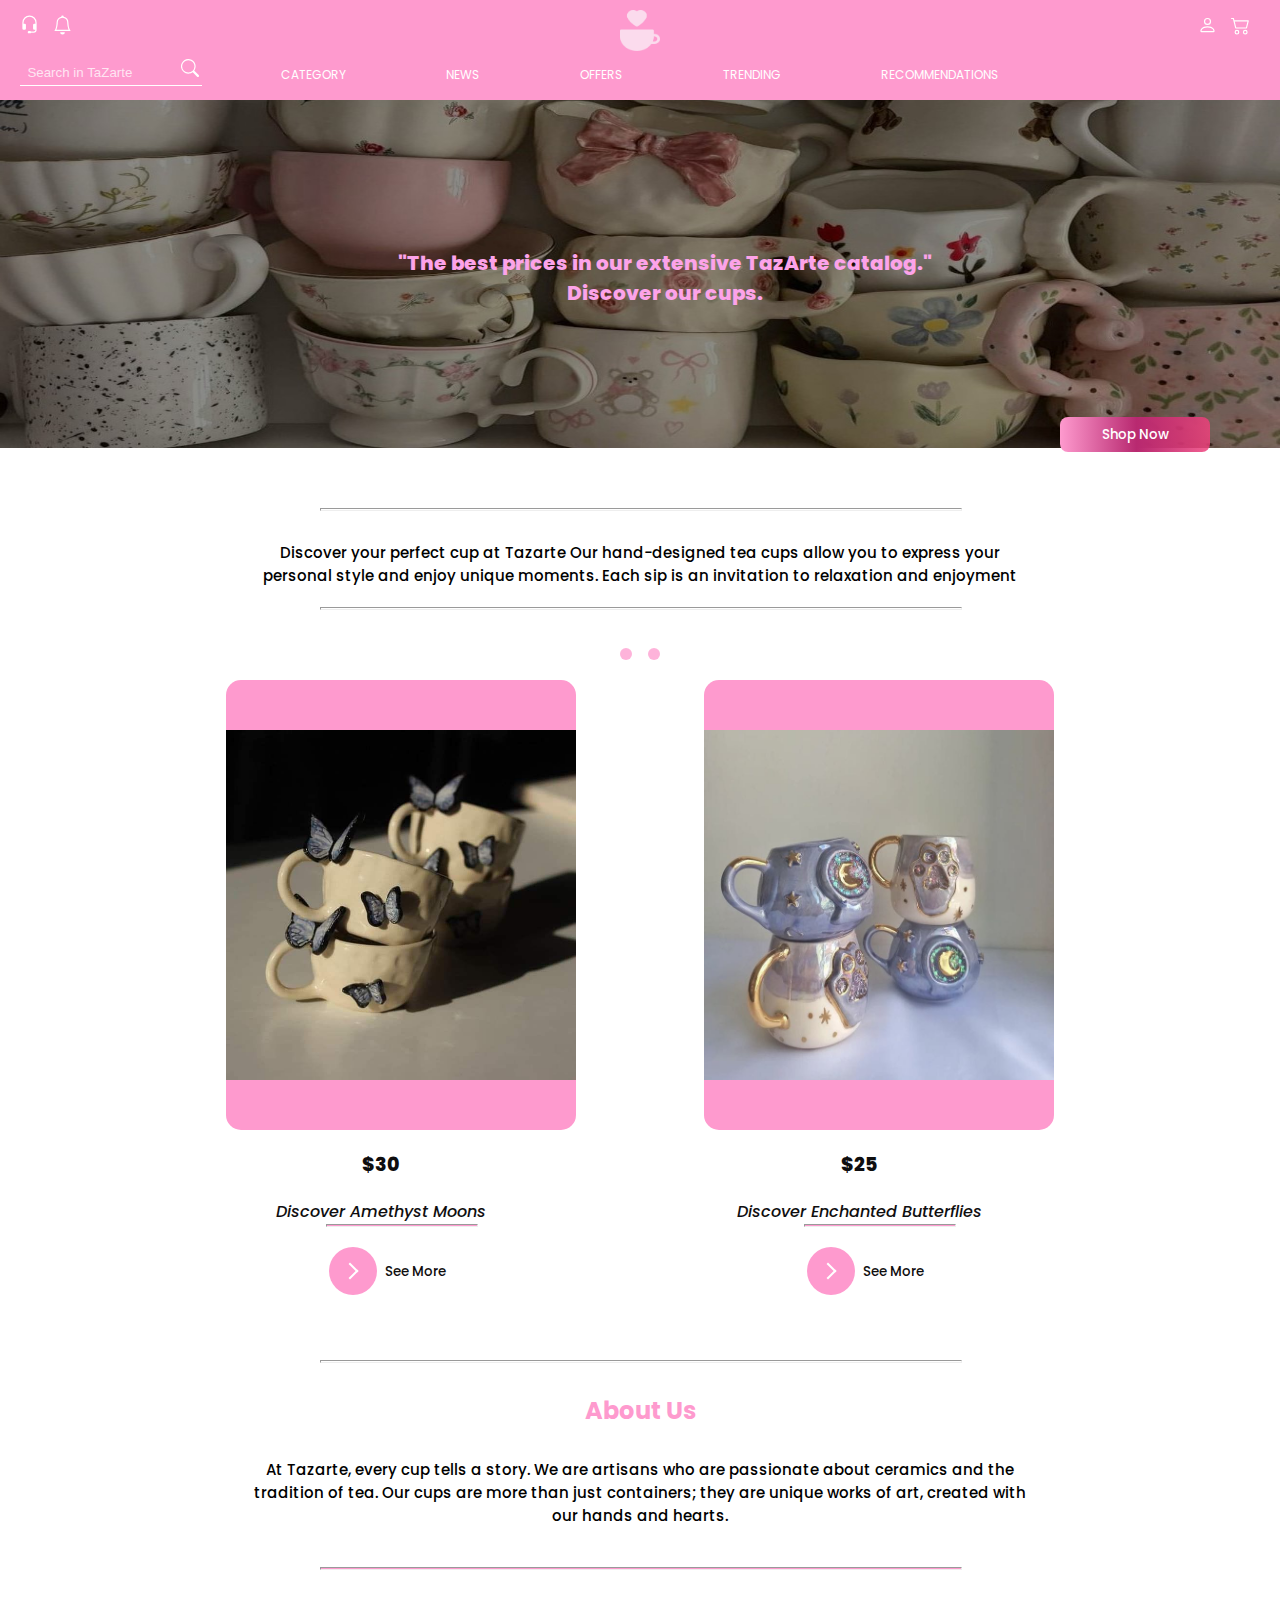
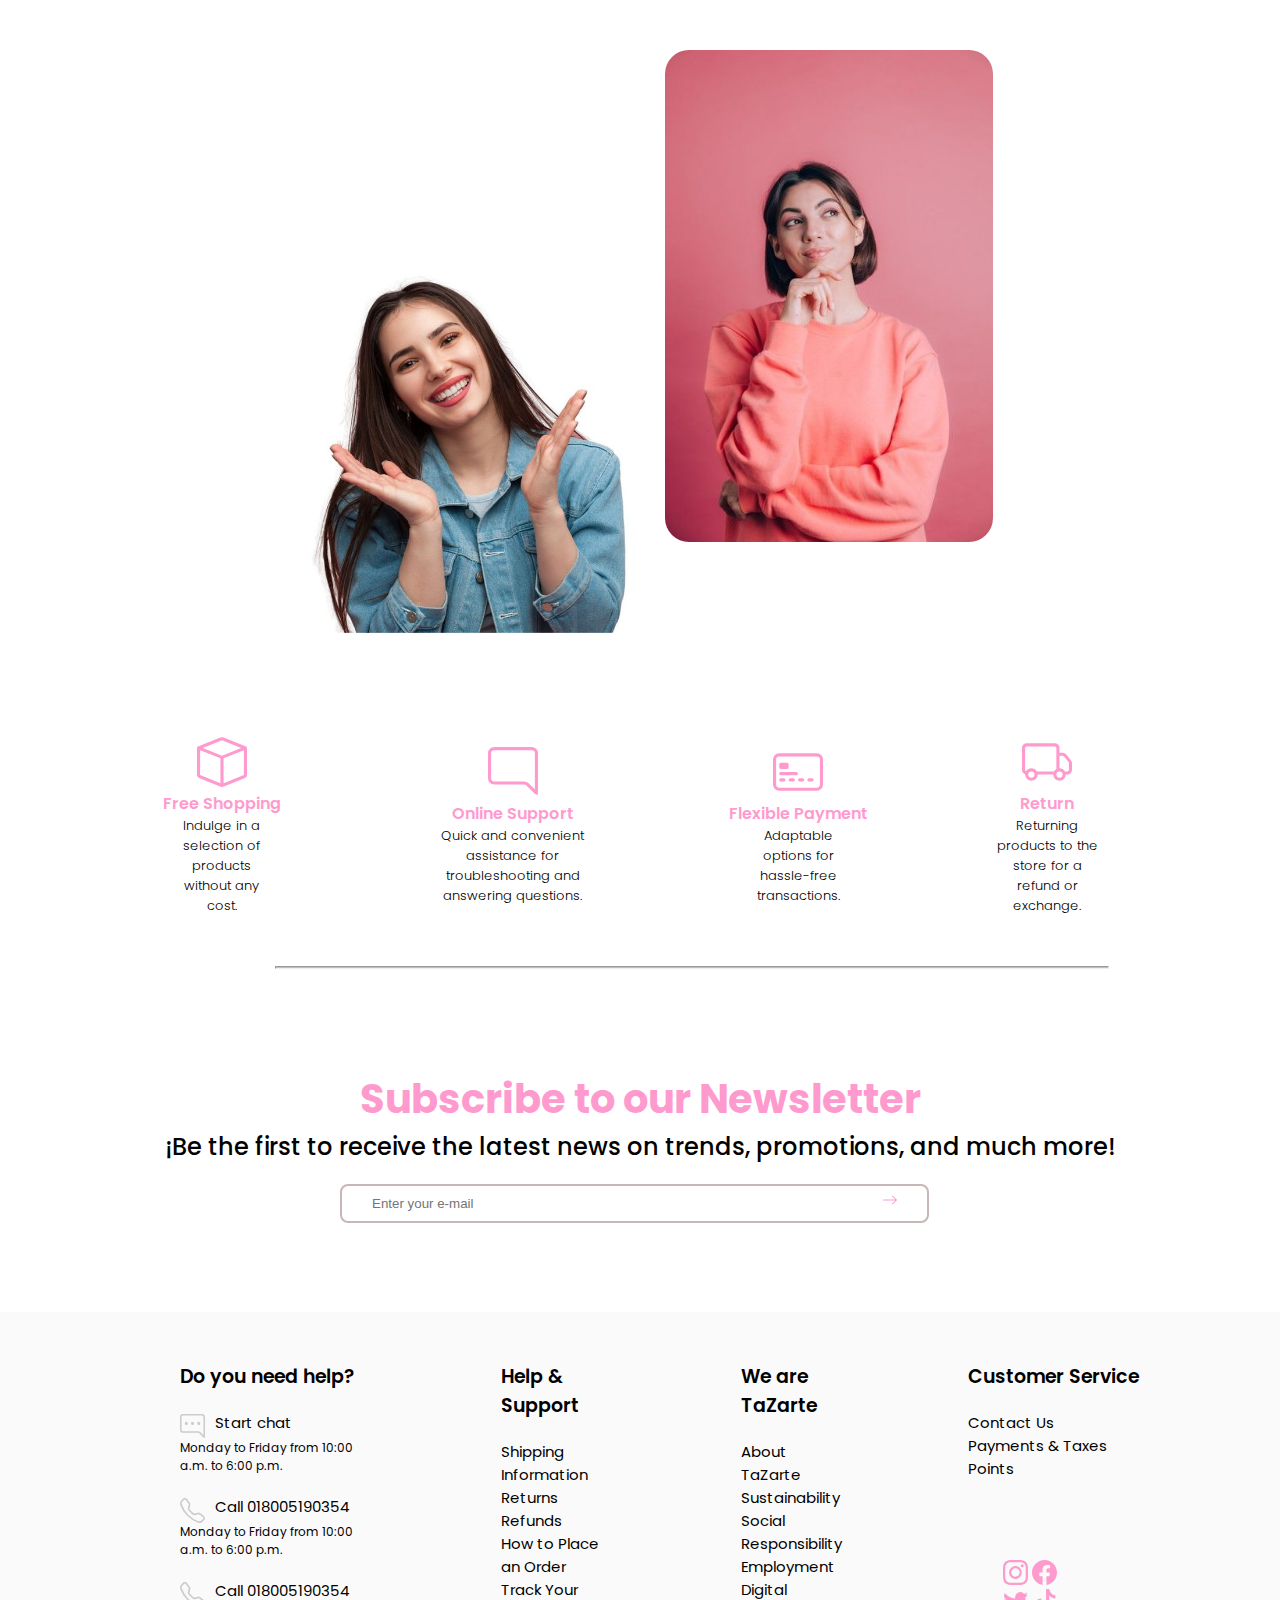
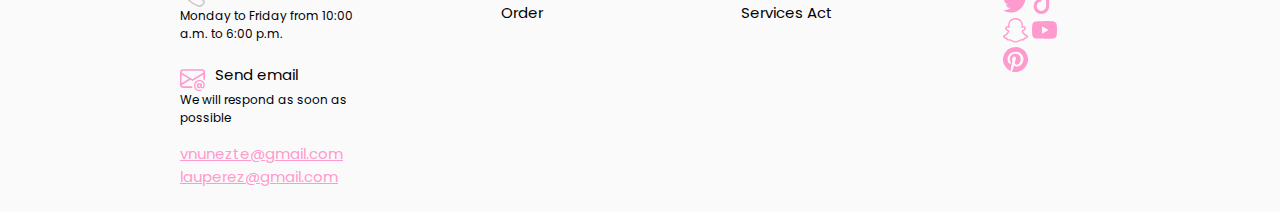
<file: E.FINAL/index.html>
<!DOCTYPE html>
<html lang="en">
<head>
    <meta charset="UTF-8">
    <meta name="viewport" content="width=device-width, initial-scale=1.0">
    <title>TazArte</title>
    <link rel="preconnect" href="https://fonts.googleapis.com">
    <link rel="preconnect" href="https://fonts.gstatic.com" crossorigin>
    <link href="https://fonts.googleapis.com/css2?family=Poppins:ital,wght@0,100;0,200;0,300;0,400;0,500;0,600;0,700;0,800;0,900;1,100;1,200;1,300;1,400;1,500;1,600;1,700;1,800;1,900&display=swap" rel="stylesheet">
    <link rel="stylesheet" href="Landingpage/index.css">
</head>
<body>
    <div class="informacion">
        <header> 
            <nav class="navigation"> 
                <div class="icons">
                    <div class="icon-service">
                        <svg xmlns="http://www.w3.org/2000/svg" width="16" height="16" fill="currentColor" class="bi bi-headset" viewBox="0 0 16 16">
                            <path d="M8 1a5 5 0 0 0-5 5v1h1a1 1 0 0 1 1 1v3a1 1 0 0 1-1 1H3a1 1 0 0 1-1-1V6a6 6 0 1 1 12 0v6a2.5 2.5 0 0 1-2.5 2.5H9.366a1 1 0 0 1-.866.5h-1a1 1 0 1 1 0-2h1a1 1 0 0 1 .866.5H11.5A1.5 1.5 0 0 0 13 12h-1a1 1 0 0 1-1-1V8a1 1 0 0 1 1-1h1V6a5 5 0 0 0-5-5"/>
                        </svg>
                        <svg xmlns="http://www.w3.org/2000/svg" width="16" height="16" fill="currentColor" class="bi bi-bell" viewBox="0 0 16 16">
                            <path d="M8 16a2 2 0 0 0 2-2H6a2 2 0 0 0 2 2M8 1.918l-.797.161A4 4 0 0 0 4 6c0 .628-.134 2.197-.459 3.742-.16.767-.376 1.566-.663 2.258h10.244c-.287-.692-.502-1.49-.663-2.258C12.134 8.197 12 6.628 12 6a4 4 0 0 0-3.203-3.92zM14.22 12c.223.447.481.801.78 1H1c.299-.199.557-.553.78-1C2.68 10.2 3 6.88 3 6c0-2.42 1.72-4.44 4.005-4.901a1 1 0 1 1 1.99 0A5 5 0 0 1 13 6c0 .88.32 4.2 1.22 6"/>
                        </svg>
                    </div>
                    <div class="logo">
                        <img onclick="redirectToIndex()" src="./Landingpage/CUSTOM-Group_1_.png"alt="logo">
                    </div> 
                    <div class="icon-user">
                        <svg onclick="redirectToLogin()" xmlns="http://www.w3.org/2000/svg" width="16" height="16" fill="currentColor" class="bi bi-person" viewBox="0 0 16 16">
                            <path d="M8 8a3 3 0 1 0 0-6 3 3 0 0 0 0 6m2-3a2 2 0 1 1-4 0 2 2 0 0 1 4 0m4 8c0 1-1 1-1 1H3s-1 0-1-1 1-4 6-4 6 3 6 4m-1-.004c-.001-.246-.154-.986-.832-1.664C11.516 10.68 10.289 10 8 10s-3.516.68-4.168 1.332c-.678.678-.83 1.418-.832 1.664z"/>
                        </svg>
                        <svg onclick="redirectToFavorite()" id="icono-carro" xmlns="http://www.w3.org/2000/svg" width="16" height="16" fill="currentColor" class="bi bi-cart2" viewBox="0 0 16 16">
                            <path d="M0 2.5A.5.5 0 0 1 .5 2H2a.5.5 0 0 1 .485.379L2.89 4H14.5a.5.5 0 0 1 .485.621l-1.5 6A.5.5 0 0 1 13 11H4a.5.5 0 0 1-.485-.379L1.61 3H.5a.5.5 0 0 1-.5-.5M3.14 5l1.25 5h8.22l1.25-5zM5 13a1 1 0 1 0 0 2 1 1 0 0 0 0-2m-2 1a2 2 0 1 1 4 0 2 2 0 0 1-4 0m9-1a1 1 0 1 0 0 2 1 1 0 0 0 0-2m-2 1a2 2 0 1 1 4 0 2 2 0 0 1-4 0"/>
                        </svg>
                    </div>   
                </div> 
                <div class="busqueda">  
                    <div class="menu">
                        <ul>
                            <li class="category"><a>Category</a>
                                <ul class="submenu"> 
                                    <li><a onclick="redirectToModerns()">Moderns</a></li>
                                    <li id="Taza"><a onclick="redirectToFantasy()">Fantasy</a></li>
                                </ul>
                            </li>
                            <li><a onclick="redirectToNews()" href="#">News</a></li>
                            <li><a onclick="redirectToOffers()" href="#">Offers</a></li>
                            <li><a onclick="redirectToTrendings()" href="#">Trending</a></li>
                            <li><a onclick="redirectToRecommendatios()" href="#">Recommendations</a></li>
                        </ul>
                    </div> 
                    <div class="barra_busqueda">
                        <input type="text" placeholder="  Search in TaZarte">
                        <svg id="search" xmlns="http://www.w3.org/2000/svg" width="16" height="16" fill="currentColor" class="bi bi-search" viewBox="0 0 16 16">
                            <path d="M11.742 10.344a6.5 6.5 0 1 0-1.397 1.398h-.001q.044.06.098.115l3.85 3.85a1 1 0 0 0 1.415-1.414l-3.85-3.85a1 1 0 0 0-.115-.1zM12 6.5a5.5 5.5 0 1 1-11 0 5.5 5.5 0 0 1 11 0"/>
                        </svg>
                    </div>
                </div>  
            </nav>
        </header>
        <section class="container">
            <div class="slider-wrapperr">
                <div class="slider">
                    <img id="slide-1" src="./Landingpage/imagen1.1.jpeg" alt="">
                    <img id="slide-2" src="./Landingpage/imagen2.2.jpeg" alt="">
                    
                </div>
                <div class="button1">
                    <button onclick="redirectToMain()"><span></span>Shop Now</button>
                </div>
                <div class="slider-nav">
                    <a href="#slide-1"></a>
                    <a href="#slide-2"></a>
            
                </div>
            </div>  
            <p class="puclicity">"The best prices in our extensive TazArte catalog." <br>Discover our cups.</p>         
        </section>
        <div>
            <hr class="lineahorizontal">
            <p id="parrafo1">Discover your perfect cup at Tazarte Our hand-designed tea cups allow you to express your personal style and enjoy unique moments. Each sip is an invitation to relaxation and enjoyment </p>
            <hr id="linea">
        </div>
        <section class="Productos"  id="seccion-productos">
           
        </section> 
       
        <div class="about-us">
            <hr class="lineahorizontal" id="line2">
            <p id="title-us">About Us</p>
            <p id="parrafo2">At Tazarte, every cup tells a story. We are artisans who are passionate about ceramics and the tradition of tea. Our cups are more than just containers; they are unique works of art, created with our hands and hearts. </p>
            <hr id="linea2">
        </div>
        <section class="container2">
            <div class="card_container ">
                <article id="people-1" class="card_article">
                    <img class="card_ft" src="./Landingpage/persona.png" alt="">
                    <div class="card_data">
                        <span class="card_description">A passionate and knowledgeable tea specialist dedicated to providing an exceptional online experience for tea enthusiasts.</span>
                        <h2 class="card_title">Vanessa Nuñez</h2></h2>
                        <a href="#" class="card_button">Read More</a>
                    </div>
                </article>
                <article id="people-2" class="card_article">
                    <img class="card_ft" src="./Landingpage/persona2.png" alt="">
                    <div class="card_data">
                        <span class="card_description">A passionate customer experience specialist with a background in tea varieties and customer relations, committed to delivering an exceptional experience for our customers.</span>
                        <h2 class="card_title">Laura Perez</h2></h2>
                        <a href="#" class="card_button">Read More</a>
                    </div>
                </article>
                
            </div>

        </section>
        <section class="support">
            <div class="shopping">
                <svg xmlns="http://www.w3.org/2000/svg" width="16" height="16" fill="currentColor" class="bi bi-box" viewBox="0 0 16 16">
                    <path d="M8.186 1.113a.5.5 0 0 0-.372 0L1.846 3.5 8 5.961 14.154 3.5zM15 4.239l-6.5 2.6v7.922l6.5-2.6V4.24zM7.5 14.762V6.838L1 4.239v7.923zM7.443.184a1.5 1.5 0 0 1 1.114 0l7.129 2.852A.5.5 0 0 1 16 3.5v8.662a1 1 0 0 1-.629.928l-7.185 2.874a.5.5 0 0 1-.372 0L.63 13.09a1 1 0 0 1-.63-.928V3.5a.5.5 0 0 1 .314-.464z"/>
                </svg>
                <p class="titleshop">Free Shopping</p>
                <p class="description_shop">Indulge in a selection of products without any cost.</p>
            </div>
            <div class="target">
                <svg xmlns="http://www.w3.org/2000/svg" width="16" height="16" fill="currentColor" class="bi bi-chat-right" viewBox="0 0 16 16">
                    <path d="M2 1a1 1 0 0 0-1 1v8a1 1 0 0 0 1 1h9.586a2 2 0 0 1 1.414.586l2 2V2a1 1 0 0 0-1-1zm12-1a2 2 0 0 1 2 2v12.793a.5.5 0 0 1-.854.353l-2.853-2.853a1 1 0 0 0-.707-.293H2a2 2 0 0 1-2-2V2a2 2 0 0 1 2-2z"/>
                </svg>
                <p class="titleshop">Online Support</p>
                <p class="description_shop">Quick and convenient assistance for troubleshooting and answering questions.</p>
            </div>
            <div class="card">
                <svg xmlns="http://www.w3.org/2000/svg" width="16" height="16" fill="currentColor" class="bi bi-credit-card-2-front" viewBox="0 0 16 16">
                    <path d="M14 3a1 1 0 0 1 1 1v8a1 1 0 0 1-1 1H2a1 1 0 0 1-1-1V4a1 1 0 0 1 1-1zM2 2a2 2 0 0 0-2 2v8a2 2 0 0 0 2 2h12a2 2 0 0 0 2-2V4a2 2 0 0 0-2-2z"/>
                    <path d="M2 5.5a.5.5 0 0 1 .5-.5h2a.5.5 0 0 1 .5.5v1a.5.5 0 0 1-.5.5h-2a.5.5 0 0 1-.5-.5zm0 3a.5.5 0 0 1 .5-.5h5a.5.5 0 0 1 0 1h-5a.5.5 0 0 1-.5-.5m0 2a.5.5 0 0 1 .5-.5h1a.5.5 0 0 1 0 1h-1a.5.5 0 0 1-.5-.5m3 0a.5.5 0 0 1 .5-.5h1a.5.5 0 0 1 0 1h-1a.5.5 0 0 1-.5-.5m3 0a.5.5 0 0 1 .5-.5h1a.5.5 0 0 1 0 1h-1a.5.5 0 0 1-.5-.5m3 0a.5.5 0 0 1 .5-.5h1a.5.5 0 0 1 0 1h-1a.5.5 0 0 1-.5-.5"/>
                </svg>
                <p class="titleshop">Flexible Payment</p>
                <p class="description_shop">Adaptable options for hassle-free transactions.</p>
            </div>
            <div class="car">
                <svg xmlns="http://www.w3.org/2000/svg" width="16" height="16" fill="currentColor" class="bi bi-truck" viewBox="0 0 16 16">
                    <path d="M0 3.5A1.5 1.5 0 0 1 1.5 2h9A1.5 1.5 0 0 1 12 3.5V5h1.02a1.5 1.5 0 0 1 1.17.563l1.481 1.85a1.5 1.5 0 0 1 .329.938V10.5a1.5 1.5 0 0 1-1.5 1.5H14a2 2 0 1 1-4 0H5a2 2 0 1 1-3.998-.085A1.5 1.5 0 0 1 0 10.5zm1.294 7.456A2 2 0 0 1 4.732 11h5.536a2 2 0 0 1 .732-.732V3.5a.5.5 0 0 0-.5-.5h-9a.5.5 0 0 0-.5.5v7a.5.5 0 0 0 .294.456M12 10a2 2 0 0 1 1.732 1h.768a.5.5 0 0 0 .5-.5V8.35a.5.5 0 0 0-.11-.312l-1.48-1.85A.5.5 0 0 0 13.02 6H12zm-9 1a1 1 0 1 0 0 2 1 1 0 0 0 0-2m9 0a1 1 0 1 0 0 2 1 1 0 0 0 0-2"/>
                </svg>
                <p class="titleshop">Return</p>
                <p class="description_shop">Returning products to the store for a refund or exchange.</p>
            </div>
        </section>
        <hr id="linea3">
        <section class="events">
            <p id="newsletter">Subscribe to our Newsletter</p>
            <p id="trends-news">¡Be the first to receive the latest news on trends, promotions, and much more!</p>
            <form id="newsletterForm">
                <input id="forminpt" type="email" placeholder="Enter your e-mail">
            </form>
            
                <div class="icono-boton" id="submitBtn">
                    <svg xmlns="http://www.w3.org/2000/svg" width="16" height="16" fill="currentColor" class="bi bi-arrow-right" viewBox="0 0 16 16">
                        <path fill-rule="evenodd" d="M1 8a.5.5 0 0 1 .5-.5h11.793l-3.147-3.146a.5.5 0 0 1 .708-.708l4 4a.5.5 0 0 1 0 .708l-4 4a.5.5 0 0 1-.708-.708L13.293 8.5H1.5A.5.5 0 0 1 1 8"/>
                    </svg>
                </div>
            <p id="successMessage" style="display: none; color: #e69ec5;">Form submitted successfully!</p>
        </section>
        <footer>
            <div class="contact-1">
                <div>
                    <p class="title-contact">Do you need help?</p>
                    <div class="sub-contact">
                        <svg xmlns="http://www.w3.org/2000/svg" width="16" height="16" fill="currentColor" class="bi bi-chat-right-dots" viewBox="0 0 16 16">
                            <path d="M2 1a1 1 0 0 0-1 1v8a1 1 0 0 0 1 1h9.586a2 2 0 0 1 1.414.586l2 2V2a1 1 0 0 0-1-1zm12-1a2 2 0 0 1 2 2v12.793a.5.5 0 0 1-.854.353l-2.853-2.853a1 1 0 0 0-.707-.293H2a2 2 0 0 1-2-2V2a2 2 0 0 1 2-2z"/>
                            <path d="M5 6a1 1 0 1 1-2 0 1 1 0 0 1 2 0m4 0a1 1 0 1 1-2 0 1 1 0 0 1 2 0m4 0a1 1 0 1 1-2 0 1 1 0 0 1 2 0"/>
                        </svg>
                        <p class="subtitle">Start chat</p>
                    </div>
                    <p class="info">Monday to Friday from 10:00 a.m. to 6:00 p.m.</p>
                </div>
                <div class="sub-contact">
                    <svg xmlns="http://www.w3.org/2000/svg" width="16" height="16" fill="currentColor" class="bi bi-telephone" viewBox="0 0 16 16">
                        <path d="M3.654 1.328a.678.678 0 0 0-1.015-.063L1.605 2.3c-.483.484-.661 1.169-.45 1.77a17.6 17.6 0 0 0 4.168 6.608 17.6 17.6 0 0 0 6.608 4.168c.601.211 1.286.033 1.77-.45l1.034-1.034a.678.678 0 0 0-.063-1.015l-2.307-1.794a.68.68 0 0 0-.58-.122l-2.19.547a1.75 1.75 0 0 1-1.657-.459L5.482 8.062a1.75 1.75 0 0 1-.46-1.657l.548-2.19a.68.68 0 0 0-.122-.58zM1.884.511a1.745 1.745 0 0 1 2.612.163L6.29 2.98c.329.423.445.974.315 1.494l-.547 2.19a.68.68 0 0 0 .178.643l2.457 2.457a.68.68 0 0 0 .644.178l2.189-.547a1.75 1.75 0 0 1 1.494.315l2.306 1.794c.829.645.905 1.87.163 2.611l-1.034 1.034c-.74.74-1.846 1.065-2.877.702a18.6 18.6 0 0 1-7.01-4.42 18.6 18.6 0 0 1-4.42-7.009c-.362-1.03-.037-2.137.703-2.877z"/>
                    </svg>
                    <p class="subtitle">Call 018005190354</p>
                </div>
                <p class="info">Monday to Friday from 10:00 a.m. to 6:00 p.m.</p>
                <div class="sub-contact">
                    <svg xmlns="http://www.w3.org/2000/svg" width="16" height="16" fill="currentColor" class="bi bi-telephone" viewBox="0 0 16 16">
                        <path d="M3.654 1.328a.678.678 0 0 0-1.015-.063L1.605 2.3c-.483.484-.661 1.169-.45 1.77a17.6 17.6 0 0 0 4.168 6.608 17.6 17.6 0 0 0 6.608 4.168c.601.211 1.286.033 1.77-.45l1.034-1.034a.678.678 0 0 0-.063-1.015l-2.307-1.794a.68.68 0 0 0-.58-.122l-2.19.547a1.75 1.75 0 0 1-1.657-.459L5.482 8.062a1.75 1.75 0 0 1-.46-1.657l.548-2.19a.68.68 0 0 0-.122-.58zM1.884.511a1.745 1.745 0 0 1 2.612.163L6.29 2.98c.329.423.445.974.315 1.494l-.547 2.19a.68.68 0 0 0 .178.643l2.457 2.457a.68.68 0 0 0 .644.178l2.189-.547a1.75 1.75 0 0 1 1.494.315l2.306 1.794c.829.645.905 1.87.163 2.611l-1.034 1.034c-.74.74-1.846 1.065-2.877.702a18.6 18.6 0 0 1-7.01-4.42 18.6 18.6 0 0 1-4.42-7.009c-.362-1.03-.037-2.137.703-2.877z"/>
                    </svg>
                    <p class="subtitle">Call 018005190354</p>
                </div>
                <p class="info">Monday to Friday from 10:00 a.m. to 6:00 p.m.</p>
                <div class="sub-contact email">
                    <svg xmlns="http://www.w3.org/2000/svg" width="16" height="16" fill="currentColor" class="bi bi-envelope-at" viewBox="0 0 16 16">
                        <path d="M2 2a2 2 0 0 0-2 2v8.01A2 2 0 0 0 2 14h5.5a.5.5 0 0 0 0-1H2a1 1 0 0 1-.966-.741l5.64-3.471L8 9.583l7-4.2V8.5a.5.5 0 0 0 1 0V4a2 2 0 0 0-2-2zm3.708 6.208L1 11.105V5.383zM1 4.217V4a1 1 0 0 1 1-1h12a1 1 0 0 1 1 1v.217l-7 4.2z"/>
                        <path d="M14.247 14.269c1.01 0 1.587-.857 1.587-2.025v-.21C15.834 10.43 14.64 9 12.52 9h-.035C10.42 9 9 10.36 9 12.432v.214C9 14.82 10.438 16 12.358 16h.044c.594 0 1.018-.074 1.237-.175v-.73c-.245.11-.673.18-1.18.18h-.044c-1.334 0-2.571-.788-2.571-2.655v-.157c0-1.657 1.058-2.724 2.64-2.724h.04c1.535 0 2.484 1.05 2.484 2.326v.118c0 .975-.324 1.39-.639 1.39-.232 0-.41-.148-.41-.42v-2.19h-.906v.569h-.03c-.084-.298-.368-.63-.954-.63-.778 0-1.259.555-1.259 1.4v.528c0 .892.49 1.434 1.26 1.434.471 0 .896-.227 1.014-.643h.043c.118.42.617.648 1.12.648m-2.453-1.588v-.227c0-.546.227-.791.573-.791.297 0 .572.192.572.708v.367c0 .573-.253.744-.564.744-.354 0-.581-.215-.581-.8Z"/>
                    </svg>
                    <p class="subtitle">Send email</p>
                </div>
                <p class="info">We will respond as soon as possible</p>
                <a class="emails" href="#">vnunezte@gmail.com</a><br>
                <a class="emails" href="#">lauperez@gmail.com</a>
             </div>
             
             <div class="contact-2">
                <p class="title-contact">Help & Support</p>
                <div class="parraf">
                    <p>Shipping Information</p>
                    <p>Returns</p>
                    <p>Refunds</p>
                    <p>How to Place an Order</p>
                    <p>Track Your Order</p>
            </div>
             </div>
             <div class="contact-3">
                <p class="title-contact">We are TaZarte</p>
                <div class="parraf">
                    <p>About TaZarte</p>
                    <p>Sustainability</p>
                    <p>Social Responsibility</p>
                    <p>Employment</p>
                    <p>Digital Services Act</p>
            </div>
             </div>
             <div class="contact-4">
                <p class="title-contact">Customer Service</p>
                <div class="parraf">
                    <p>Contact Us</p>
                    <p>Payments & Taxes</p>
                    <p>Points</p>
                </div>
                <div class="icon-redsocial">
                    <svg xmlns="http://www.w3.org/2000/svg" width="16" height="16" fill="currentColor" class="bi bi-instagram" viewBox="0 0 16 16">
                        <path d="M8 0C5.829 0 5.556.01 4.703.048 3.85.088 3.269.222 2.76.42a3.9 3.9 0 0 0-1.417.923A3.9 3.9 0 0 0 .42 2.76C.222 3.268.087 3.85.048 4.7.01 5.555 0 5.827 0 8.001c0 2.172.01 2.444.048 3.297.04.852.174 1.433.372 1.942.205.526.478.972.923 1.417.444.445.89.719 1.416.923.51.198 1.09.333 1.942.372C5.555 15.99 5.827 16 8 16s2.444-.01 3.298-.048c.851-.04 1.434-.174 1.943-.372a3.9 3.9 0 0 0 1.416-.923c.445-.445.718-.891.923-1.417.197-.509.332-1.09.372-1.942C15.99 10.445 16 10.173 16 8s-.01-2.445-.048-3.299c-.04-.851-.175-1.433-.372-1.941a3.9 3.9 0 0 0-.923-1.417A3.9 3.9 0 0 0 13.24.42c-.51-.198-1.092-.333-1.943-.372C10.443.01 10.172 0 7.998 0zm-.717 1.442h.718c2.136 0 2.389.007 3.232.046.78.035 1.204.166 1.486.275.373.145.64.319.92.599s.453.546.598.92c.11.281.24.705.275 1.485.039.843.047 1.096.047 3.231s-.008 2.389-.047 3.232c-.035.78-.166 1.203-.275 1.485a2.5 2.5 0 0 1-.599.919c-.28.28-.546.453-.92.598-.28.11-.704.24-1.485.276-.843.038-1.096.047-3.232.047s-2.39-.009-3.233-.047c-.78-.036-1.203-.166-1.485-.276a2.5 2.5 0 0 1-.92-.598 2.5 2.5 0 0 1-.6-.92c-.109-.281-.24-.705-.275-1.485-.038-.843-.046-1.096-.046-3.233s.008-2.388.046-3.231c.036-.78.166-1.204.276-1.486.145-.373.319-.64.599-.92s.546-.453.92-.598c.282-.11.705-.24 1.485-.276.738-.034 1.024-.044 2.515-.045zm4.988 1.328a.96.96 0 1 0 0 1.92.96.96 0 0 0 0-1.92m-4.27 1.122a4.109 4.109 0 1 0 0 8.217 4.109 4.109 0 0 0 0-8.217m0 1.441a2.667 2.667 0 1 1 0 5.334 2.667 2.667 0 0 1 0-5.334"/>
                    </svg>
                    <svg xmlns="http://www.w3.org/2000/svg" width="16" height="16" fill="currentColor" class="bi bi-facebook" viewBox="0 0 16 16">
                        <path d="M16 8.049c0-4.446-3.582-8.05-8-8.05C3.58 0-.002 3.603-.002 8.05c0 4.017 2.926 7.347 6.75 7.951v-5.625h-2.03V8.05H6.75V6.275c0-2.017 1.195-3.131 3.022-3.131.876 0 1.791.157 1.791.157v1.98h-1.009c-.993 0-1.303.621-1.303 1.258v1.51h2.218l-.354 2.326H9.25V16c3.824-.604 6.75-3.934 6.75-7.951"/>
                    </svg>
                    <svg xmlns="http://www.w3.org/2000/svg" width="16" height="16" fill="currentColor" class="bi bi-twitter" viewBox="0 0 16 16">
                        <path d="M5.026 15c6.038 0 9.341-5.003 9.341-9.334q.002-.211-.006-.422A6.7 6.7 0 0 0 16 3.542a6.7 6.7 0 0 1-1.889.518 3.3 3.3 0 0 0 1.447-1.817 6.5 6.5 0 0 1-2.087.793A3.286 3.286 0 0 0 7.875 6.03a9.32 9.32 0 0 1-6.767-3.429 3.29 3.29 0 0 0 1.018 4.382A3.3 3.3 0 0 1 .64 6.575v.045a3.29 3.29 0 0 0 2.632 3.218 3.2 3.2 0 0 1-.865.115 3 3 0 0 1-.614-.057 3.28 3.28 0 0 0 3.067 2.277A6.6 6.6 0 0 1 .78 13.58a6 6 0 0 1-.78-.045A9.34 9.34 0 0 0 5.026 15"/>
                    </svg>
                    <svg xmlns="http://www.w3.org/2000/svg" width="16" height="16" fill="currentColor" class="bi bi-tiktok" viewBox="0 0 16 16">
                        <path d="M9 0h1.98c.144.715.54 1.617 1.235 2.512C12.895 3.389 13.797 4 15 4v2c-1.753 0-3.07-.814-4-1.829V11a5 5 0 1 1-5-5v2a3 3 0 1 0 3 3z"/>
                    </svg>
                    <svg xmlns="http://www.w3.org/2000/svg" width="16" height="16" fill="currentColor" class="bi bi-snapchat" viewBox="0 0 16 16">
                        <path d="M15.943 11.526c-.111-.303-.323-.465-.564-.599a1 1 0 0 0-.123-.064l-.219-.111c-.752-.399-1.339-.902-1.746-1.498a3.4 3.4 0 0 1-.3-.531c-.034-.1-.032-.156-.008-.207a.3.3 0 0 1 .097-.1c.129-.086.262-.173.352-.231.162-.104.289-.187.371-.245.309-.216.525-.446.66-.702a1.4 1.4 0 0 0 .069-1.16c-.205-.538-.713-.872-1.329-.872a1.8 1.8 0 0 0-.487.065c.006-.368-.002-.757-.035-1.139-.116-1.344-.587-2.048-1.077-2.61a4.3 4.3 0 0 0-1.095-.881C9.764.216 8.92 0 7.999 0s-1.76.216-2.505.641c-.412.232-.782.53-1.097.883-.49.562-.96 1.267-1.077 2.61-.033.382-.04.772-.036 1.138a1.8 1.8 0 0 0-.487-.065c-.615 0-1.124.335-1.328.873a1.4 1.4 0 0 0 .067 1.161c.136.256.352.486.66.701.082.058.21.14.371.246l.339.221a.4.4 0 0 1 .109.11c.026.053.027.11-.012.217a3.4 3.4 0 0 1-.295.52c-.398.583-.968 1.077-1.696 1.472-.385.204-.786.34-.955.8-.128.348-.044.743.28 1.075q.18.189.409.31a4.4 4.4 0 0 0 1 .4.7.7 0 0 1 .202.09c.118.104.102.26.259.488q.12.178.296.3c.33.229.701.243 1.095.258.355.014.758.03 1.217.18.19.064.389.186.618.328.55.338 1.305.802 2.566.802 1.262 0 2.02-.466 2.576-.806.227-.14.424-.26.609-.321.46-.152.863-.168 1.218-.181.393-.015.764-.03 1.095-.258a1.14 1.14 0 0 0 .336-.368c.114-.192.11-.327.217-.42a.6.6 0 0 1 .19-.087 4.5 4.5 0 0 0 1.014-.404c.16-.087.306-.2.429-.336l.004-.005c.304-.325.38-.709.256-1.047m-1.121.602c-.684.378-1.139.337-1.493.565-.3.193-.122.61-.34.76-.269.186-1.061-.012-2.085.326-.845.279-1.384 1.082-2.903 1.082s-2.045-.801-2.904-1.084c-1.022-.338-1.816-.14-2.084-.325-.218-.15-.041-.568-.341-.761-.354-.228-.809-.187-1.492-.563-.436-.24-.189-.39-.044-.46 2.478-1.199 2.873-3.05 2.89-3.188.022-.166.045-.297-.138-.466-.177-.164-.962-.65-1.18-.802-.36-.252-.52-.503-.402-.812.082-.214.281-.295.49-.295a1 1 0 0 1 .197.022c.396.086.78.285 1.002.338q.04.01.082.011c.118 0 .16-.06.152-.195-.026-.433-.087-1.277-.019-2.066.094-1.084.444-1.622.859-2.097.2-.229 1.137-1.22 2.93-1.22 1.792 0 2.732.987 2.931 1.215.416.475.766 1.013.859 2.098.068.788.009 1.632-.019 2.065-.01.142.034.195.152.195a.4.4 0 0 0 .082-.01c.222-.054.607-.253 1.002-.338a1 1 0 0 1 .197-.023c.21 0 .409.082.49.295.117.309-.04.56-.401.812-.218.152-1.003.638-1.18.802-.184.169-.16.3-.139.466.018.14.413 1.991 2.89 3.189.147.073.394.222-.041.464"/>
                    </svg>
                    <svg xmlns="http://www.w3.org/2000/svg" width="16" height="16" fill="currentColor" class="bi bi-youtube" viewBox="0 0 16 16">
                        <path d="M8.051 1.999h.089c.822.003 4.987.033 6.11.335a2.01 2.01 0 0 1 1.415 1.42c.101.38.172.883.22 1.402l.01.104.022.26.008.104c.065.914.073 1.77.074 1.957v.075c-.001.194-.01 1.108-.082 2.06l-.008.105-.009.104c-.05.572-.124 1.14-.235 1.558a2.01 2.01 0 0 1-1.415 1.42c-1.16.312-5.569.334-6.18.335h-.142c-.309 0-1.587-.006-2.927-.052l-.17-.006-.087-.004-.171-.007-.171-.007c-1.11-.049-2.167-.128-2.654-.26a2.01 2.01 0 0 1-1.415-1.419c-.111-.417-.185-.986-.235-1.558L.09 9.82l-.008-.104A31 31 0 0 1 0 7.68v-.123c.002-.215.01-.958.064-1.778l.007-.103.003-.052.008-.104.022-.26.01-.104c.048-.519.119-1.023.22-1.402a2.01 2.01 0 0 1 1.415-1.42c.487-.13 1.544-.21 2.654-.26l.17-.007.172-.006.086-.003.171-.007A100 100 0 0 1 7.858 2zM6.4 5.209v4.818l4.157-2.408z"/>
                    </svg>
                    <svg xmlns="http://www.w3.org/2000/svg" width="16" height="16" fill="currentColor" class="bi bi-pinterest" viewBox="0 0 16 16">
                        <path d="M8 0a8 8 0 0 0-2.915 15.452c-.07-.633-.134-1.606.027-2.297.146-.625.938-3.977.938-3.977s-.239-.479-.239-1.187c0-1.113.645-1.943 1.448-1.943.682 0 1.012.512 1.012 1.127 0 .686-.437 1.712-.663 2.663-.188.796.4 1.446 1.185 1.446 1.422 0 2.515-1.5 2.515-3.664 0-1.915-1.377-3.254-3.342-3.254-2.276 0-3.612 1.707-3.612 3.471 0 .688.265 1.425.595 1.826a.24.24 0 0 1 .056.23c-.061.252-.196.796-.222.907-.035.146-.116.177-.268.107-1-.465-1.624-1.926-1.624-3.1 0-2.523 1.834-4.84 5.286-4.84 2.775 0 4.932 1.977 4.932 4.62 0 2.757-1.739 4.976-4.151 4.976-.811 0-1.573-.421-1.834-.919l-.498 1.902c-.181.695-.669 1.566-.995 2.097A8 8 0 1 0 8 0"/>
                    </svg>
                </div>
    
             </div>
        </footer>
    </div>  
    <script src="data.js"></script>
    <script src="./Landingpage/product.js"></script>
    <script src="./Landingpage/index.js"></script>
</body>
</html>
</file>
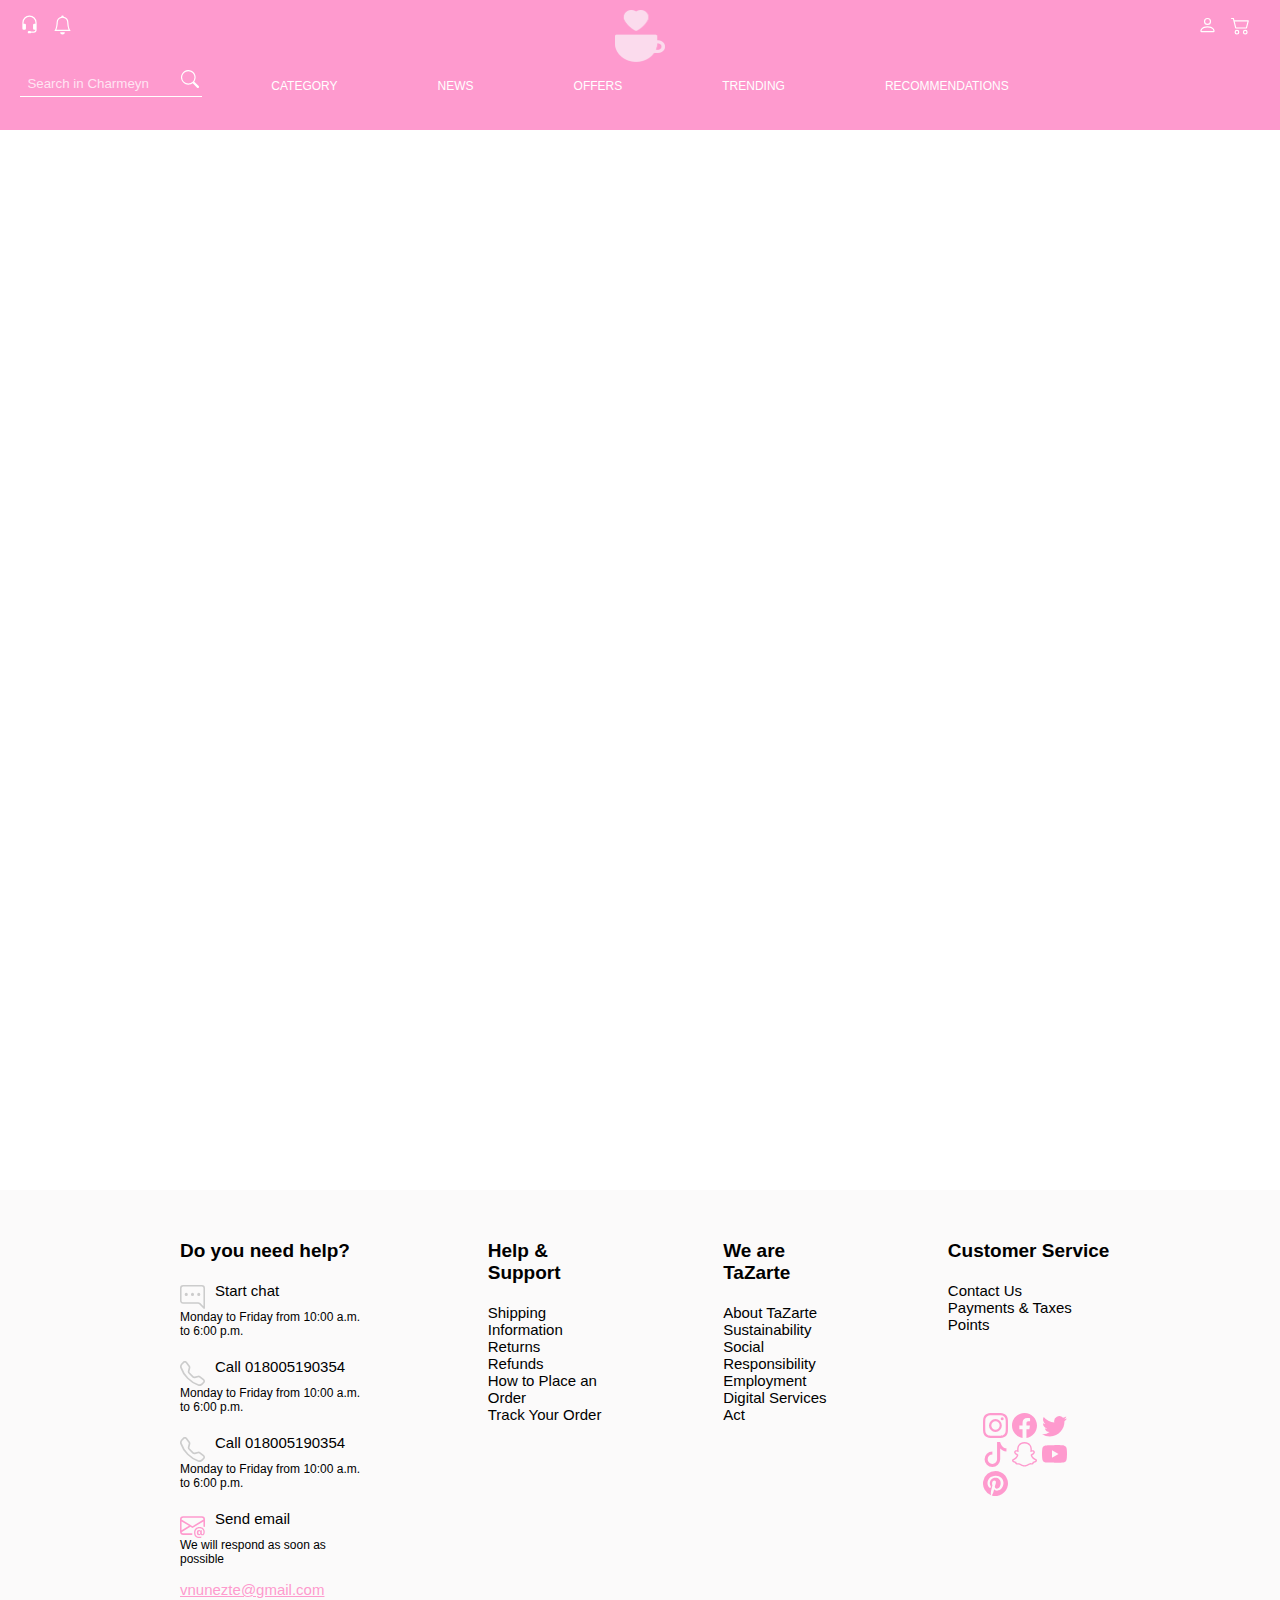
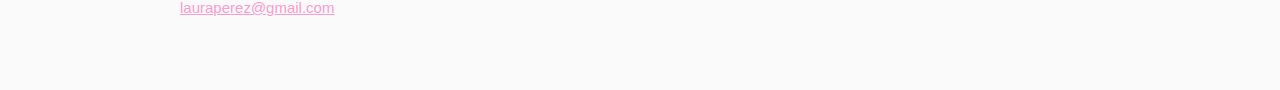
<file: E.FINAL/Detalle/detalle.html>
<!DOCTYPE html>
<html lang="en">
<head>
    <meta charset="UTF-8">
    <meta name="viewport" content="width=device-width, initial-scale=1.0">
    <title>TaZarte</title>
    <link rel="stylesheet" href="detalle.css">
</head>
<body>
    <header>
        <nav class="navigation"> 
            <div class="icons">
                <div class="icon-service">
                    <svg xmlns="http://www.w3.org/2000/svg" width="16" height="16" fill="currentColor" class="bi bi-headset" viewBox="0 0 16 16">
                        <path d="M8 1a5 5 0 0 0-5 5v1h1a1 1 0 0 1 1 1v3a1 1 0 0 1-1 1H3a1 1 0 0 1-1-1V6a6 6 0 1 1 12 0v6a2.5 2.5 0 0 1-2.5 2.5H9.366a1 1 0 0 1-.866.5h-1a1 1 0 1 1 0-2h1a1 1 0 0 1 .866.5H11.5A1.5 1.5 0 0 0 13 12h-1a1 1 0 0 1-1-1V8a1 1 0 0 1 1-1h1V6a5 5 0 0 0-5-5"/>
                    </svg>
                    <svg xmlns="http://www.w3.org/2000/svg" width="16" height="16" fill="currentColor" class="bi bi-bell" viewBox="0 0 16 16">
                        <path d="M8 16a2 2 0 0 0 2-2H6a2 2 0 0 0 2 2M8 1.918l-.797.161A4 4 0 0 0 4 6c0 .628-.134 2.197-.459 3.742-.16.767-.376 1.566-.663 2.258h10.244c-.287-.692-.502-1.49-.663-2.258C12.134 8.197 12 6.628 12 6a4 4 0 0 0-3.203-3.92zM14.22 12c.223.447.481.801.78 1H1c.299-.199.557-.553.78-1C2.68 10.2 3 6.88 3 6c0-2.42 1.72-4.44 4.005-4.901a1 1 0 1 1 1.99 0A5 5 0 0 1 13 6c0 .88.32 4.2 1.22 6"/>
                    </svg>
                </div>
                <div class="logo">
                    <img onclick="redirectToIndex()" src="../Landingpage/CUSTOM-Group_1_.png"alt="logo">
                </div> 
                <div class="icon-user">
                    <svg onclick="redirectToMyAccount()" xmlns="http://www.w3.org/2000/svg" width="16" height="16" fill="currentColor" class="bi bi-person" viewBox="0 0 16 16">
                        <path d="M8 8a3 3 0 1 0 0-6 3 3 0 0 0 0 6m2-3a2 2 0 1 1-4 0 2 2 0 0 1 4 0m4 8c0 1-1 1-1 1H3s-1 0-1-1 1-4 6-4 6 3 6 4m-1-.004c-.001-.246-.154-.986-.832-1.664C11.516 10.68 10.289 10 8 10s-3.516.68-4.168 1.332c-.678.678-.83 1.418-.832 1.664z"/>
                    </svg>
                    <svg onclick="redirectToFavorite()" id="icono-carro" xmlns="http://www.w3.org/2000/svg" width="16" height="16" fill="currentColor" class="bi bi-cart2" viewBox="0 0 16 16">
                        <path d="M0 2.5A.5.5 0 0 1 .5 2H2a.5.5 0 0 1 .485.379L2.89 4H14.5a.5.5 0 0 1 .485.621l-1.5 6A.5.5 0 0 1 13 11H4a.5.5 0 0 1-.485-.379L1.61 3H.5a.5.5 0 0 1-.5-.5M3.14 5l1.25 5h8.22l1.25-5zM5 13a1 1 0 1 0 0 2 1 1 0 0 0 0-2m-2 1a2 2 0 1 1 4 0 2 2 0 0 1-4 0m9-1a1 1 0 1 0 0 2 1 1 0 0 0 0-2m-2 1a2 2 0 1 1 4 0 2 2 0 0 1-4 0"/>
                    </svg> 
                </div>   
            </div> 
            <div class="busqueda">  
                <div class="menu">
                    <ul>
                        <li class="category"><a href="#">Category</a>
                            <ul class="submenu"> 
                                <li><a onclick="redirectToModerns()" href="#">Moderns</a></li>
                                <li id="rings"><a onclick="redirectFantasy()" href="#">Fantasy</a></li>
                            </ul>
                        </li>
                        <li><a onclick="redirectToNews()" href="#">News</a></li>
                        <li><a onclick="redirectToOffers()" href="#">Offers</a></li>
                        <li><a onclick="redirectToTrendings()" href="#">Trending</a></li>
                        <li><a onclick="redirectToRecommendatios()" href="#">Recommendations</a></li>
                    </ul>
                </div> 
                <div class="barra_busqueda">
                    <input type="text" placeholder="  Search in Charmeyn">
                    <svg id="search" xmlns="http://www.w3.org/2000/svg" width="16" height="16" fill="currentColor" class="bi bi-search" viewBox="0 0 16 16">
                        <path d="M11.742 10.344a6.5 6.5 0 1 0-1.397 1.398h-.001q.044.06.098.115l3.85 3.85a1 1 0 0 0 1.415-1.414l-3.85-3.85a1 1 0 0 0-.115-.1zM12 6.5a5.5 5.5 0 1 1-11 0 5.5 5.5 0 0 1 11 0"/>
                    </svg>
                </div>
            </div>  
        </nav>
    </header>
    <div id="contenedor-imagen-info" class="contenedor-imagen-info">
        
    </div>
    </div>
    <footer>
        <div class="contact-1">
            <div>
                <p class="title-contact">Do you need help?</p>
                <div class="sub-contact">
                    <svg xmlns="http://www.w3.org/2000/svg" width="16" height="16" fill="currentColor" class="bi bi-chat-right-dots" viewBox="0 0 16 16">
                        <path d="M2 1a1 1 0 0 0-1 1v8a1 1 0 0 0 1 1h9.586a2 2 0 0 1 1.414.586l2 2V2a1 1 0 0 0-1-1zm12-1a2 2 0 0 1 2 2v12.793a.5.5 0 0 1-.854.353l-2.853-2.853a1 1 0 0 0-.707-.293H2a2 2 0 0 1-2-2V2a2 2 0 0 1 2-2z"/>
                        <path d="M5 6a1 1 0 1 1-2 0 1 1 0 0 1 2 0m4 0a1 1 0 1 1-2 0 1 1 0 0 1 2 0m4 0a1 1 0 1 1-2 0 1 1 0 0 1 2 0"/>
                    </svg>
                    <p class="subtitle">Start chat</p>
                </div>
                <p class="info">Monday to Friday from 10:00 a.m. to 6:00 p.m.</p>
            </div>
            <div class="sub-contact">
                <svg xmlns="http://www.w3.org/2000/svg" width="16" height="16" fill="currentColor" class="bi bi-telephone" viewBox="0 0 16 16">
                    <path d="M3.654 1.328a.678.678 0 0 0-1.015-.063L1.605 2.3c-.483.484-.661 1.169-.45 1.77a17.6 17.6 0 0 0 4.168 6.608 17.6 17.6 0 0 0 6.608 4.168c.601.211 1.286.033 1.77-.45l1.034-1.034a.678.678 0 0 0-.063-1.015l-2.307-1.794a.68.68 0 0 0-.58-.122l-2.19.547a1.75 1.75 0 0 1-1.657-.459L5.482 8.062a1.75 1.75 0 0 1-.46-1.657l.548-2.19a.68.68 0 0 0-.122-.58zM1.884.511a1.745 1.745 0 0 1 2.612.163L6.29 2.98c.329.423.445.974.315 1.494l-.547 2.19a.68.68 0 0 0 .178.643l2.457 2.457a.68.68 0 0 0 .644.178l2.189-.547a1.75 1.75 0 0 1 1.494.315l2.306 1.794c.829.645.905 1.87.163 2.611l-1.034 1.034c-.74.74-1.846 1.065-2.877.702a18.6 18.6 0 0 1-7.01-4.42 18.6 18.6 0 0 1-4.42-7.009c-.362-1.03-.037-2.137.703-2.877z"/>
                </svg>
                <p class="subtitle">Call 018005190354</p>
            </div>
            <p class="info">Monday to Friday from 10:00 a.m. to 6:00 p.m.</p>
            <div class="sub-contact">
                <svg xmlns="http://www.w3.org/2000/svg" width="16" height="16" fill="currentColor" class="bi bi-telephone" viewBox="0 0 16 16">
                    <path d="M3.654 1.328a.678.678 0 0 0-1.015-.063L1.605 2.3c-.483.484-.661 1.169-.45 1.77a17.6 17.6 0 0 0 4.168 6.608 17.6 17.6 0 0 0 6.608 4.168c.601.211 1.286.033 1.77-.45l1.034-1.034a.678.678 0 0 0-.063-1.015l-2.307-1.794a.68.68 0 0 0-.58-.122l-2.19.547a1.75 1.75 0 0 1-1.657-.459L5.482 8.062a1.75 1.75 0 0 1-.46-1.657l.548-2.19a.68.68 0 0 0-.122-.58zM1.884.511a1.745 1.745 0 0 1 2.612.163L6.29 2.98c.329.423.445.974.315 1.494l-.547 2.19a.68.68 0 0 0 .178.643l2.457 2.457a.68.68 0 0 0 .644.178l2.189-.547a1.75 1.75 0 0 1 1.494.315l2.306 1.794c.829.645.905 1.87.163 2.611l-1.034 1.034c-.74.74-1.846 1.065-2.877.702a18.6 18.6 0 0 1-7.01-4.42 18.6 18.6 0 0 1-4.42-7.009c-.362-1.03-.037-2.137.703-2.877z"/>
                </svg>
                <p class="subtitle">Call 018005190354</p>
            </div>
            <p class="info">Monday to Friday from 10:00 a.m. to 6:00 p.m.</p>
            <div class="sub-contact email">
                <svg xmlns="http://www.w3.org/2000/svg" width="16" height="16" fill="currentColor" class="bi bi-envelope-at" viewBox="0 0 16 16">
                    <path d="M2 2a2 2 0 0 0-2 2v8.01A2 2 0 0 0 2 14h5.5a.5.5 0 0 0 0-1H2a1 1 0 0 1-.966-.741l5.64-3.471L8 9.583l7-4.2V8.5a.5.5 0 0 0 1 0V4a2 2 0 0 0-2-2zm3.708 6.208L1 11.105V5.383zM1 4.217V4a1 1 0 0 1 1-1h12a1 1 0 0 1 1 1v.217l-7 4.2z"/>
                    <path d="M14.247 14.269c1.01 0 1.587-.857 1.587-2.025v-.21C15.834 10.43 14.64 9 12.52 9h-.035C10.42 9 9 10.36 9 12.432v.214C9 14.82 10.438 16 12.358 16h.044c.594 0 1.018-.074 1.237-.175v-.73c-.245.11-.673.18-1.18.18h-.044c-1.334 0-2.571-.788-2.571-2.655v-.157c0-1.657 1.058-2.724 2.64-2.724h.04c1.535 0 2.484 1.05 2.484 2.326v.118c0 .975-.324 1.39-.639 1.39-.232 0-.41-.148-.41-.42v-2.19h-.906v.569h-.03c-.084-.298-.368-.63-.954-.63-.778 0-1.259.555-1.259 1.4v.528c0 .892.49 1.434 1.26 1.434.471 0 .896-.227 1.014-.643h.043c.118.42.617.648 1.12.648m-2.453-1.588v-.227c0-.546.227-.791.573-.791.297 0 .572.192.572.708v.367c0 .573-.253.744-.564.744-.354 0-.581-.215-.581-.8Z"/>
                </svg>
                <p class="subtitle">Send email</p>
            </div>
            <p class="info">We will respond as soon as possible</p>
            <a class="emails" href="#">vnunezte@gmail.com</a><br>
            <a class="emails" href="#">lauraperez@gmail.com</a>
         </div>
         
         <div class="contact-2">
            <p class="title-contact">Help & Support</p>
            <div class="parraf">
                <p>Shipping Information</p>
                <p>Returns</p>
                <p>Refunds</p>
                <p>How to Place an Order</p>
                <p>Track Your Order</p>
        </div>
         </div>
         <div class="contact-3">
            <p class="title-contact">We are TaZarte</p>
            <div class="parraf">
                <p>About TaZarte</p>
                <p>Sustainability</p>
                <p>Social Responsibility</p>
                <p>Employment</p>
                <p>Digital Services Act</p>
        </div>
         </div>
         <div class="contact-4">
            <p class="title-contact">Customer Service</p>
            <div class="parraf">
                <p>Contact Us</p>
                <p>Payments & Taxes</p>
                <p>Points</p>
            </div>
            <div class="icon-redsocial">
                <svg xmlns="http://www.w3.org/2000/svg" width="16" height="16" fill="currentColor" class="bi bi-instagram" viewBox="0 0 16 16">
                    <path d="M8 0C5.829 0 5.556.01 4.703.048 3.85.088 3.269.222 2.76.42a3.9 3.9 0 0 0-1.417.923A3.9 3.9 0 0 0 .42 2.76C.222 3.268.087 3.85.048 4.7.01 5.555 0 5.827 0 8.001c0 2.172.01 2.444.048 3.297.04.852.174 1.433.372 1.942.205.526.478.972.923 1.417.444.445.89.719 1.416.923.51.198 1.09.333 1.942.372C5.555 15.99 5.827 16 8 16s2.444-.01 3.298-.048c.851-.04 1.434-.174 1.943-.372a3.9 3.9 0 0 0 1.416-.923c.445-.445.718-.891.923-1.417.197-.509.332-1.09.372-1.942C15.99 10.445 16 10.173 16 8s-.01-2.445-.048-3.299c-.04-.851-.175-1.433-.372-1.941a3.9 3.9 0 0 0-.923-1.417A3.9 3.9 0 0 0 13.24.42c-.51-.198-1.092-.333-1.943-.372C10.443.01 10.172 0 7.998 0zm-.717 1.442h.718c2.136 0 2.389.007 3.232.046.78.035 1.204.166 1.486.275.373.145.64.319.92.599s.453.546.598.92c.11.281.24.705.275 1.485.039.843.047 1.096.047 3.231s-.008 2.389-.047 3.232c-.035.78-.166 1.203-.275 1.485a2.5 2.5 0 0 1-.599.919c-.28.28-.546.453-.92.598-.28.11-.704.24-1.485.276-.843.038-1.096.047-3.232.047s-2.39-.009-3.233-.047c-.78-.036-1.203-.166-1.485-.276a2.5 2.5 0 0 1-.92-.598 2.5 2.5 0 0 1-.6-.92c-.109-.281-.24-.705-.275-1.485-.038-.843-.046-1.096-.046-3.233s.008-2.388.046-3.231c.036-.78.166-1.204.276-1.486.145-.373.319-.64.599-.92s.546-.453.92-.598c.282-.11.705-.24 1.485-.276.738-.034 1.024-.044 2.515-.045zm4.988 1.328a.96.96 0 1 0 0 1.92.96.96 0 0 0 0-1.92m-4.27 1.122a4.109 4.109 0 1 0 0 8.217 4.109 4.109 0 0 0 0-8.217m0 1.441a2.667 2.667 0 1 1 0 5.334 2.667 2.667 0 0 1 0-5.334"/>
                </svg>
                <svg xmlns="http://www.w3.org/2000/svg" width="16" height="16" fill="currentColor" class="bi bi-facebook" viewBox="0 0 16 16">
                    <path d="M16 8.049c0-4.446-3.582-8.05-8-8.05C3.58 0-.002 3.603-.002 8.05c0 4.017 2.926 7.347 6.75 7.951v-5.625h-2.03V8.05H6.75V6.275c0-2.017 1.195-3.131 3.022-3.131.876 0 1.791.157 1.791.157v1.98h-1.009c-.993 0-1.303.621-1.303 1.258v1.51h2.218l-.354 2.326H9.25V16c3.824-.604 6.75-3.934 6.75-7.951"/>
                </svg>
                <svg xmlns="http://www.w3.org/2000/svg" width="16" height="16" fill="currentColor" class="bi bi-twitter" viewBox="0 0 16 16">
                    <path d="M5.026 15c6.038 0 9.341-5.003 9.341-9.334q.002-.211-.006-.422A6.7 6.7 0 0 0 16 3.542a6.7 6.7 0 0 1-1.889.518 3.3 3.3 0 0 0 1.447-1.817 6.5 6.5 0 0 1-2.087.793A3.286 3.286 0 0 0 7.875 6.03a9.32 9.32 0 0 1-6.767-3.429 3.29 3.29 0 0 0 1.018 4.382A3.3 3.3 0 0 1 .64 6.575v.045a3.29 3.29 0 0 0 2.632 3.218 3.2 3.2 0 0 1-.865.115 3 3 0 0 1-.614-.057 3.28 3.28 0 0 0 3.067 2.277A6.6 6.6 0 0 1 .78 13.58a6 6 0 0 1-.78-.045A9.34 9.34 0 0 0 5.026 15"/>
                </svg>
                <svg xmlns="http://www.w3.org/2000/svg" width="16" height="16" fill="currentColor" class="bi bi-tiktok" viewBox="0 0 16 16">
                    <path d="M9 0h1.98c.144.715.54 1.617 1.235 2.512C12.895 3.389 13.797 4 15 4v2c-1.753 0-3.07-.814-4-1.829V11a5 5 0 1 1-5-5v2a3 3 0 1 0 3 3z"/>
                </svg>
                <svg xmlns="http://www.w3.org/2000/svg" width="16" height="16" fill="currentColor" class="bi bi-snapchat" viewBox="0 0 16 16">
                    <path d="M15.943 11.526c-.111-.303-.323-.465-.564-.599a1 1 0 0 0-.123-.064l-.219-.111c-.752-.399-1.339-.902-1.746-1.498a3.4 3.4 0 0 1-.3-.531c-.034-.1-.032-.156-.008-.207a.3.3 0 0 1 .097-.1c.129-.086.262-.173.352-.231.162-.104.289-.187.371-.245.309-.216.525-.446.66-.702a1.4 1.4 0 0 0 .069-1.16c-.205-.538-.713-.872-1.329-.872a1.8 1.8 0 0 0-.487.065c.006-.368-.002-.757-.035-1.139-.116-1.344-.587-2.048-1.077-2.61a4.3 4.3 0 0 0-1.095-.881C9.764.216 8.92 0 7.999 0s-1.76.216-2.505.641c-.412.232-.782.53-1.097.883-.49.562-.96 1.267-1.077 2.61-.033.382-.04.772-.036 1.138a1.8 1.8 0 0 0-.487-.065c-.615 0-1.124.335-1.328.873a1.4 1.4 0 0 0 .067 1.161c.136.256.352.486.66.701.082.058.21.14.371.246l.339.221a.4.4 0 0 1 .109.11c.026.053.027.11-.012.217a3.4 3.4 0 0 1-.295.52c-.398.583-.968 1.077-1.696 1.472-.385.204-.786.34-.955.8-.128.348-.044.743.28 1.075q.18.189.409.31a4.4 4.4 0 0 0 1 .4.7.7 0 0 1 .202.09c.118.104.102.26.259.488q.12.178.296.3c.33.229.701.243 1.095.258.355.014.758.03 1.217.18.19.064.389.186.618.328.55.338 1.305.802 2.566.802 1.262 0 2.02-.466 2.576-.806.227-.14.424-.26.609-.321.46-.152.863-.168 1.218-.181.393-.015.764-.03 1.095-.258a1.14 1.14 0 0 0 .336-.368c.114-.192.11-.327.217-.42a.6.6 0 0 1 .19-.087 4.5 4.5 0 0 0 1.014-.404c.16-.087.306-.2.429-.336l.004-.005c.304-.325.38-.709.256-1.047m-1.121.602c-.684.378-1.139.337-1.493.565-.3.193-.122.61-.34.76-.269.186-1.061-.012-2.085.326-.845.279-1.384 1.082-2.903 1.082s-2.045-.801-2.904-1.084c-1.022-.338-1.816-.14-2.084-.325-.218-.15-.041-.568-.341-.761-.354-.228-.809-.187-1.492-.563-.436-.24-.189-.39-.044-.46 2.478-1.199 2.873-3.05 2.89-3.188.022-.166.045-.297-.138-.466-.177-.164-.962-.65-1.18-.802-.36-.252-.52-.503-.402-.812.082-.214.281-.295.49-.295a1 1 0 0 1 .197.022c.396.086.78.285 1.002.338q.04.01.082.011c.118 0 .16-.06.152-.195-.026-.433-.087-1.277-.019-2.066.094-1.084.444-1.622.859-2.097.2-.229 1.137-1.22 2.93-1.22 1.792 0 2.732.987 2.931 1.215.416.475.766 1.013.859 2.098.068.788.009 1.632-.019 2.065-.01.142.034.195.152.195a.4.4 0 0 0 .082-.01c.222-.054.607-.253 1.002-.338a1 1 0 0 1 .197-.023c.21 0 .409.082.49.295.117.309-.04.56-.401.812-.218.152-1.003.638-1.18.802-.184.169-.16.3-.139.466.018.14.413 1.991 2.89 3.189.147.073.394.222-.041.464"/>
                </svg>
                <svg xmlns="http://www.w3.org/2000/svg" width="16" height="16" fill="currentColor" class="bi bi-youtube" viewBox="0 0 16 16">
                    <path d="M8.051 1.999h.089c.822.003 4.987.033 6.11.335a2.01 2.01 0 0 1 1.415 1.42c.101.38.172.883.22 1.402l.01.104.022.26.008.104c.065.914.073 1.77.074 1.957v.075c-.001.194-.01 1.108-.082 2.06l-.008.105-.009.104c-.05.572-.124 1.14-.235 1.558a2.01 2.01 0 0 1-1.415 1.42c-1.16.312-5.569.334-6.18.335h-.142c-.309 0-1.587-.006-2.927-.052l-.17-.006-.087-.004-.171-.007-.171-.007c-1.11-.049-2.167-.128-2.654-.26a2.01 2.01 0 0 1-1.415-1.419c-.111-.417-.185-.986-.235-1.558L.09 9.82l-.008-.104A31 31 0 0 1 0 7.68v-.123c.002-.215.01-.958.064-1.778l.007-.103.003-.052.008-.104.022-.26.01-.104c.048-.519.119-1.023.22-1.402a2.01 2.01 0 0 1 1.415-1.42c.487-.13 1.544-.21 2.654-.26l.17-.007.172-.006.086-.003.171-.007A100 100 0 0 1 7.858 2zM6.4 5.209v4.818l4.157-2.408z"/>
                </svg>
                <svg xmlns="http://www.w3.org/2000/svg" width="16" height="16" fill="currentColor" class="bi bi-pinterest" viewBox="0 0 16 16">
                    <path d="M8 0a8 8 0 0 0-2.915 15.452c-.07-.633-.134-1.606.027-2.297.146-.625.938-3.977.938-3.977s-.239-.479-.239-1.187c0-1.113.645-1.943 1.448-1.943.682 0 1.012.512 1.012 1.127 0 .686-.437 1.712-.663 2.663-.188.796.4 1.446 1.185 1.446 1.422 0 2.515-1.5 2.515-3.664 0-1.915-1.377-3.254-3.342-3.254-2.276 0-3.612 1.707-3.612 3.471 0 .688.265 1.425.595 1.826a.24.24 0 0 1 .056.23c-.061.252-.196.796-.222.907-.035.146-.116.177-.268.107-1-.465-1.624-1.926-1.624-3.1 0-2.523 1.834-4.84 5.286-4.84 2.775 0 4.932 1.977 4.932 4.62 0 2.757-1.739 4.976-4.151 4.976-.811 0-1.573-.421-1.834-.919l-.498 1.902c-.181.695-.669 1.566-.995 2.097A8 8 0 1 0 8 0"/>
                </svg>
            </div>

         </div>
    </footer>
</div>
    <script src="../data.js"></script>
    <script src="product.js"></script>
    <script src="detalle.js"></script>
</body>
</html>
</file>
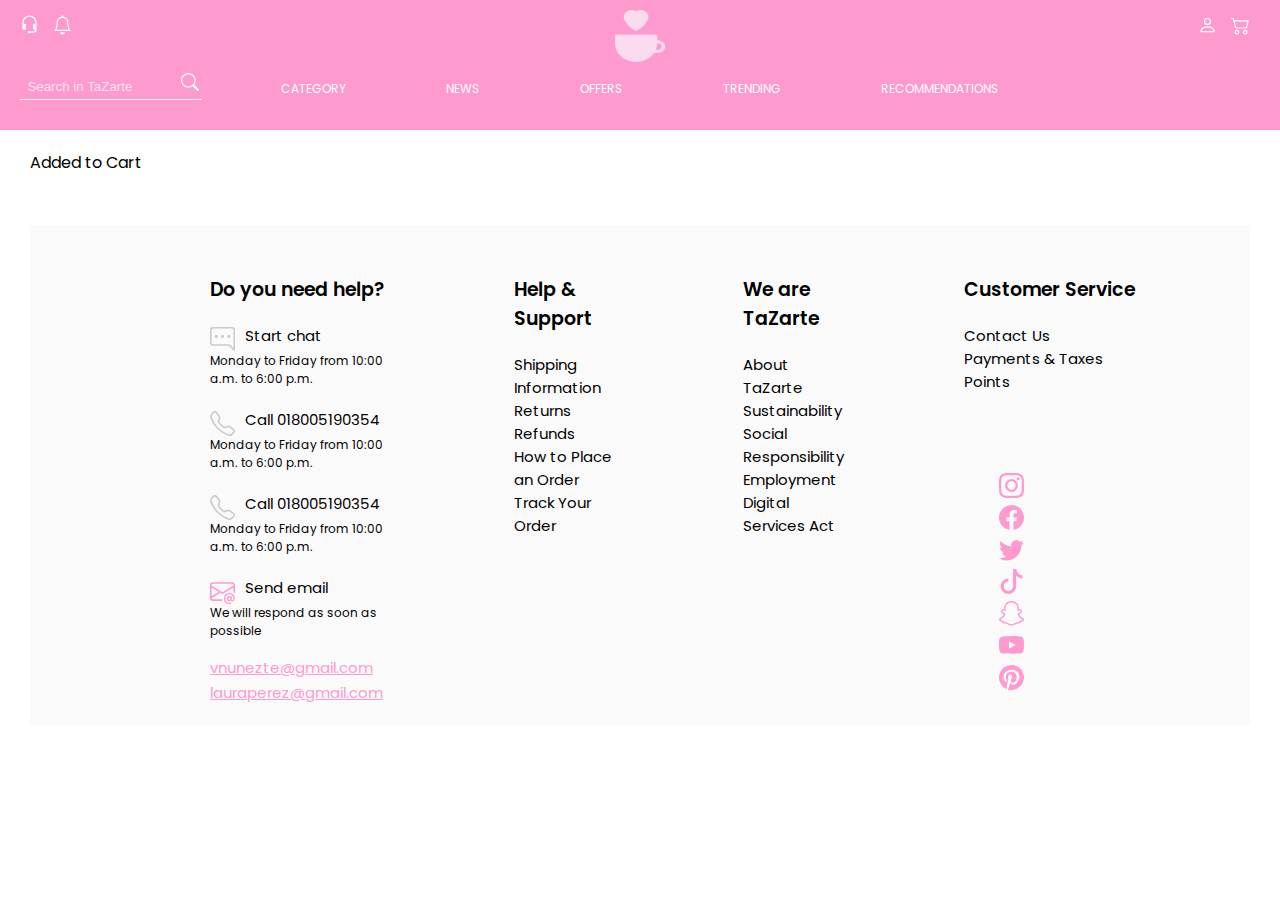
<file: E.FINAL/Favoritepage/favorite.html>
<!DOCTYPE html>
<html lang="en">
<head>
    <meta charset="UTF-8">
    <meta name="viewport" content="width=device-width, initial-scale=1.0">
    <title>TaZarte</title>
    <link rel="stylesheet" href="favorite.css">
    <link rel="preconnect" href="https://fonts.googleapis.com">
    <link rel="preconnect" href="https://fonts.gstatic.com" crossorigin>
    <link href="https://fonts.googleapis.com/css2?family=Poppins:ital,wght@0,100;0,200;0,300;0,400;0,500;0,600;0,700;0,800;0,900;1,100;1,200;1,300;1,400;1,500;1,600;1,700;1,800;1,900&display=swap" rel="stylesheet">
</head>
<body>
    <header>
        <nav class="navigation"> 
            <div class="icons">
                <div class="icon-service">
                    <svg xmlns="http://www.w3.org/2000/svg" width="16" height="16" fill="currentColor" class="bi bi-headset" viewBox="0 0 16 16">
                        <path d="M8 1a5 5 0 0 0-5 5v1h1a1 1 0 0 1 1 1v3a1 1 0 0 1-1 1H3a1 1 0 0 1-1-1V6a6 6 0 1 1 12 0v6a2.5 2.5 0 0 1-2.5 2.5H9.366a1 1 0 0 1-.866.5h-1a1 1 0 1 1 0-2h1a1 1 0 0 1 .866.5H11.5A1.5 1.5 0 0 0 13 12h-1a1 1 0 0 1-1-1V8a1 1 0 0 1 1-1h1V6a5 5 0 0 0-5-5"/>
                    </svg>
                    <svg xmlns="http://www.w3.org/2000/svg" width="16" height="16" fill="currentColor" class="bi bi-bell" viewBox="0 0 16 16">
                        <path d="M8 16a2 2 0 0 0 2-2H6a2 2 0 0 0 2 2M8 1.918l-.797.161A4 4 0 0 0 4 6c0 .628-.134 2.197-.459 3.742-.16.767-.376 1.566-.663 2.258h10.244c-.287-.692-.502-1.49-.663-2.258C12.134 8.197 12 6.628 12 6a4 4 0 0 0-3.203-3.92zM14.22 12c.223.447.481.801.78 1H1c.299-.199.557-.553.78-1C2.68 10.2 3 6.88 3 6c0-2.42 1.72-4.44 4.005-4.901a1 1 0 1 1 1.99 0A5 5 0 0 1 13 6c0 .88.32 4.2 1.22 6"/>
                    </svg>
                </div>
                <div class="logo">
                    <img onclick="redirectToIndex()" src="../Landingpage/CUSTOM-Group_1_.png"alt="logo">
                </div> 
                <div class="icon-user">
                    <svg onclick="redirectToLogin()" xmlns="http://www.w3.org/2000/svg" width="16" height="16" fill="currentColor" class="bi bi-person" viewBox="0 0 16 16">
                        <path d="M8 8a3 3 0 1 0 0-6 3 3 0 0 0 0 6m2-3a2 2 0 1 1-4 0 2 2 0 0 1 4 0m4 8c0 1-1 1-1 1H3s-1 0-1-1 1-4 6-4 6 3 6 4m-1-.004c-.001-.246-.154-.986-.832-1.664C11.516 10.68 10.289 10 8 10s-3.516.68-4.168 1.332c-.678.678-.83 1.418-.832 1.664z"/>
                    </svg>
                    <svg onclick="redirectToFavorite()" id="icono-carro" xmlns="http://www.w3.org/2000/svg" width="16" height="16" fill="currentColor" class="bi bi-cart2" viewBox="0 0 16 16">
                        <path d="M0 2.5A.5.5 0 0 1 .5 2H2a.5.5 0 0 1 .485.379L2.89 4H14.5a.5.5 0 0 1 .485.621l-1.5 6A.5.5 0 0 1 13 11H4a.5.5 0 0 1-.485-.379L1.61 3H.5a.5.5 0 0 1-.5-.5M3.14 5l1.25 5h8.22l1.25-5zM5 13a1 1 0 1 0 0 2 1 1 0 0 0 0-2m-2 1a2 2 0 1 1 4 0 2 2 0 0 1-4 0m9-1a1 1 0 1 0 0 2 1 1 0 0 0 0-2m-2 1a2 2 0 1 1 4 0 2 2 0 0 1-4 0"/>
                    </svg>
                </div>   
            </div> 
            <div class="busqueda">  
                <div class="menu">
                    <ul>
                        <li class="category"><a href="#">Category</a>
                            <ul class="submenu"> 
                                <li><a onclick="redirectToModerns()" href="#">Moderns</a></li>
                                <li id="rings"><a onclick="redirectToFanatasy()" href="#">Fantasy</a></li>
                            </ul>
                        </li>
                        <li><a onclick="redirectToNews()" href="#">News</a></li>
                            <li><a onclick="redirectToOffers()" href="#">Offers</a></li>
                            <li><a onclick="redirectToTrendings()" href="#">Trending</a></li>
                            <li><a onclick="redirectToRecommendatios()" href="#">Recommendations</a></li>
                        
                    </ul>
                </div> 
                <div class="barra_busqueda">
                    <input type="text" placeholder="  Search in TaZarte">
                    <svg id="search" xmlns="http://www.w3.org/2000/svg" width="16" height="16" fill="currentColor" class="bi bi-search" viewBox="0 0 16 16">
                        <path d="M11.742 10.344a6.5 6.5 0 1 0-1.397 1.398h-.001q.044.06.098.115l3.85 3.85a1 1 0 0 0 1.415-1.414l-3.85-3.85a1 1 0 0 0-.115-.1zM12 6.5a5.5 5.5 0 1 1-11 0 5.5 5.5 0 0 1 11 0"/>
                    </svg>
                </div>
            </div>  
        </nav>
    </header>
    <div class="information-products">
        <p id="Title1" >Added to Cart</p>
        <section class="productos"  id="seccion-productos">
       
         </section>
            <footer>
                <div class="contact-1">
                    <div>
                        <p class="title-contact">Do you need help?</p>
                        <div class="sub-contact">
                            <svg xmlns="http://www.w3.org/2000/svg" width="16" height="16" fill="currentColor" class="bi bi-chat-right-dots" viewBox="0 0 16 16">
                                <path d="M2 1a1 1 0 0 0-1 1v8a1 1 0 0 0 1 1h9.586a2 2 0 0 1 1.414.586l2 2V2a1 1 0 0 0-1-1zm12-1a2 2 0 0 1 2 2v12.793a.5.5 0 0 1-.854.353l-2.853-2.853a1 1 0 0 0-.707-.293H2a2 2 0 0 1-2-2V2a2 2 0 0 1 2-2z"/>
                                <path d="M5 6a1 1 0 1 1-2 0 1 1 0 0 1 2 0m4 0a1 1 0 1 1-2 0 1 1 0 0 1 2 0m4 0a1 1 0 1 1-2 0 1 1 0 0 1 2 0"/>
                            </svg>
                            <p class="subtitle">Start chat</p>
                        </div>
                        <p class="info">Monday to Friday from 10:00 a.m. to 6:00 p.m.</p>
                    </div>
                    <div class="sub-contact">
                        <svg xmlns="http://www.w3.org/2000/svg" width="16" height="16" fill="currentColor" class="bi bi-telephone" viewBox="0 0 16 16">
                            <path d="M3.654 1.328a.678.678 0 0 0-1.015-.063L1.605 2.3c-.483.484-.661 1.169-.45 1.77a17.6 17.6 0 0 0 4.168 6.608 17.6 17.6 0 0 0 6.608 4.168c.601.211 1.286.033 1.77-.45l1.034-1.034a.678.678 0 0 0-.063-1.015l-2.307-1.794a.68.68 0 0 0-.58-.122l-2.19.547a1.75 1.75 0 0 1-1.657-.459L5.482 8.062a1.75 1.75 0 0 1-.46-1.657l.548-2.19a.68.68 0 0 0-.122-.58zM1.884.511a1.745 1.745 0 0 1 2.612.163L6.29 2.98c.329.423.445.974.315 1.494l-.547 2.19a.68.68 0 0 0 .178.643l2.457 2.457a.68.68 0 0 0 .644.178l2.189-.547a1.75 1.75 0 0 1 1.494.315l2.306 1.794c.829.645.905 1.87.163 2.611l-1.034 1.034c-.74.74-1.846 1.065-2.877.702a18.6 18.6 0 0 1-7.01-4.42 18.6 18.6 0 0 1-4.42-7.009c-.362-1.03-.037-2.137.703-2.877z"/>
                        </svg>
                        <p class="subtitle">Call 018005190354</p>
                    </div>
                    <p class="info">Monday to Friday from 10:00 a.m. to 6:00 p.m.</p>
                    <div class="sub-contact">
                        <svg xmlns="http://www.w3.org/2000/svg" width="16" height="16" fill="currentColor" class="bi bi-telephone" viewBox="0 0 16 16">
                            <path d="M3.654 1.328a.678.678 0 0 0-1.015-.063L1.605 2.3c-.483.484-.661 1.169-.45 1.77a17.6 17.6 0 0 0 4.168 6.608 17.6 17.6 0 0 0 6.608 4.168c.601.211 1.286.033 1.77-.45l1.034-1.034a.678.678 0 0 0-.063-1.015l-2.307-1.794a.68.68 0 0 0-.58-.122l-2.19.547a1.75 1.75 0 0 1-1.657-.459L5.482 8.062a1.75 1.75 0 0 1-.46-1.657l.548-2.19a.68.68 0 0 0-.122-.58zM1.884.511a1.745 1.745 0 0 1 2.612.163L6.29 2.98c.329.423.445.974.315 1.494l-.547 2.19a.68.68 0 0 0 .178.643l2.457 2.457a.68.68 0 0 0 .644.178l2.189-.547a1.75 1.75 0 0 1 1.494.315l2.306 1.794c.829.645.905 1.87.163 2.611l-1.034 1.034c-.74.74-1.846 1.065-2.877.702a18.6 18.6 0 0 1-7.01-4.42 18.6 18.6 0 0 1-4.42-7.009c-.362-1.03-.037-2.137.703-2.877z"/>
                        </svg>
                        <p class="subtitle">Call 018005190354</p>
                    </div>
                    <p class="info">Monday to Friday from 10:00 a.m. to 6:00 p.m.</p>
                    <div class="sub-contact email">
                        <svg xmlns="http://www.w3.org/2000/svg" width="16" height="16" fill="currentColor" class="bi bi-envelope-at" viewBox="0 0 16 16">
                            <path d="M2 2a2 2 0 0 0-2 2v8.01A2 2 0 0 0 2 14h5.5a.5.5 0 0 0 0-1H2a1 1 0 0 1-.966-.741l5.64-3.471L8 9.583l7-4.2V8.5a.5.5 0 0 0 1 0V4a2 2 0 0 0-2-2zm3.708 6.208L1 11.105V5.383zM1 4.217V4a1 1 0 0 1 1-1h12a1 1 0 0 1 1 1v.217l-7 4.2z"/>
                            <path d="M14.247 14.269c1.01 0 1.587-.857 1.587-2.025v-.21C15.834 10.43 14.64 9 12.52 9h-.035C10.42 9 9 10.36 9 12.432v.214C9 14.82 10.438 16 12.358 16h.044c.594 0 1.018-.074 1.237-.175v-.73c-.245.11-.673.18-1.18.18h-.044c-1.334 0-2.571-.788-2.571-2.655v-.157c0-1.657 1.058-2.724 2.64-2.724h.04c1.535 0 2.484 1.05 2.484 2.326v.118c0 .975-.324 1.39-.639 1.39-.232 0-.41-.148-.41-.42v-2.19h-.906v.569h-.03c-.084-.298-.368-.63-.954-.63-.778 0-1.259.555-1.259 1.4v.528c0 .892.49 1.434 1.26 1.434.471 0 .896-.227 1.014-.643h.043c.118.42.617.648 1.12.648m-2.453-1.588v-.227c0-.546.227-.791.573-.791.297 0 .572.192.572.708v.367c0 .573-.253.744-.564.744-.354 0-.581-.215-.581-.8Z"/>
                        </svg>
                        <p class="subtitle">Send email</p>
                    </div>
                    <p class="info">We will respond as soon as possible</p>
                    <a class="emails" href="#">vnunezte@gmail.com</a><br>
                    <a class="emails" href="#">lauraperez@gmail.com</a>
                 </div>
                 
                 <div class="contact-2">
                    <p class="title-contact">Help & Support</p>
                    <div class="parraf">
                        <p>Shipping Information</p>
                        <p>Returns</p>
                        <p>Refunds</p>
                        <p>How to Place an Order</p>
                        <p>Track Your Order</p>
                </div>
                 </div>
                 <div class="contact-3">
                    <p class="title-contact">We are TaZarte</p>
                    <div class="parraf">
                        <p>About TaZarte</p>
                        <p>Sustainability</p>
                        <p>Social Responsibility</p>
                        <p>Employment</p>
                        <p>Digital Services Act</p>
                </div>
                 </div>
                 <div class="contact-4">
                    <p class="title-contact">Customer Service</p>
                    <div class="parraf">
                        <p>Contact Us</p>
                        <p>Payments & Taxes</p>
                        <p>Points</p>
                    </div>
                    <div class="icon-redsocial">
                        <svg xmlns="http://www.w3.org/2000/svg" width="16" height="16" fill="currentColor" class="bi bi-instagram" viewBox="0 0 16 16">
                            <path d="M8 0C5.829 0 5.556.01 4.703.048 3.85.088 3.269.222 2.76.42a3.9 3.9 0 0 0-1.417.923A3.9 3.9 0 0 0 .42 2.76C.222 3.268.087 3.85.048 4.7.01 5.555 0 5.827 0 8.001c0 2.172.01 2.444.048 3.297.04.852.174 1.433.372 1.942.205.526.478.972.923 1.417.444.445.89.719 1.416.923.51.198 1.09.333 1.942.372C5.555 15.99 5.827 16 8 16s2.444-.01 3.298-.048c.851-.04 1.434-.174 1.943-.372a3.9 3.9 0 0 0 1.416-.923c.445-.445.718-.891.923-1.417.197-.509.332-1.09.372-1.942C15.99 10.445 16 10.173 16 8s-.01-2.445-.048-3.299c-.04-.851-.175-1.433-.372-1.941a3.9 3.9 0 0 0-.923-1.417A3.9 3.9 0 0 0 13.24.42c-.51-.198-1.092-.333-1.943-.372C10.443.01 10.172 0 7.998 0zm-.717 1.442h.718c2.136 0 2.389.007 3.232.046.78.035 1.204.166 1.486.275.373.145.64.319.92.599s.453.546.598.92c.11.281.24.705.275 1.485.039.843.047 1.096.047 3.231s-.008 2.389-.047 3.232c-.035.78-.166 1.203-.275 1.485a2.5 2.5 0 0 1-.599.919c-.28.28-.546.453-.92.598-.28.11-.704.24-1.485.276-.843.038-1.096.047-3.232.047s-2.39-.009-3.233-.047c-.78-.036-1.203-.166-1.485-.276a2.5 2.5 0 0 1-.92-.598 2.5 2.5 0 0 1-.6-.92c-.109-.281-.24-.705-.275-1.485-.038-.843-.046-1.096-.046-3.233s.008-2.388.046-3.231c.036-.78.166-1.204.276-1.486.145-.373.319-.64.599-.92s.546-.453.92-.598c.282-.11.705-.24 1.485-.276.738-.034 1.024-.044 2.515-.045zm4.988 1.328a.96.96 0 1 0 0 1.92.96.96 0 0 0 0-1.92m-4.27 1.122a4.109 4.109 0 1 0 0 8.217 4.109 4.109 0 0 0 0-8.217m0 1.441a2.667 2.667 0 1 1 0 5.334 2.667 2.667 0 0 1 0-5.334"/>
                        </svg>
                        <svg xmlns="http://www.w3.org/2000/svg" width="16" height="16" fill="currentColor" class="bi bi-facebook" viewBox="0 0 16 16">
                            <path d="M16 8.049c0-4.446-3.582-8.05-8-8.05C3.58 0-.002 3.603-.002 8.05c0 4.017 2.926 7.347 6.75 7.951v-5.625h-2.03V8.05H6.75V6.275c0-2.017 1.195-3.131 3.022-3.131.876 0 1.791.157 1.791.157v1.98h-1.009c-.993 0-1.303.621-1.303 1.258v1.51h2.218l-.354 2.326H9.25V16c3.824-.604 6.75-3.934 6.75-7.951"/>
                        </svg>
                        <svg xmlns="http://www.w3.org/2000/svg" width="16" height="16" fill="currentColor" class="bi bi-twitter" viewBox="0 0 16 16">
                            <path d="M5.026 15c6.038 0 9.341-5.003 9.341-9.334q.002-.211-.006-.422A6.7 6.7 0 0 0 16 3.542a6.7 6.7 0 0 1-1.889.518 3.3 3.3 0 0 0 1.447-1.817 6.5 6.5 0 0 1-2.087.793A3.286 3.286 0 0 0 7.875 6.03a9.32 9.32 0 0 1-6.767-3.429 3.29 3.29 0 0 0 1.018 4.382A3.3 3.3 0 0 1 .64 6.575v.045a3.29 3.29 0 0 0 2.632 3.218 3.2 3.2 0 0 1-.865.115 3 3 0 0 1-.614-.057 3.28 3.28 0 0 0 3.067 2.277A6.6 6.6 0 0 1 .78 13.58a6 6 0 0 1-.78-.045A9.34 9.34 0 0 0 5.026 15"/>
                        </svg>
                        <svg xmlns="http://www.w3.org/2000/svg" width="16" height="16" fill="currentColor" class="bi bi-tiktok" viewBox="0 0 16 16">
                            <path d="M9 0h1.98c.144.715.54 1.617 1.235 2.512C12.895 3.389 13.797 4 15 4v2c-1.753 0-3.07-.814-4-1.829V11a5 5 0 1 1-5-5v2a3 3 0 1 0 3 3z"/>
                        </svg>
                        <svg xmlns="http://www.w3.org/2000/svg" width="16" height="16" fill="currentColor" class="bi bi-snapchat" viewBox="0 0 16 16">
                            <path d="M15.943 11.526c-.111-.303-.323-.465-.564-.599a1 1 0 0 0-.123-.064l-.219-.111c-.752-.399-1.339-.902-1.746-1.498a3.4 3.4 0 0 1-.3-.531c-.034-.1-.032-.156-.008-.207a.3.3 0 0 1 .097-.1c.129-.086.262-.173.352-.231.162-.104.289-.187.371-.245.309-.216.525-.446.66-.702a1.4 1.4 0 0 0 .069-1.16c-.205-.538-.713-.872-1.329-.872a1.8 1.8 0 0 0-.487.065c.006-.368-.002-.757-.035-1.139-.116-1.344-.587-2.048-1.077-2.61a4.3 4.3 0 0 0-1.095-.881C9.764.216 8.92 0 7.999 0s-1.76.216-2.505.641c-.412.232-.782.53-1.097.883-.49.562-.96 1.267-1.077 2.61-.033.382-.04.772-.036 1.138a1.8 1.8 0 0 0-.487-.065c-.615 0-1.124.335-1.328.873a1.4 1.4 0 0 0 .067 1.161c.136.256.352.486.66.701.082.058.21.14.371.246l.339.221a.4.4 0 0 1 .109.11c.026.053.027.11-.012.217a3.4 3.4 0 0 1-.295.52c-.398.583-.968 1.077-1.696 1.472-.385.204-.786.34-.955.8-.128.348-.044.743.28 1.075q.18.189.409.31a4.4 4.4 0 0 0 1 .4.7.7 0 0 1 .202.09c.118.104.102.26.259.488q.12.178.296.3c.33.229.701.243 1.095.258.355.014.758.03 1.217.18.19.064.389.186.618.328.55.338 1.305.802 2.566.802 1.262 0 2.02-.466 2.576-.806.227-.14.424-.26.609-.321.46-.152.863-.168 1.218-.181.393-.015.764-.03 1.095-.258a1.14 1.14 0 0 0 .336-.368c.114-.192.11-.327.217-.42a.6.6 0 0 1 .19-.087 4.5 4.5 0 0 0 1.014-.404c.16-.087.306-.2.429-.336l.004-.005c.304-.325.38-.709.256-1.047m-1.121.602c-.684.378-1.139.337-1.493.565-.3.193-.122.61-.34.76-.269.186-1.061-.012-2.085.326-.845.279-1.384 1.082-2.903 1.082s-2.045-.801-2.904-1.084c-1.022-.338-1.816-.14-2.084-.325-.218-.15-.041-.568-.341-.761-.354-.228-.809-.187-1.492-.563-.436-.24-.189-.39-.044-.46 2.478-1.199 2.873-3.05 2.89-3.188.022-.166.045-.297-.138-.466-.177-.164-.962-.65-1.18-.802-.36-.252-.52-.503-.402-.812.082-.214.281-.295.49-.295a1 1 0 0 1 .197.022c.396.086.78.285 1.002.338q.04.01.082.011c.118 0 .16-.06.152-.195-.026-.433-.087-1.277-.019-2.066.094-1.084.444-1.622.859-2.097.2-.229 1.137-1.22 2.93-1.22 1.792 0 2.732.987 2.931 1.215.416.475.766 1.013.859 2.098.068.788.009 1.632-.019 2.065-.01.142.034.195.152.195a.4.4 0 0 0 .082-.01c.222-.054.607-.253 1.002-.338a1 1 0 0 1 .197-.023c.21 0 .409.082.49.295.117.309-.04.56-.401.812-.218.152-1.003.638-1.18.802-.184.169-.16.3-.139.466.018.14.413 1.991 2.89 3.189.147.073.394.222-.041.464"/>
                        </svg>
                        <svg xmlns="http://www.w3.org/2000/svg" width="16" height="16" fill="currentColor" class="bi bi-youtube" viewBox="0 0 16 16">
                            <path d="M8.051 1.999h.089c.822.003 4.987.033 6.11.335a2.01 2.01 0 0 1 1.415 1.42c.101.38.172.883.22 1.402l.01.104.022.26.008.104c.065.914.073 1.77.074 1.957v.075c-.001.194-.01 1.108-.082 2.06l-.008.105-.009.104c-.05.572-.124 1.14-.235 1.558a2.01 2.01 0 0 1-1.415 1.42c-1.16.312-5.569.334-6.18.335h-.142c-.309 0-1.587-.006-2.927-.052l-.17-.006-.087-.004-.171-.007-.171-.007c-1.11-.049-2.167-.128-2.654-.26a2.01 2.01 0 0 1-1.415-1.419c-.111-.417-.185-.986-.235-1.558L.09 9.82l-.008-.104A31 31 0 0 1 0 7.68v-.123c.002-.215.01-.958.064-1.778l.007-.103.003-.052.008-.104.022-.26.01-.104c.048-.519.119-1.023.22-1.402a2.01 2.01 0 0 1 1.415-1.42c.487-.13 1.544-.21 2.654-.26l.17-.007.172-.006.086-.003.171-.007A100 100 0 0 1 7.858 2zM6.4 5.209v4.818l4.157-2.408z"/>
                        </svg>
                        <svg xmlns="http://www.w3.org/2000/svg" width="16" height="16" fill="currentColor" class="bi bi-pinterest" viewBox="0 0 16 16">
                            <path d="M8 0a8 8 0 0 0-2.915 15.452c-.07-.633-.134-1.606.027-2.297.146-.625.938-3.977.938-3.977s-.239-.479-.239-1.187c0-1.113.645-1.943 1.448-1.943.682 0 1.012.512 1.012 1.127 0 .686-.437 1.712-.663 2.663-.188.796.4 1.446 1.185 1.446 1.422 0 2.515-1.5 2.515-3.664 0-1.915-1.377-3.254-3.342-3.254-2.276 0-3.612 1.707-3.612 3.471 0 .688.265 1.425.595 1.826a.24.24 0 0 1 .056.23c-.061.252-.196.796-.222.907-.035.146-.116.177-.268.107-1-.465-1.624-1.926-1.624-3.1 0-2.523 1.834-4.84 5.286-4.84 2.775 0 4.932 1.977 4.932 4.62 0 2.757-1.739 4.976-4.151 4.976-.811 0-1.573-.421-1.834-.919l-.498 1.902c-.181.695-.669 1.566-.995 2.097A8 8 0 1 0 8 0"/>
                        </svg>
                    </div>
        
                 </div>
            </footer>
    </div>
    <script src="../data.js"></script>
    <script src="favoriteproduct.js"></script>
    <script src="favorite.js"></script>
</body>
</html>
</file>
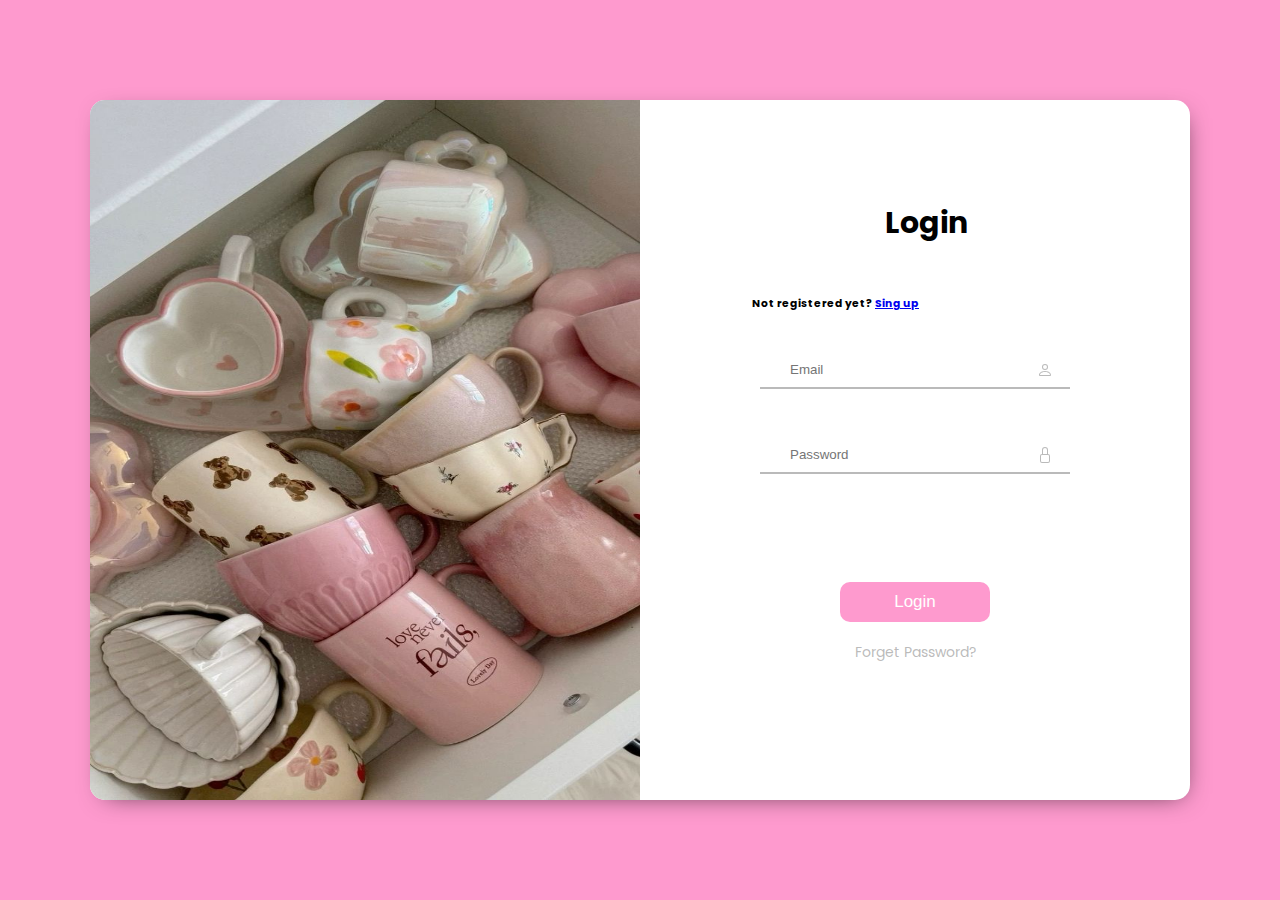
<file: E.FINAL/Login/login.html>
<!DOCTYPE html>
<html lang="en">
<head>
    <meta charset="UTF-8">
    <meta name="viewport" content="width=device-width, initial-scale=1.0">
    <title>TazArte</title>
    <link rel="stylesheet" href="./login.css">
    <link rel="preconnect" href="https://fonts.googleapis.com">
    <link rel="preconnect" href="https://fonts.gstatic.com" crossorigin>
    <link href="https://fonts.googleapis.com/css2?family=Poppins:ital,wght@0,100;0,200;0,300;0,400;0,500;0,600;0,700;0,800;0,900;1,100;1,200;1,300;1,400;1,500;1,600;1,700;1,800;1,900&display=swap" rel="stylesheet">
   
</head>
<body>
    <div class="information">
        <div class="apartado-princial">
            <div class="titulo-1">
                <h2>Login </h2>
            </div>
            
            <div class="info-contacto">
                <div>
                    <h6>Not registered yet? <a id="sing-up" onclick="redirectToSignUp()" href="#">Sing up</a> </h6>
                    <form>
                        <input id="email" type="email" placeholder="Email">
                    </form>

                    <svg  class= icono xmlns="http://www.w3.org/2000/svg" width="16" height="16" fill="currentColor" class="bi bi-person" viewBox="0 0 16 16">
                        <path d="M8 8a3 3 0 1 0 0-6 3 3 0 0 0 0 6m2-3a2 2 0 1 1-4 0 2 2 0 0 1 4 0m4 8c0 1-1 1-1 1H3s-1 0-1-1 1-4 6-4 6 3 6 4m-1-.004c-.001-.246-.154-.986-.832-1.664C11.516 10.68 10.289 10 8 10s-3.516.68-4.168 1.332c-.678.678-.83 1.418-.832 1.664z"/>
                      
                    </svg>
                
                </div>
                <div>
                    <form>
                        <input id="password" type="password" placeholder="Password">
                    </form>
                    <svg class= icono xmlns="http://www.w3.org/2000/svg" width="16" height="16" fill="currentColor" class="bi bi-lock" viewBox="0 0 16 16">
                        <path d="M8 1a2 2 0 0 1 2 2v4H6V3a2 2 0 0 1 2-2m3 6V3a3 3 0 0 0-6 0v4a2 2 0 0 0-2 2v5a2 2 0 0 0 2 2h6a2 2 0 0 0 2-2V9a2 2 0 0 0-2-2M5 8h6a1 1 0 0 1 1 1v5a1 1 0 0 1-1 1H5a1 1 0 0 1-1-1V9a1 1 0 0 1 1-1"/>
                      </svg>
                </div>
                
            </div>
            <div class="botom">
                <form id="loginForm">
                    <input type="submit" value="Login">
                </form>
                <p>Forget Password?</p>
            </div>
        </div>
        <div class="fondo2">
            <img id="img1" src="./registroimagen.jpeg" alt="" width="790px">
        </div>

    </div>

    <script src="login.js"></script>
</body>
</html>
</file>
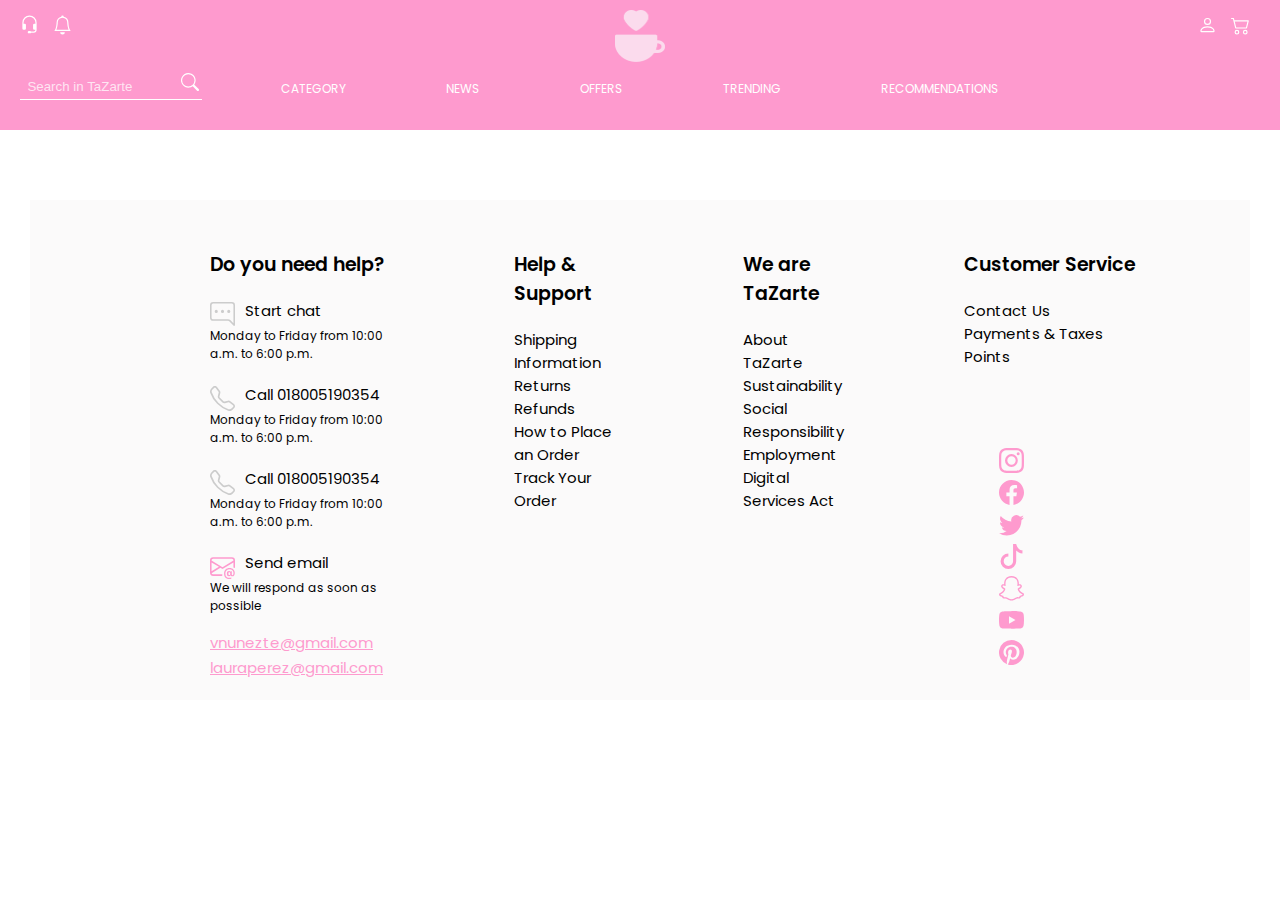
<file: E.FINAL/Moderns/Moderns.html>
<!DOCTYPE html>
<html lang="en">
<head>
    <meta charset="UTF-8">
    <meta name="viewport" content="width=device-width, initial-scale=1.0">
    <title>TaZarte</title>
    <link rel="preconnect" href="https://fonts.googleapis.com">
    <link rel="preconnect" href="https://fonts.gstatic.com" crossorigin>
    <link href="https://fonts.googleapis.com/css2?family=Poppins:ital,wght@0,100;0,200;0,300;0,400;0,500;0,600;0,700;0,800;0,900;1,100;1,200;1,300;1,400;1,500;1,600;1,700;1,800;1,900&display=swap" rel="stylesheet">
    <link rel="stylesheet" href="Moderns.css">
</head>
<body>
    <header>
        <nav class="navigation"> 
            <div class="icons">
                <div class="icon-service">
                    <svg xmlns="http://www.w3.org/2000/svg" width="16" height="16" fill="currentColor" class="bi bi-headset" viewBox="0 0 16 16">
                        <path d="M8 1a5 5 0 0 0-5 5v1h1a1 1 0 0 1 1 1v3a1 1 0 0 1-1 1H3a1 1 0 0 1-1-1V6a6 6 0 1 1 12 0v6a2.5 2.5 0 0 1-2.5 2.5H9.366a1 1 0 0 1-.866.5h-1a1 1 0 1 1 0-2h1a1 1 0 0 1 .866.5H11.5A1.5 1.5 0 0 0 13 12h-1a1 1 0 0 1-1-1V8a1 1 0 0 1 1-1h1V6a5 5 0 0 0-5-5"/>
                    </svg>
                    <svg xmlns="http://www.w3.org/2000/svg" width="16" height="16" fill="currentColor" class="bi bi-bell" viewBox="0 0 16 16">
                        <path d="M8 16a2 2 0 0 0 2-2H6a2 2 0 0 0 2 2M8 1.918l-.797.161A4 4 0 0 0 4 6c0 .628-.134 2.197-.459 3.742-.16.767-.376 1.566-.663 2.258h10.244c-.287-.692-.502-1.49-.663-2.258C12.134 8.197 12 6.628 12 6a4 4 0 0 0-3.203-3.92zM14.22 12c.223.447.481.801.78 1H1c.299-.199.557-.553.78-1C2.68 10.2 3 6.88 3 6c0-2.42 1.72-4.44 4.005-4.901a1 1 0 1 1 1.99 0A5 5 0 0 1 13 6c0 .88.32 4.2 1.22 6"/>
                    </svg>
                </div>
                <div class="logo">
                    <img onclick="redirectToIndex()" src="../Landingpage/CUSTOM-Group_1_.png"alt="logo">
                </div> 
                <div class="icon-user">
                    <svg onclick="redirectToLogin()" xmlns="http://www.w3.org/2000/svg" width="16" height="16" fill="currentColor" class="bi bi-person" viewBox="0 0 16 16">
                        <path d="M8 8a3 3 0 1 0 0-6 3 3 0 0 0 0 6m2-3a2 2 0 1 1-4 0 2 2 0 0 1 4 0m4 8c0 1-1 1-1 1H3s-1 0-1-1 1-4 6-4 6 3 6 4m-1-.004c-.001-.246-.154-.986-.832-1.664C11.516 10.68 10.289 10 8 10s-3.516.68-4.168 1.332c-.678.678-.83 1.418-.832 1.664z"/>
                    </svg>
                    <svg onclick="redirectToFavorite()" id="icono-carro" xmlns="http://www.w3.org/2000/svg" width="16" height="16" fill="currentColor" class="bi bi-cart2" viewBox="0 0 16 16">
                        <path d="M0 2.5A.5.5 0 0 1 .5 2H2a.5.5 0 0 1 .485.379L2.89 4H14.5a.5.5 0 0 1 .485.621l-1.5 6A.5.5 0 0 1 13 11H4a.5.5 0 0 1-.485-.379L1.61 3H.5a.5.5 0 0 1-.5-.5M3.14 5l1.25 5h8.22l1.25-5zM5 13a1 1 0 1 0 0 2 1 1 0 0 0 0-2m-2 1a2 2 0 1 1 4 0 2 2 0 0 1-4 0m9-1a1 1 0 1 0 0 2 1 1 0 0 0 0-2m-2 1a2 2 0 1 1 4 0 2 2 0 0 1-4 0"/>
                    </svg>
                </div>   
            </div> 
            <div class="busqueda">  
                <div class="menu">
                    <ul>
                        <li class="category"><a href="#">Category</a>
                            <ul class="submenu"> 
                                <li><a onclick="redirectToModerns()" href="#">Moderns</a></li>
                                <li id="Fantasy"><a onclick="redirectToFantasy()" href="#">Fantasy</a></li>
                            </ul>
                        </li>
                        <li><a onclick="redirectToNews()" href="#">News</a></li>
                            <li><a onclick="redirectToOffers()" href="#">Offers</a></li>
                            <li><a onclick="redirectToTrendings()" href="#">Trending</a></li>
                            <li><a onclick="redirectToRecommendatios()" href="#">Recommendations</a></li>
                        
                    </ul>
                </div> 
                <div class="barra_busqueda">
                    <input type="text" placeholder="  Search in TaZarte">
                    <svg id="search" xmlns="http://www.w3.org/2000/svg" width="16" height="16" fill="currentColor" class="bi bi-search" viewBox="0 0 16 16">
                        <path d="M11.742 10.344a6.5 6.5 0 1 0-1.397 1.398h-.001q.044.06.098.115l3.85 3.85a1 1 0 0 0 1.415-1.414l-3.85-3.85a1 1 0 0 0-.115-.1zM12 6.5a5.5 5.5 0 1 1-11 0 5.5 5.5 0 0 1 11 0"/>
                    </svg>
                </div>
            </div>  
        </nav>
    </header>
    <div class="information-products">  
        <div id="products-container">
         <section class="productos"  id="seccion-productos"> 
           
        </section>
    </div>
        <footer>
            <div class="contact-1">
                <div>
                    <p class="title-contact">Do you need help?</p>
                    <div class="sub-contact">
                        <svg xmlns="http://www.w3.org/2000/svg" width="16" height="16" fill="currentColor" class="bi bi-chat-right-dots" viewBox="0 0 16 16">
                            <path d="M2 1a1 1 0 0 0-1 1v8a1 1 0 0 0 1 1h9.586a2 2 0 0 1 1.414.586l2 2V2a1 1 0 0 0-1-1zm12-1a2 2 0 0 1 2 2v12.793a.5.5 0 0 1-.854.353l-2.853-2.853a1 1 0 0 0-.707-.293H2a2 2 0 0 1-2-2V2a2 2 0 0 1 2-2z"/>
                            <path d="M5 6a1 1 0 1 1-2 0 1 1 0 0 1 2 0m4 0a1 1 0 1 1-2 0 1 1 0 0 1 2 0m4 0a1 1 0 1 1-2 0 1 1 0 0 1 2 0"/>
                        </svg>
                        <p class="subtitle">Start chat</p>
                    </div>
                    <p class="info">Monday to Friday from 10:00 a.m. to 6:00 p.m.</p>
                </div>
                <div class="sub-contact">
                    <svg xmlns="http://www.w3.org/2000/svg" width="16" height="16" fill="currentColor" class="bi bi-telephone" viewBox="0 0 16 16">
                        <path d="M3.654 1.328a.678.678 0 0 0-1.015-.063L1.605 2.3c-.483.484-.661 1.169-.45 1.77a17.6 17.6 0 0 0 4.168 6.608 17.6 17.6 0 0 0 6.608 4.168c.601.211 1.286.033 1.77-.45l1.034-1.034a.678.678 0 0 0-.063-1.015l-2.307-1.794a.68.68 0 0 0-.58-.122l-2.19.547a1.75 1.75 0 0 1-1.657-.459L5.482 8.062a1.75 1.75 0 0 1-.46-1.657l.548-2.19a.68.68 0 0 0-.122-.58zM1.884.511a1.745 1.745 0 0 1 2.612.163L6.29 2.98c.329.423.445.974.315 1.494l-.547 2.19a.68.68 0 0 0 .178.643l2.457 2.457a.68.68 0 0 0 .644.178l2.189-.547a1.75 1.75 0 0 1 1.494.315l2.306 1.794c.829.645.905 1.87.163 2.611l-1.034 1.034c-.74.74-1.846 1.065-2.877.702a18.6 18.6 0 0 1-7.01-4.42 18.6 18.6 0 0 1-4.42-7.009c-.362-1.03-.037-2.137.703-2.877z"/>
                    </svg>
                    <p class="subtitle">Call 018005190354</p>
                </div>
                <p class="info">Monday to Friday from 10:00 a.m. to 6:00 p.m.</p>
                <div class="sub-contact">
                    <svg xmlns="http://www.w3.org/2000/svg" width="16" height="16" fill="currentColor" class="bi bi-telephone" viewBox="0 0 16 16">
                        <path d="M3.654 1.328a.678.678 0 0 0-1.015-.063L1.605 2.3c-.483.484-.661 1.169-.45 1.77a17.6 17.6 0 0 0 4.168 6.608 17.6 17.6 0 0 0 6.608 4.168c.601.211 1.286.033 1.77-.45l1.034-1.034a.678.678 0 0 0-.063-1.015l-2.307-1.794a.68.68 0 0 0-.58-.122l-2.19.547a1.75 1.75 0 0 1-1.657-.459L5.482 8.062a1.75 1.75 0 0 1-.46-1.657l.548-2.19a.68.68 0 0 0-.122-.58zM1.884.511a1.745 1.745 0 0 1 2.612.163L6.29 2.98c.329.423.445.974.315 1.494l-.547 2.19a.68.68 0 0 0 .178.643l2.457 2.457a.68.68 0 0 0 .644.178l2.189-.547a1.75 1.75 0 0 1 1.494.315l2.306 1.794c.829.645.905 1.87.163 2.611l-1.034 1.034c-.74.74-1.846 1.065-2.877.702a18.6 18.6 0 0 1-7.01-4.42 18.6 18.6 0 0 1-4.42-7.009c-.362-1.03-.037-2.137.703-2.877z"/>
                    </svg>
                    <p class="subtitle">Call 018005190354</p>
                </div>
                <p class="info">Monday to Friday from 10:00 a.m. to 6:00 p.m.</p>
                <div class="sub-contact email">
                    <svg xmlns="http://www.w3.org/2000/svg" width="16" height="16" fill="currentColor" class="bi bi-envelope-at" viewBox="0 0 16 16">
                        <path d="M2 2a2 2 0 0 0-2 2v8.01A2 2 0 0 0 2 14h5.5a.5.5 0 0 0 0-1H2a1 1 0 0 1-.966-.741l5.64-3.471L8 9.583l7-4.2V8.5a.5.5 0 0 0 1 0V4a2 2 0 0 0-2-2zm3.708 6.208L1 11.105V5.383zM1 4.217V4a1 1 0 0 1 1-1h12a1 1 0 0 1 1 1v.217l-7 4.2z"/>
                        <path d="M14.247 14.269c1.01 0 1.587-.857 1.587-2.025v-.21C15.834 10.43 14.64 9 12.52 9h-.035C10.42 9 9 10.36 9 12.432v.214C9 14.82 10.438 16 12.358 16h.044c.594 0 1.018-.074 1.237-.175v-.73c-.245.11-.673.18-1.18.18h-.044c-1.334 0-2.571-.788-2.571-2.655v-.157c0-1.657 1.058-2.724 2.64-2.724h.04c1.535 0 2.484 1.05 2.484 2.326v.118c0 .975-.324 1.39-.639 1.39-.232 0-.41-.148-.41-.42v-2.19h-.906v.569h-.03c-.084-.298-.368-.63-.954-.63-.778 0-1.259.555-1.259 1.4v.528c0 .892.49 1.434 1.26 1.434.471 0 .896-.227 1.014-.643h.043c.118.42.617.648 1.12.648m-2.453-1.588v-.227c0-.546.227-.791.573-.791.297 0 .572.192.572.708v.367c0 .573-.253.744-.564.744-.354 0-.581-.215-.581-.8Z"/>
                    </svg>
                    <p class="subtitle">Send email</p>
                </div>
                <p class="info">We will respond as soon as possible</p>
                <a class="emails" href="#">vnunezte@gmail.com</a><br>
                <a class="emails" href="#">lauraperez@gmail.com</a>
             </div>
             
             <div class="contact-2">
                <p class="title-contact">Help & Support</p>
                <div class="parraf">
                    <p>Shipping Information</p>
                    <p>Returns</p>
                    <p>Refunds</p>
                    <p>How to Place an Order</p>
                    <p>Track Your Order</p>
            </div>
             </div>
             <div class="contact-3">
                <p class="title-contact">We are TaZarte</p>
                <div class="parraf">
                    <p>About TaZarte</p>
                    <p>Sustainability</p>
                    <p>Social Responsibility</p>
                    <p>Employment</p>
                    <p>Digital Services Act</p>
            </div>
             </div>
             <div class="contact-4">
                <p class="title-contact">Customer Service</p>
                <div class="parraf">
                    <p>Contact Us</p>
                    <p>Payments & Taxes</p>
                    <p>Points</p>
                </div>
                <div class="icon-redsocial">
                    <svg xmlns="http://www.w3.org/2000/svg" width="16" height="16" fill="currentColor" class="bi bi-instagram" viewBox="0 0 16 16">
                        <path d="M8 0C5.829 0 5.556.01 4.703.048 3.85.088 3.269.222 2.76.42a3.9 3.9 0 0 0-1.417.923A3.9 3.9 0 0 0 .42 2.76C.222 3.268.087 3.85.048 4.7.01 5.555 0 5.827 0 8.001c0 2.172.01 2.444.048 3.297.04.852.174 1.433.372 1.942.205.526.478.972.923 1.417.444.445.89.719 1.416.923.51.198 1.09.333 1.942.372C5.555 15.99 5.827 16 8 16s2.444-.01 3.298-.048c.851-.04 1.434-.174 1.943-.372a3.9 3.9 0 0 0 1.416-.923c.445-.445.718-.891.923-1.417.197-.509.332-1.09.372-1.942C15.99 10.445 16 10.173 16 8s-.01-2.445-.048-3.299c-.04-.851-.175-1.433-.372-1.941a3.9 3.9 0 0 0-.923-1.417A3.9 3.9 0 0 0 13.24.42c-.51-.198-1.092-.333-1.943-.372C10.443.01 10.172 0 7.998 0zm-.717 1.442h.718c2.136 0 2.389.007 3.232.046.78.035 1.204.166 1.486.275.373.145.64.319.92.599s.453.546.598.92c.11.281.24.705.275 1.485.039.843.047 1.096.047 3.231s-.008 2.389-.047 3.232c-.035.78-.166 1.203-.275 1.485a2.5 2.5 0 0 1-.599.919c-.28.28-.546.453-.92.598-.28.11-.704.24-1.485.276-.843.038-1.096.047-3.232.047s-2.39-.009-3.233-.047c-.78-.036-1.203-.166-1.485-.276a2.5 2.5 0 0 1-.92-.598 2.5 2.5 0 0 1-.6-.92c-.109-.281-.24-.705-.275-1.485-.038-.843-.046-1.096-.046-3.233s.008-2.388.046-3.231c.036-.78.166-1.204.276-1.486.145-.373.319-.64.599-.92s.546-.453.92-.598c.282-.11.705-.24 1.485-.276.738-.034 1.024-.044 2.515-.045zm4.988 1.328a.96.96 0 1 0 0 1.92.96.96 0 0 0 0-1.92m-4.27 1.122a4.109 4.109 0 1 0 0 8.217 4.109 4.109 0 0 0 0-8.217m0 1.441a2.667 2.667 0 1 1 0 5.334 2.667 2.667 0 0 1 0-5.334"/>
                    </svg>
                    <svg xmlns="http://www.w3.org/2000/svg" width="16" height="16" fill="currentColor" class="bi bi-facebook" viewBox="0 0 16 16">
                        <path d="M16 8.049c0-4.446-3.582-8.05-8-8.05C3.58 0-.002 3.603-.002 8.05c0 4.017 2.926 7.347 6.75 7.951v-5.625h-2.03V8.05H6.75V6.275c0-2.017 1.195-3.131 3.022-3.131.876 0 1.791.157 1.791.157v1.98h-1.009c-.993 0-1.303.621-1.303 1.258v1.51h2.218l-.354 2.326H9.25V16c3.824-.604 6.75-3.934 6.75-7.951"/>
                    </svg>
                    <svg xmlns="http://www.w3.org/2000/svg" width="16" height="16" fill="currentColor" class="bi bi-twitter" viewBox="0 0 16 16">
                        <path d="M5.026 15c6.038 0 9.341-5.003 9.341-9.334q.002-.211-.006-.422A6.7 6.7 0 0 0 16 3.542a6.7 6.7 0 0 1-1.889.518 3.3 3.3 0 0 0 1.447-1.817 6.5 6.5 0 0 1-2.087.793A3.286 3.286 0 0 0 7.875 6.03a9.32 9.32 0 0 1-6.767-3.429 3.29 3.29 0 0 0 1.018 4.382A3.3 3.3 0 0 1 .64 6.575v.045a3.29 3.29 0 0 0 2.632 3.218 3.2 3.2 0 0 1-.865.115 3 3 0 0 1-.614-.057 3.28 3.28 0 0 0 3.067 2.277A6.6 6.6 0 0 1 .78 13.58a6 6 0 0 1-.78-.045A9.34 9.34 0 0 0 5.026 15"/>
                    </svg>
                    <svg xmlns="http://www.w3.org/2000/svg" width="16" height="16" fill="currentColor" class="bi bi-tiktok" viewBox="0 0 16 16">
                        <path d="M9 0h1.98c.144.715.54 1.617 1.235 2.512C12.895 3.389 13.797 4 15 4v2c-1.753 0-3.07-.814-4-1.829V11a5 5 0 1 1-5-5v2a3 3 0 1 0 3 3z"/>
                    </svg>
                    <svg xmlns="http://www.w3.org/2000/svg" width="16" height="16" fill="currentColor" class="bi bi-snapchat" viewBox="0 0 16 16">
                        <path d="M15.943 11.526c-.111-.303-.323-.465-.564-.599a1 1 0 0 0-.123-.064l-.219-.111c-.752-.399-1.339-.902-1.746-1.498a3.4 3.4 0 0 1-.3-.531c-.034-.1-.032-.156-.008-.207a.3.3 0 0 1 .097-.1c.129-.086.262-.173.352-.231.162-.104.289-.187.371-.245.309-.216.525-.446.66-.702a1.4 1.4 0 0 0 .069-1.16c-.205-.538-.713-.872-1.329-.872a1.8 1.8 0 0 0-.487.065c.006-.368-.002-.757-.035-1.139-.116-1.344-.587-2.048-1.077-2.61a4.3 4.3 0 0 0-1.095-.881C9.764.216 8.92 0 7.999 0s-1.76.216-2.505.641c-.412.232-.782.53-1.097.883-.49.562-.96 1.267-1.077 2.61-.033.382-.04.772-.036 1.138a1.8 1.8 0 0 0-.487-.065c-.615 0-1.124.335-1.328.873a1.4 1.4 0 0 0 .067 1.161c.136.256.352.486.66.701.082.058.21.14.371.246l.339.221a.4.4 0 0 1 .109.11c.026.053.027.11-.012.217a3.4 3.4 0 0 1-.295.52c-.398.583-.968 1.077-1.696 1.472-.385.204-.786.34-.955.8-.128.348-.044.743.28 1.075q.18.189.409.31a4.4 4.4 0 0 0 1 .4.7.7 0 0 1 .202.09c.118.104.102.26.259.488q.12.178.296.3c.33.229.701.243 1.095.258.355.014.758.03 1.217.18.19.064.389.186.618.328.55.338 1.305.802 2.566.802 1.262 0 2.02-.466 2.576-.806.227-.14.424-.26.609-.321.46-.152.863-.168 1.218-.181.393-.015.764-.03 1.095-.258a1.14 1.14 0 0 0 .336-.368c.114-.192.11-.327.217-.42a.6.6 0 0 1 .19-.087 4.5 4.5 0 0 0 1.014-.404c.16-.087.306-.2.429-.336l.004-.005c.304-.325.38-.709.256-1.047m-1.121.602c-.684.378-1.139.337-1.493.565-.3.193-.122.61-.34.76-.269.186-1.061-.012-2.085.326-.845.279-1.384 1.082-2.903 1.082s-2.045-.801-2.904-1.084c-1.022-.338-1.816-.14-2.084-.325-.218-.15-.041-.568-.341-.761-.354-.228-.809-.187-1.492-.563-.436-.24-.189-.39-.044-.46 2.478-1.199 2.873-3.05 2.89-3.188.022-.166.045-.297-.138-.466-.177-.164-.962-.65-1.18-.802-.36-.252-.52-.503-.402-.812.082-.214.281-.295.49-.295a1 1 0 0 1 .197.022c.396.086.78.285 1.002.338q.04.01.082.011c.118 0 .16-.06.152-.195-.026-.433-.087-1.277-.019-2.066.094-1.084.444-1.622.859-2.097.2-.229 1.137-1.22 2.93-1.22 1.792 0 2.732.987 2.931 1.215.416.475.766 1.013.859 2.098.068.788.009 1.632-.019 2.065-.01.142.034.195.152.195a.4.4 0 0 0 .082-.01c.222-.054.607-.253 1.002-.338a1 1 0 0 1 .197-.023c.21 0 .409.082.49.295.117.309-.04.56-.401.812-.218.152-1.003.638-1.18.802-.184.169-.16.3-.139.466.018.14.413 1.991 2.89 3.189.147.073.394.222-.041.464"/>
                    </svg>
                    <svg xmlns="http://www.w3.org/2000/svg" width="16" height="16" fill="currentColor" class="bi bi-youtube" viewBox="0 0 16 16">
                        <path d="M8.051 1.999h.089c.822.003 4.987.033 6.11.335a2.01 2.01 0 0 1 1.415 1.42c.101.38.172.883.22 1.402l.01.104.022.26.008.104c.065.914.073 1.77.074 1.957v.075c-.001.194-.01 1.108-.082 2.06l-.008.105-.009.104c-.05.572-.124 1.14-.235 1.558a2.01 2.01 0 0 1-1.415 1.42c-1.16.312-5.569.334-6.18.335h-.142c-.309 0-1.587-.006-2.927-.052l-.17-.006-.087-.004-.171-.007-.171-.007c-1.11-.049-2.167-.128-2.654-.26a2.01 2.01 0 0 1-1.415-1.419c-.111-.417-.185-.986-.235-1.558L.09 9.82l-.008-.104A31 31 0 0 1 0 7.68v-.123c.002-.215.01-.958.064-1.778l.007-.103.003-.052.008-.104.022-.26.01-.104c.048-.519.119-1.023.22-1.402a2.01 2.01 0 0 1 1.415-1.42c.487-.13 1.544-.21 2.654-.26l.17-.007.172-.006.086-.003.171-.007A100 100 0 0 1 7.858 2zM6.4 5.209v4.818l4.157-2.408z"/>
                    </svg>
                    <svg xmlns="http://www.w3.org/2000/svg" width="16" height="16" fill="currentColor" class="bi bi-pinterest" viewBox="0 0 16 16">
                        <path d="M8 0a8 8 0 0 0-2.915 15.452c-.07-.633-.134-1.606.027-2.297.146-.625.938-3.977.938-3.977s-.239-.479-.239-1.187c0-1.113.645-1.943 1.448-1.943.682 0 1.012.512 1.012 1.127 0 .686-.437 1.712-.663 2.663-.188.796.4 1.446 1.185 1.446 1.422 0 2.515-1.5 2.515-3.664 0-1.915-1.377-3.254-3.342-3.254-2.276 0-3.612 1.707-3.612 3.471 0 .688.265 1.425.595 1.826a.24.24 0 0 1 .056.23c-.061.252-.196.796-.222.907-.035.146-.116.177-.268.107-1-.465-1.624-1.926-1.624-3.1 0-2.523 1.834-4.84 5.286-4.84 2.775 0 4.932 1.977 4.932 4.62 0 2.757-1.739 4.976-4.151 4.976-.811 0-1.573-.421-1.834-.919l-.498 1.902c-.181.695-.669 1.566-.995 2.097A8 8 0 1 0 8 0"/>
                    </svg>
                </div>
    
             </div>
        </footer>
    
    </div>
    <script src="../data.js"></script>
    <script src="Modernsproduct.js"></script>
    <script src="Moderns.js"></script>
</body>
</html>
</file>
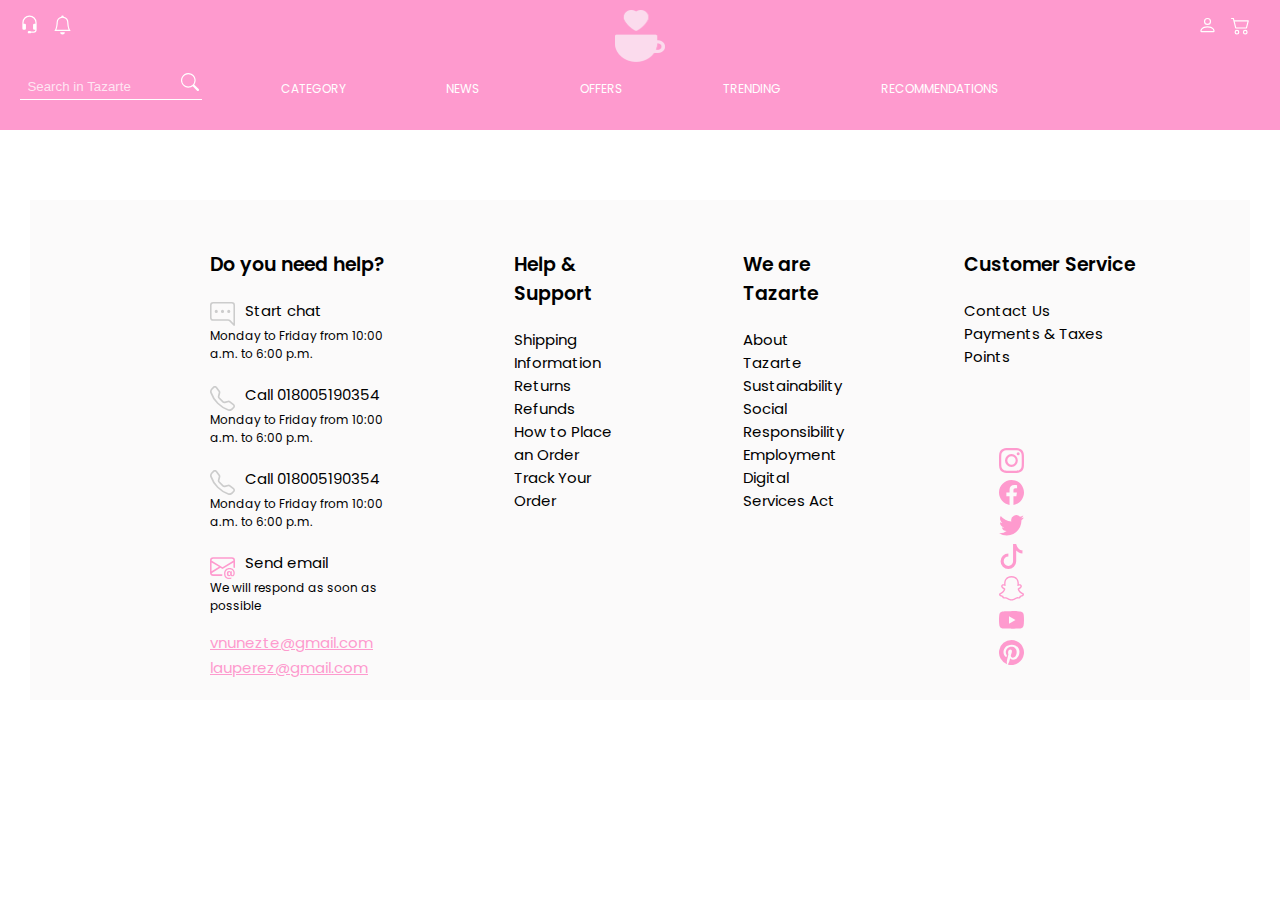
<file: E.FINAL/News/news.html>
<!DOCTYPE html>
<html lang="en">
<head>
    <meta charset="UTF-8">
    <meta name="viewport" content="width=device-width, initial-scale=1.0">
    <title>TaZarte</title>
    <link rel="preconnect" href="https://fonts.googleapis.com">
    <link rel="preconnect" href="https://fonts.gstatic.com" crossorigin>
    <link href="https://fonts.googleapis.com/css2?family=Poppins:ital,wght@0,100;0,200;0,300;0,400;0,500;0,600;0,700;0,800;0,900;1,100;1,200;1,300;1,400;1,500;1,600;1,700;1,800;1,900&display=swap" rel="stylesheet">
    <link rel="stylesheet" href="news.css">
</head>
<body>
    <header>
        <nav class="navigation"> 
            <div class="icons">
                <div class="icon-service">
                    <svg xmlns="http://www.w3.org/2000/svg" width="16" height="16" fill="currentColor" class="bi bi-headset" viewBox="0 0 16 16">
                        <path d="M8 1a5 5 0 0 0-5 5v1h1a1 1 0 0 1 1 1v3a1 1 0 0 1-1 1H3a1 1 0 0 1-1-1V6a6 6 0 1 1 12 0v6a2.5 2.5 0 0 1-2.5 2.5H9.366a1 1 0 0 1-.866.5h-1a1 1 0 1 1 0-2h1a1 1 0 0 1 .866.5H11.5A1.5 1.5 0 0 0 13 12h-1a1 1 0 0 1-1-1V8a1 1 0 0 1 1-1h1V6a5 5 0 0 0-5-5"/>
                    </svg>
                    <svg xmlns="http://www.w3.org/2000/svg" width="16" height="16" fill="currentColor" class="bi bi-bell" viewBox="0 0 16 16">
                        <path d="M8 16a2 2 0 0 0 2-2H6a2 2 0 0 0 2 2M8 1.918l-.797.161A4 4 0 0 0 4 6c0 .628-.134 2.197-.459 3.742-.16.767-.376 1.566-.663 2.258h10.244c-.287-.692-.502-1.49-.663-2.258C12.134 8.197 12 6.628 12 6a4 4 0 0 0-3.203-3.92zM14.22 12c.223.447.481.801.78 1H1c.299-.199.557-.553.78-1C2.68 10.2 3 6.88 3 6c0-2.42 1.72-4.44 4.005-4.901a1 1 0 1 1 1.99 0A5 5 0 0 1 13 6c0 .88.32 4.2 1.22 6"/>
                    </svg>
                </div>
                <div class="logo">
                    <img onclick="redirectToIndex()" src="../Landingpage/CUSTOM-Group_1_.png"alt="logo">
                </div> 
                <div class="icon-user">
                    <svg onclick="redirectToLogin()" xmlns="http://www.w3.org/2000/svg" width="16" height="16" fill="currentColor" class="bi bi-person" viewBox="0 0 16 16">
                        <path d="M8 8a3 3 0 1 0 0-6 3 3 0 0 0 0 6m2-3a2 2 0 1 1-4 0 2 2 0 0 1 4 0m4 8c0 1-1 1-1 1H3s-1 0-1-1 1-4 6-4 6 3 6 4m-1-.004c-.001-.246-.154-.986-.832-1.664C11.516 10.68 10.289 10 8 10s-3.516.68-4.168 1.332c-.678.678-.83 1.418-.832 1.664z"/>
                    </svg>
                    <svg onclick="redirectToFavorite()" id="icono-carro" xmlns="http://www.w3.org/2000/svg" width="16" height="16" fill="currentColor" class="bi bi-cart2" viewBox="0 0 16 16">
                        <path d="M0 2.5A.5.5 0 0 1 .5 2H2a.5.5 0 0 1 .485.379L2.89 4H14.5a.5.5 0 0 1 .485.621l-1.5 6A.5.5 0 0 1 13 11H4a.5.5 0 0 1-.485-.379L1.61 3H.5a.5.5 0 0 1-.5-.5M3.14 5l1.25 5h8.22l1.25-5zM5 13a1 1 0 1 0 0 2 1 1 0 0 0 0-2m-2 1a2 2 0 1 1 4 0 2 2 0 0 1-4 0m9-1a1 1 0 1 0 0 2 1 1 0 0 0 0-2m-2 1a2 2 0 1 1 4 0 2 2 0 0 1-4 0"/>
                    </svg>
                </div>   
            </div> 
            <div class="busqueda">  
                <div class="menu">
                    <ul>
                        <li class="category"><a href="#">Category</a>
                            <ul class="submenu"> 
                                <li><a onclick="redirectToModerns()" href="#">Moderns</a></li>
                                <li id="rings"><a onclick="redirectToFantasy()" href="#">Fantasy</a></li>
                            </ul>
                        </li>
                        <li><a onclick="redirectToNews()" href="#">News</a></li>
                        <li><a onclick="redirectToOffers()" href="#">Offers</a></li>
                        <li><a onclick="redirectToTrendings()" href="#">Trending</a></li>
                        <li><a onclick="redirectToRecommendatios()" href="#">Recommendations</a></li>
                        
                    </ul>
                </div> 
                <div class="barra_busqueda">
                    <input type="text" placeholder="  Search in Tazarte">
                    <svg id="search" xmlns="http://www.w3.org/2000/svg" width="16" height="16" fill="currentColor" class="bi bi-search" viewBox="0 0 16 16">
                        <path d="M11.742 10.344a6.5 6.5 0 1 0-1.397 1.398h-.001q.044.06.098.115l3.85 3.85a1 1 0 0 0 1.415-1.414l-3.85-3.85a1 1 0 0 0-.115-.1zM12 6.5a5.5 5.5 0 1 1-11 0 5.5 5.5 0 0 1 11 0"/>
                    </svg>
                </div>
            </div>  
        </nav>
    </header>
    <div class="information-products">  
        <div id="products-container">
         <section class="productos"  id="seccion-productos"> 
           
        </section>
    </div>
        <footer>
            <div class="contact-1">
                <div>
                    <p class="title-contact">Do you need help?</p>
                    <div class="sub-contact">
                        <svg xmlns="http://www.w3.org/2000/svg" width="16" height="16" fill="currentColor" class="bi bi-chat-right-dots" viewBox="0 0 16 16">
                            <path d="M2 1a1 1 0 0 0-1 1v8a1 1 0 0 0 1 1h9.586a2 2 0 0 1 1.414.586l2 2V2a1 1 0 0 0-1-1zm12-1a2 2 0 0 1 2 2v12.793a.5.5 0 0 1-.854.353l-2.853-2.853a1 1 0 0 0-.707-.293H2a2 2 0 0 1-2-2V2a2 2 0 0 1 2-2z"/>
                            <path d="M5 6a1 1 0 1 1-2 0 1 1 0 0 1 2 0m4 0a1 1 0 1 1-2 0 1 1 0 0 1 2 0m4 0a1 1 0 1 1-2 0 1 1 0 0 1 2 0"/>
                        </svg>
                        <p class="subtitle">Start chat</p>
                    </div>
                    <p class="info">Monday to Friday from 10:00 a.m. to 6:00 p.m.</p>
                </div>
                <div class="sub-contact">
                    <svg xmlns="http://www.w3.org/2000/svg" width="16" height="16" fill="currentColor" class="bi bi-telephone" viewBox="0 0 16 16">
                        <path d="M3.654 1.328a.678.678 0 0 0-1.015-.063L1.605 2.3c-.483.484-.661 1.169-.45 1.77a17.6 17.6 0 0 0 4.168 6.608 17.6 17.6 0 0 0 6.608 4.168c.601.211 1.286.033 1.77-.45l1.034-1.034a.678.678 0 0 0-.063-1.015l-2.307-1.794a.68.68 0 0 0-.58-.122l-2.19.547a1.75 1.75 0 0 1-1.657-.459L5.482 8.062a1.75 1.75 0 0 1-.46-1.657l.548-2.19a.68.68 0 0 0-.122-.58zM1.884.511a1.745 1.745 0 0 1 2.612.163L6.29 2.98c.329.423.445.974.315 1.494l-.547 2.19a.68.68 0 0 0 .178.643l2.457 2.457a.68.68 0 0 0 .644.178l2.189-.547a1.75 1.75 0 0 1 1.494.315l2.306 1.794c.829.645.905 1.87.163 2.611l-1.034 1.034c-.74.74-1.846 1.065-2.877.702a18.6 18.6 0 0 1-7.01-4.42 18.6 18.6 0 0 1-4.42-7.009c-.362-1.03-.037-2.137.703-2.877z"/>
                    </svg>
                    <p class="subtitle">Call 018005190354</p>
                </div>
                <p class="info">Monday to Friday from 10:00 a.m. to 6:00 p.m.</p>
                <div class="sub-contact">
                    <svg xmlns="http://www.w3.org/2000/svg" width="16" height="16" fill="currentColor" class="bi bi-telephone" viewBox="0 0 16 16">
                        <path d="M3.654 1.328a.678.678 0 0 0-1.015-.063L1.605 2.3c-.483.484-.661 1.169-.45 1.77a17.6 17.6 0 0 0 4.168 6.608 17.6 17.6 0 0 0 6.608 4.168c.601.211 1.286.033 1.77-.45l1.034-1.034a.678.678 0 0 0-.063-1.015l-2.307-1.794a.68.68 0 0 0-.58-.122l-2.19.547a1.75 1.75 0 0 1-1.657-.459L5.482 8.062a1.75 1.75 0 0 1-.46-1.657l.548-2.19a.68.68 0 0 0-.122-.58zM1.884.511a1.745 1.745 0 0 1 2.612.163L6.29 2.98c.329.423.445.974.315 1.494l-.547 2.19a.68.68 0 0 0 .178.643l2.457 2.457a.68.68 0 0 0 .644.178l2.189-.547a1.75 1.75 0 0 1 1.494.315l2.306 1.794c.829.645.905 1.87.163 2.611l-1.034 1.034c-.74.74-1.846 1.065-2.877.702a18.6 18.6 0 0 1-7.01-4.42 18.6 18.6 0 0 1-4.42-7.009c-.362-1.03-.037-2.137.703-2.877z"/>
                    </svg>
                    <p class="subtitle">Call 018005190354</p>
                </div>
                <p class="info">Monday to Friday from 10:00 a.m. to 6:00 p.m.</p>
                <div class="sub-contact email">
                    <svg xmlns="http://www.w3.org/2000/svg" width="16" height="16" fill="currentColor" class="bi bi-envelope-at" viewBox="0 0 16 16">
                        <path d="M2 2a2 2 0 0 0-2 2v8.01A2 2 0 0 0 2 14h5.5a.5.5 0 0 0 0-1H2a1 1 0 0 1-.966-.741l5.64-3.471L8 9.583l7-4.2V8.5a.5.5 0 0 0 1 0V4a2 2 0 0 0-2-2zm3.708 6.208L1 11.105V5.383zM1 4.217V4a1 1 0 0 1 1-1h12a1 1 0 0 1 1 1v.217l-7 4.2z"/>
                        <path d="M14.247 14.269c1.01 0 1.587-.857 1.587-2.025v-.21C15.834 10.43 14.64 9 12.52 9h-.035C10.42 9 9 10.36 9 12.432v.214C9 14.82 10.438 16 12.358 16h.044c.594 0 1.018-.074 1.237-.175v-.73c-.245.11-.673.18-1.18.18h-.044c-1.334 0-2.571-.788-2.571-2.655v-.157c0-1.657 1.058-2.724 2.64-2.724h.04c1.535 0 2.484 1.05 2.484 2.326v.118c0 .975-.324 1.39-.639 1.39-.232 0-.41-.148-.41-.42v-2.19h-.906v.569h-.03c-.084-.298-.368-.63-.954-.63-.778 0-1.259.555-1.259 1.4v.528c0 .892.49 1.434 1.26 1.434.471 0 .896-.227 1.014-.643h.043c.118.42.617.648 1.12.648m-2.453-1.588v-.227c0-.546.227-.791.573-.791.297 0 .572.192.572.708v.367c0 .573-.253.744-.564.744-.354 0-.581-.215-.581-.8Z"/>
                    </svg>
                    <p class="subtitle">Send email</p>
                </div>
                <p class="info">We will respond as soon as possible</p>
                <a class="emails" href="#">vnunezte@gmail.com</a><br>
                <a class="emails" href="#">lauperez@gmail.com</a>
             </div>
             
             <div class="contact-2">
                <p class="title-contact">Help & Support</p>
                <div class="parraf">
                    <p>Shipping Information</p>
                    <p>Returns</p>
                    <p>Refunds</p>
                    <p>How to Place an Order</p>
                    <p>Track Your Order</p>
            </div>
             </div>
             <div class="contact-3">
                <p class="title-contact">We are Tazarte</p>
                <div class="parraf">
                    <p>About Tazarte</p>
                    <p>Sustainability</p>
                    <p>Social Responsibility</p>
                    <p>Employment</p>
                    <p>Digital Services Act</p>
            </div>
             </div>
             <div class="contact-4">
                <p class="title-contact">Customer Service</p>
                <div class="parraf">
                    <p>Contact Us</p>
                    <p>Payments & Taxes</p>
                    <p>Points</p>
                </div>
                <div class="icon-redsocial">
                    <svg xmlns="http://www.w3.org/2000/svg" width="16" height="16" fill="currentColor" class="bi bi-instagram" viewBox="0 0 16 16">
                        <path d="M8 0C5.829 0 5.556.01 4.703.048 3.85.088 3.269.222 2.76.42a3.9 3.9 0 0 0-1.417.923A3.9 3.9 0 0 0 .42 2.76C.222 3.268.087 3.85.048 4.7.01 5.555 0 5.827 0 8.001c0 2.172.01 2.444.048 3.297.04.852.174 1.433.372 1.942.205.526.478.972.923 1.417.444.445.89.719 1.416.923.51.198 1.09.333 1.942.372C5.555 15.99 5.827 16 8 16s2.444-.01 3.298-.048c.851-.04 1.434-.174 1.943-.372a3.9 3.9 0 0 0 1.416-.923c.445-.445.718-.891.923-1.417.197-.509.332-1.09.372-1.942C15.99 10.445 16 10.173 16 8s-.01-2.445-.048-3.299c-.04-.851-.175-1.433-.372-1.941a3.9 3.9 0 0 0-.923-1.417A3.9 3.9 0 0 0 13.24.42c-.51-.198-1.092-.333-1.943-.372C10.443.01 10.172 0 7.998 0zm-.717 1.442h.718c2.136 0 2.389.007 3.232.046.78.035 1.204.166 1.486.275.373.145.64.319.92.599s.453.546.598.92c.11.281.24.705.275 1.485.039.843.047 1.096.047 3.231s-.008 2.389-.047 3.232c-.035.78-.166 1.203-.275 1.485a2.5 2.5 0 0 1-.599.919c-.28.28-.546.453-.92.598-.28.11-.704.24-1.485.276-.843.038-1.096.047-3.232.047s-2.39-.009-3.233-.047c-.78-.036-1.203-.166-1.485-.276a2.5 2.5 0 0 1-.92-.598 2.5 2.5 0 0 1-.6-.92c-.109-.281-.24-.705-.275-1.485-.038-.843-.046-1.096-.046-3.233s.008-2.388.046-3.231c.036-.78.166-1.204.276-1.486.145-.373.319-.64.599-.92s.546-.453.92-.598c.282-.11.705-.24 1.485-.276.738-.034 1.024-.044 2.515-.045zm4.988 1.328a.96.96 0 1 0 0 1.92.96.96 0 0 0 0-1.92m-4.27 1.122a4.109 4.109 0 1 0 0 8.217 4.109 4.109 0 0 0 0-8.217m0 1.441a2.667 2.667 0 1 1 0 5.334 2.667 2.667 0 0 1 0-5.334"/>
                    </svg>
                    <svg xmlns="http://www.w3.org/2000/svg" width="16" height="16" fill="currentColor" class="bi bi-facebook" viewBox="0 0 16 16">
                        <path d="M16 8.049c0-4.446-3.582-8.05-8-8.05C3.58 0-.002 3.603-.002 8.05c0 4.017 2.926 7.347 6.75 7.951v-5.625h-2.03V8.05H6.75V6.275c0-2.017 1.195-3.131 3.022-3.131.876 0 1.791.157 1.791.157v1.98h-1.009c-.993 0-1.303.621-1.303 1.258v1.51h2.218l-.354 2.326H9.25V16c3.824-.604 6.75-3.934 6.75-7.951"/>
                    </svg>
                    <svg xmlns="http://www.w3.org/2000/svg" width="16" height="16" fill="currentColor" class="bi bi-twitter" viewBox="0 0 16 16">
                        <path d="M5.026 15c6.038 0 9.341-5.003 9.341-9.334q.002-.211-.006-.422A6.7 6.7 0 0 0 16 3.542a6.7 6.7 0 0 1-1.889.518 3.3 3.3 0 0 0 1.447-1.817 6.5 6.5 0 0 1-2.087.793A3.286 3.286 0 0 0 7.875 6.03a9.32 9.32 0 0 1-6.767-3.429 3.29 3.29 0 0 0 1.018 4.382A3.3 3.3 0 0 1 .64 6.575v.045a3.29 3.29 0 0 0 2.632 3.218 3.2 3.2 0 0 1-.865.115 3 3 0 0 1-.614-.057 3.28 3.28 0 0 0 3.067 2.277A6.6 6.6 0 0 1 .78 13.58a6 6 0 0 1-.78-.045A9.34 9.34 0 0 0 5.026 15"/>
                    </svg>
                    <svg xmlns="http://www.w3.org/2000/svg" width="16" height="16" fill="currentColor" class="bi bi-tiktok" viewBox="0 0 16 16">
                        <path d="M9 0h1.98c.144.715.54 1.617 1.235 2.512C12.895 3.389 13.797 4 15 4v2c-1.753 0-3.07-.814-4-1.829V11a5 5 0 1 1-5-5v2a3 3 0 1 0 3 3z"/>
                    </svg>
                    <svg xmlns="http://www.w3.org/2000/svg" width="16" height="16" fill="currentColor" class="bi bi-snapchat" viewBox="0 0 16 16">
                        <path d="M15.943 11.526c-.111-.303-.323-.465-.564-.599a1 1 0 0 0-.123-.064l-.219-.111c-.752-.399-1.339-.902-1.746-1.498a3.4 3.4 0 0 1-.3-.531c-.034-.1-.032-.156-.008-.207a.3.3 0 0 1 .097-.1c.129-.086.262-.173.352-.231.162-.104.289-.187.371-.245.309-.216.525-.446.66-.702a1.4 1.4 0 0 0 .069-1.16c-.205-.538-.713-.872-1.329-.872a1.8 1.8 0 0 0-.487.065c.006-.368-.002-.757-.035-1.139-.116-1.344-.587-2.048-1.077-2.61a4.3 4.3 0 0 0-1.095-.881C9.764.216 8.92 0 7.999 0s-1.76.216-2.505.641c-.412.232-.782.53-1.097.883-.49.562-.96 1.267-1.077 2.61-.033.382-.04.772-.036 1.138a1.8 1.8 0 0 0-.487-.065c-.615 0-1.124.335-1.328.873a1.4 1.4 0 0 0 .067 1.161c.136.256.352.486.66.701.082.058.21.14.371.246l.339.221a.4.4 0 0 1 .109.11c.026.053.027.11-.012.217a3.4 3.4 0 0 1-.295.52c-.398.583-.968 1.077-1.696 1.472-.385.204-.786.34-.955.8-.128.348-.044.743.28 1.075q.18.189.409.31a4.4 4.4 0 0 0 1 .4.7.7 0 0 1 .202.09c.118.104.102.26.259.488q.12.178.296.3c.33.229.701.243 1.095.258.355.014.758.03 1.217.18.19.064.389.186.618.328.55.338 1.305.802 2.566.802 1.262 0 2.02-.466 2.576-.806.227-.14.424-.26.609-.321.46-.152.863-.168 1.218-.181.393-.015.764-.03 1.095-.258a1.14 1.14 0 0 0 .336-.368c.114-.192.11-.327.217-.42a.6.6 0 0 1 .19-.087 4.5 4.5 0 0 0 1.014-.404c.16-.087.306-.2.429-.336l.004-.005c.304-.325.38-.709.256-1.047m-1.121.602c-.684.378-1.139.337-1.493.565-.3.193-.122.61-.34.76-.269.186-1.061-.012-2.085.326-.845.279-1.384 1.082-2.903 1.082s-2.045-.801-2.904-1.084c-1.022-.338-1.816-.14-2.084-.325-.218-.15-.041-.568-.341-.761-.354-.228-.809-.187-1.492-.563-.436-.24-.189-.39-.044-.46 2.478-1.199 2.873-3.05 2.89-3.188.022-.166.045-.297-.138-.466-.177-.164-.962-.65-1.18-.802-.36-.252-.52-.503-.402-.812.082-.214.281-.295.49-.295a1 1 0 0 1 .197.022c.396.086.78.285 1.002.338q.04.01.082.011c.118 0 .16-.06.152-.195-.026-.433-.087-1.277-.019-2.066.094-1.084.444-1.622.859-2.097.2-.229 1.137-1.22 2.93-1.22 1.792 0 2.732.987 2.931 1.215.416.475.766 1.013.859 2.098.068.788.009 1.632-.019 2.065-.01.142.034.195.152.195a.4.4 0 0 0 .082-.01c.222-.054.607-.253 1.002-.338a1 1 0 0 1 .197-.023c.21 0 .409.082.49.295.117.309-.04.56-.401.812-.218.152-1.003.638-1.18.802-.184.169-.16.3-.139.466.018.14.413 1.991 2.89 3.189.147.073.394.222-.041.464"/>
                    </svg>
                    <svg xmlns="http://www.w3.org/2000/svg" width="16" height="16" fill="currentColor" class="bi bi-youtube" viewBox="0 0 16 16">
                        <path d="M8.051 1.999h.089c.822.003 4.987.033 6.11.335a2.01 2.01 0 0 1 1.415 1.42c.101.38.172.883.22 1.402l.01.104.022.26.008.104c.065.914.073 1.77.074 1.957v.075c-.001.194-.01 1.108-.082 2.06l-.008.105-.009.104c-.05.572-.124 1.14-.235 1.558a2.01 2.01 0 0 1-1.415 1.42c-1.16.312-5.569.334-6.18.335h-.142c-.309 0-1.587-.006-2.927-.052l-.17-.006-.087-.004-.171-.007-.171-.007c-1.11-.049-2.167-.128-2.654-.26a2.01 2.01 0 0 1-1.415-1.419c-.111-.417-.185-.986-.235-1.558L.09 9.82l-.008-.104A31 31 0 0 1 0 7.68v-.123c.002-.215.01-.958.064-1.778l.007-.103.003-.052.008-.104.022-.26.01-.104c.048-.519.119-1.023.22-1.402a2.01 2.01 0 0 1 1.415-1.42c.487-.13 1.544-.21 2.654-.26l.17-.007.172-.006.086-.003.171-.007A100 100 0 0 1 7.858 2zM6.4 5.209v4.818l4.157-2.408z"/>
                    </svg>
                    <svg xmlns="http://www.w3.org/2000/svg" width="16" height="16" fill="currentColor" class="bi bi-pinterest" viewBox="0 0 16 16">
                        <path d="M8 0a8 8 0 0 0-2.915 15.452c-.07-.633-.134-1.606.027-2.297.146-.625.938-3.977.938-3.977s-.239-.479-.239-1.187c0-1.113.645-1.943 1.448-1.943.682 0 1.012.512 1.012 1.127 0 .686-.437 1.712-.663 2.663-.188.796.4 1.446 1.185 1.446 1.422 0 2.515-1.5 2.515-3.664 0-1.915-1.377-3.254-3.342-3.254-2.276 0-3.612 1.707-3.612 3.471 0 .688.265 1.425.595 1.826a.24.24 0 0 1 .056.23c-.061.252-.196.796-.222.907-.035.146-.116.177-.268.107-1-.465-1.624-1.926-1.624-3.1 0-2.523 1.834-4.84 5.286-4.84 2.775 0 4.932 1.977 4.932 4.62 0 2.757-1.739 4.976-4.151 4.976-.811 0-1.573-.421-1.834-.919l-.498 1.902c-.181.695-.669 1.566-.995 2.097A8 8 0 1 0 8 0"/>
                    </svg>
                </div>
    
             </div>
        </footer>
    
    </div>
    <script src="../data.js"></script>
    <script src="newproduct.js"></script>
    <script src="news.js"></script>
</body>
</html>
</file>
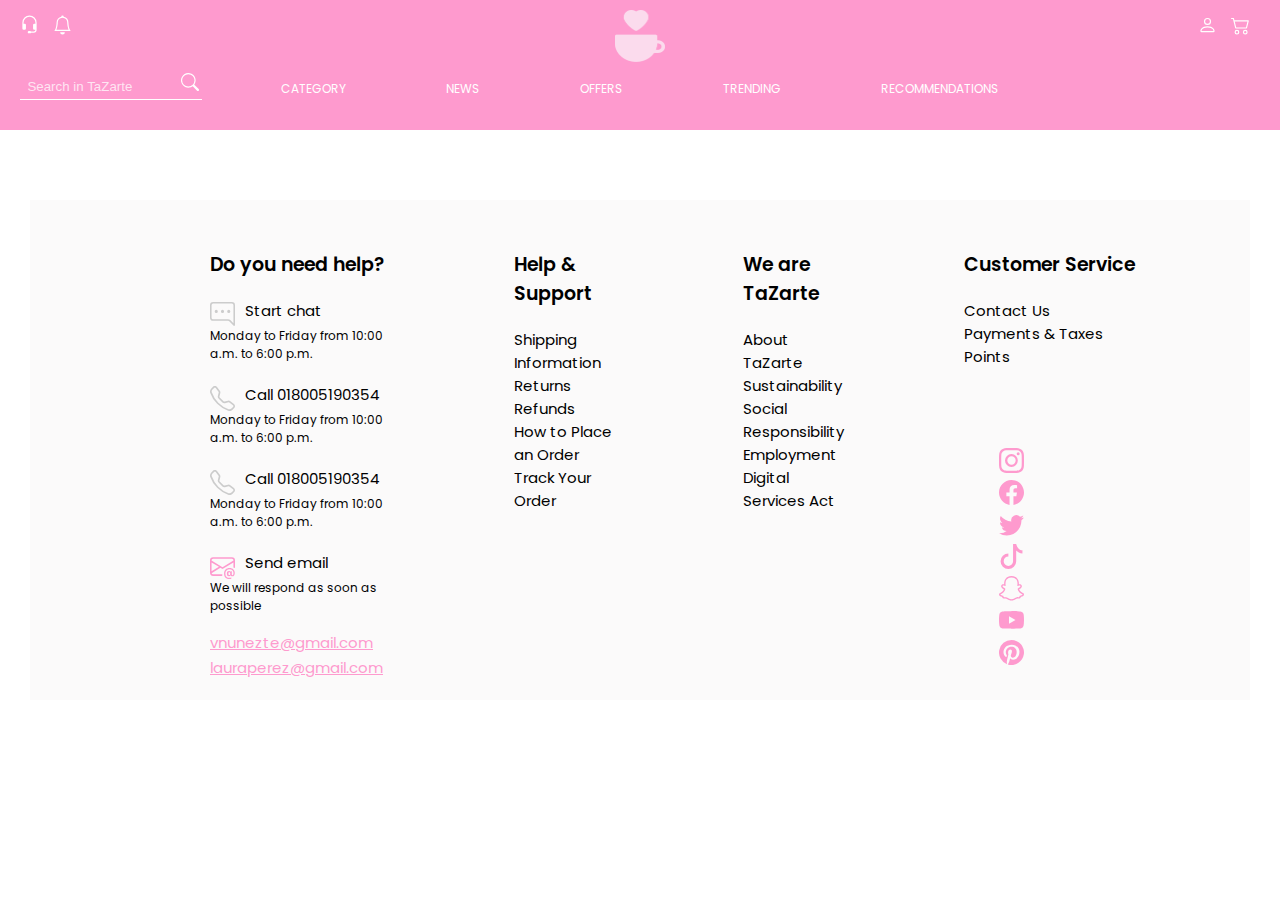
<file: E.FINAL/Offers/offers.html>
<!DOCTYPE html>
<html lang="en">
<head>
    <meta charset="UTF-8">
    <meta name="viewport" content="width=device-width, initial-scale=1.0">
    <title>TaZarte</title>
    <link rel="preconnect" href="https://fonts.googleapis.com">
    <link rel="preconnect" href="https://fonts.gstatic.com" crossorigin>
    <link href="https://fonts.googleapis.com/css2?family=Poppins:ital,wght@0,100;0,200;0,300;0,400;0,500;0,600;0,700;0,800;0,900;1,100;1,200;1,300;1,400;1,500;1,600;1,700;1,800;1,900&display=swap" rel="stylesheet">
    <link rel="stylesheet" href="offers.css">
</head>
<body>
    <header>
        <nav class="navigation"> 
            <div class="icons">
                <div class="icon-service">
                    <svg xmlns="http://www.w3.org/2000/svg" width="16" height="16" fill="currentColor" class="bi bi-headset" viewBox="0 0 16 16">
                        <path d="M8 1a5 5 0 0 0-5 5v1h1a1 1 0 0 1 1 1v3a1 1 0 0 1-1 1H3a1 1 0 0 1-1-1V6a6 6 0 1 1 12 0v6a2.5 2.5 0 0 1-2.5 2.5H9.366a1 1 0 0 1-.866.5h-1a1 1 0 1 1 0-2h1a1 1 0 0 1 .866.5H11.5A1.5 1.5 0 0 0 13 12h-1a1 1 0 0 1-1-1V8a1 1 0 0 1 1-1h1V6a5 5 0 0 0-5-5"/>
                    </svg>
                    <svg xmlns="http://www.w3.org/2000/svg" width="16" height="16" fill="currentColor" class="bi bi-bell" viewBox="0 0 16 16">
                        <path d="M8 16a2 2 0 0 0 2-2H6a2 2 0 0 0 2 2M8 1.918l-.797.161A4 4 0 0 0 4 6c0 .628-.134 2.197-.459 3.742-.16.767-.376 1.566-.663 2.258h10.244c-.287-.692-.502-1.49-.663-2.258C12.134 8.197 12 6.628 12 6a4 4 0 0 0-3.203-3.92zM14.22 12c.223.447.481.801.78 1H1c.299-.199.557-.553.78-1C2.68 10.2 3 6.88 3 6c0-2.42 1.72-4.44 4.005-4.901a1 1 0 1 1 1.99 0A5 5 0 0 1 13 6c0 .88.32 4.2 1.22 6"/>
                    </svg>
                </div>
                <div class="logo">
                    <img onclick="redirectToIndex()" src="../Landingpage/CUSTOM-Group_1_.png"alt="logo">
                </div> 
                <div class="icon-user">
                    <svg onclick="redirectToLogin()" xmlns="http://www.w3.org/2000/svg" width="16" height="16" fill="currentColor" class="bi bi-person" viewBox="0 0 16 16">
                        <path d="M8 8a3 3 0 1 0 0-6 3 3 0 0 0 0 6m2-3a2 2 0 1 1-4 0 2 2 0 0 1 4 0m4 8c0 1-1 1-1 1H3s-1 0-1-1 1-4 6-4 6 3 6 4m-1-.004c-.001-.246-.154-.986-.832-1.664C11.516 10.68 10.289 10 8 10s-3.516.68-4.168 1.332c-.678.678-.83 1.418-.832 1.664z"/>
                    </svg>
                    <svg onclick=" redirectToFavorite() " id="icono-carro" xmlns="http://www.w3.org/2000/svg" width="16" height="16" fill="currentColor" class="bi bi-cart2" viewBox="0 0 16 16">
                        <path d="M0 2.5A.5.5 0 0 1 .5 2H2a.5.5 0 0 1 .485.379L2.89 4H14.5a.5.5 0 0 1 .485.621l-1.5 6A.5.5 0 0 1 13 11H4a.5.5 0 0 1-.485-.379L1.61 3H.5a.5.5 0 0 1-.5-.5M3.14 5l1.25 5h8.22l1.25-5zM5 13a1 1 0 1 0 0 2 1 1 0 0 0 0-2m-2 1a2 2 0 1 1 4 0 2 2 0 0 1-4 0m9-1a1 1 0 1 0 0 2 1 1 0 0 0 0-2m-2 1a2 2 0 1 1 4 0 2 2 0 0 1-4 0"/>
                    </svg>
                </div>   
            </div> 
            <div class="busqueda">  
                <div class="menu">
                    <ul>
                        <li class="category"><a href="#">Category</a>
                            <ul class="submenu"> 
                                <li><a onclick="redirectToModerns()" href="#">Moderns</a></li>
                                <li id="rings"><a onclick="redirectToFantasy()" href="#">Fantasy</a></li>
                            </ul>
                        </li>
                        <li><a onclick="redirectToNews()" href="#">News</a></li>
                        <li><a onclick="redirectToOffers()" href="#">Offers</a></li>
                        <li><a onclick="redirectToTrendings()" href="#">Trending</a></li>
                        <li><a onclick="redirectToRecommendatios()" href="#">Recommendations</a></li>
                    
                    </ul>
                </div> 
                <div class="barra_busqueda">
                    <input type="text" placeholder="  Search in TaZarte">
                    <svg id="search" xmlns="http://www.w3.org/2000/svg" width="16" height="16" fill="currentColor" class="bi bi-search" viewBox="0 0 16 16">
                        <path d="M11.742 10.344a6.5 6.5 0 1 0-1.397 1.398h-.001q.044.06.098.115l3.85 3.85a1 1 0 0 0 1.415-1.414l-3.85-3.85a1 1 0 0 0-.115-.1zM12 6.5a5.5 5.5 0 1 1-11 0 5.5 5.5 0 0 1 11 0"/>
                    </svg>
                </div>
            </div>  
        </nav>
    </header>
    <div class="information-products">  
        <div id="products-container">
         <section class="productos"  id="seccion-productos"> 
           
        </section>
    </div>
        <footer>
            <div class="contact-1">
                <div>
                    <p class="title-contact">Do you need help?</p>
                    <div class="sub-contact">
                        <svg xmlns="http://www.w3.org/2000/svg" width="16" height="16" fill="currentColor" class="bi bi-chat-right-dots" viewBox="0 0 16 16">
                            <path d="M2 1a1 1 0 0 0-1 1v8a1 1 0 0 0 1 1h9.586a2 2 0 0 1 1.414.586l2 2V2a1 1 0 0 0-1-1zm12-1a2 2 0 0 1 2 2v12.793a.5.5 0 0 1-.854.353l-2.853-2.853a1 1 0 0 0-.707-.293H2a2 2 0 0 1-2-2V2a2 2 0 0 1 2-2z"/>
                            <path d="M5 6a1 1 0 1 1-2 0 1 1 0 0 1 2 0m4 0a1 1 0 1 1-2 0 1 1 0 0 1 2 0m4 0a1 1 0 1 1-2 0 1 1 0 0 1 2 0"/>
                        </svg>
                        <p class="subtitle">Start chat</p>
                    </div>
                    <p class="info">Monday to Friday from 10:00 a.m. to 6:00 p.m.</p>
                </div>
                <div class="sub-contact">
                    <svg xmlns="http://www.w3.org/2000/svg" width="16" height="16" fill="currentColor" class="bi bi-telephone" viewBox="0 0 16 16">
                        <path d="M3.654 1.328a.678.678 0 0 0-1.015-.063L1.605 2.3c-.483.484-.661 1.169-.45 1.77a17.6 17.6 0 0 0 4.168 6.608 17.6 17.6 0 0 0 6.608 4.168c.601.211 1.286.033 1.77-.45l1.034-1.034a.678.678 0 0 0-.063-1.015l-2.307-1.794a.68.68 0 0 0-.58-.122l-2.19.547a1.75 1.75 0 0 1-1.657-.459L5.482 8.062a1.75 1.75 0 0 1-.46-1.657l.548-2.19a.68.68 0 0 0-.122-.58zM1.884.511a1.745 1.745 0 0 1 2.612.163L6.29 2.98c.329.423.445.974.315 1.494l-.547 2.19a.68.68 0 0 0 .178.643l2.457 2.457a.68.68 0 0 0 .644.178l2.189-.547a1.75 1.75 0 0 1 1.494.315l2.306 1.794c.829.645.905 1.87.163 2.611l-1.034 1.034c-.74.74-1.846 1.065-2.877.702a18.6 18.6 0 0 1-7.01-4.42 18.6 18.6 0 0 1-4.42-7.009c-.362-1.03-.037-2.137.703-2.877z"/>
                    </svg>
                    <p class="subtitle">Call 018005190354</p>
                </div>
                <p class="info">Monday to Friday from 10:00 a.m. to 6:00 p.m.</p>
                <div class="sub-contact">
                    <svg xmlns="http://www.w3.org/2000/svg" width="16" height="16" fill="currentColor" class="bi bi-telephone" viewBox="0 0 16 16">
                        <path d="M3.654 1.328a.678.678 0 0 0-1.015-.063L1.605 2.3c-.483.484-.661 1.169-.45 1.77a17.6 17.6 0 0 0 4.168 6.608 17.6 17.6 0 0 0 6.608 4.168c.601.211 1.286.033 1.77-.45l1.034-1.034a.678.678 0 0 0-.063-1.015l-2.307-1.794a.68.68 0 0 0-.58-.122l-2.19.547a1.75 1.75 0 0 1-1.657-.459L5.482 8.062a1.75 1.75 0 0 1-.46-1.657l.548-2.19a.68.68 0 0 0-.122-.58zM1.884.511a1.745 1.745 0 0 1 2.612.163L6.29 2.98c.329.423.445.974.315 1.494l-.547 2.19a.68.68 0 0 0 .178.643l2.457 2.457a.68.68 0 0 0 .644.178l2.189-.547a1.75 1.75 0 0 1 1.494.315l2.306 1.794c.829.645.905 1.87.163 2.611l-1.034 1.034c-.74.74-1.846 1.065-2.877.702a18.6 18.6 0 0 1-7.01-4.42 18.6 18.6 0 0 1-4.42-7.009c-.362-1.03-.037-2.137.703-2.877z"/>
                    </svg>
                    <p class="subtitle">Call 018005190354</p>
                </div>
                <p class="info">Monday to Friday from 10:00 a.m. to 6:00 p.m.</p>
                <div class="sub-contact email">
                    <svg xmlns="http://www.w3.org/2000/svg" width="16" height="16" fill="currentColor" class="bi bi-envelope-at" viewBox="0 0 16 16">
                        <path d="M2 2a2 2 0 0 0-2 2v8.01A2 2 0 0 0 2 14h5.5a.5.5 0 0 0 0-1H2a1 1 0 0 1-.966-.741l5.64-3.471L8 9.583l7-4.2V8.5a.5.5 0 0 0 1 0V4a2 2 0 0 0-2-2zm3.708 6.208L1 11.105V5.383zM1 4.217V4a1 1 0 0 1 1-1h12a1 1 0 0 1 1 1v.217l-7 4.2z"/>
                        <path d="M14.247 14.269c1.01 0 1.587-.857 1.587-2.025v-.21C15.834 10.43 14.64 9 12.52 9h-.035C10.42 9 9 10.36 9 12.432v.214C9 14.82 10.438 16 12.358 16h.044c.594 0 1.018-.074 1.237-.175v-.73c-.245.11-.673.18-1.18.18h-.044c-1.334 0-2.571-.788-2.571-2.655v-.157c0-1.657 1.058-2.724 2.64-2.724h.04c1.535 0 2.484 1.05 2.484 2.326v.118c0 .975-.324 1.39-.639 1.39-.232 0-.41-.148-.41-.42v-2.19h-.906v.569h-.03c-.084-.298-.368-.63-.954-.63-.778 0-1.259.555-1.259 1.4v.528c0 .892.49 1.434 1.26 1.434.471 0 .896-.227 1.014-.643h.043c.118.42.617.648 1.12.648m-2.453-1.588v-.227c0-.546.227-.791.573-.791.297 0 .572.192.572.708v.367c0 .573-.253.744-.564.744-.354 0-.581-.215-.581-.8Z"/>
                    </svg>
                    <p class="subtitle">Send email</p>
                </div>
                <p class="info">We will respond as soon as possible</p>
                <a class="emails" href="#">vnunezte@gmail.com</a><br>
                <a class="emails" href="#">lauraperez@gmail.com</a>
             </div>
             
             <div class="contact-2">
                <p class="title-contact">Help & Support</p>
                <div class="parraf">
                    <p>Shipping Information</p>
                    <p>Returns</p>
                    <p>Refunds</p>
                    <p>How to Place an Order</p>
                    <p>Track Your Order</p>
            </div>
             </div>
             <div class="contact-3">
                <p class="title-contact">We are TaZarte</p>
                <div class="parraf">
                    <p>About TaZarte</p>
                    <p>Sustainability</p>
                    <p>Social Responsibility</p>
                    <p>Employment</p>
                    <p>Digital Services Act</p>
            </div>
             </div>
             <div class="contact-4">
                <p class="title-contact">Customer Service</p>
                <div class="parraf">
                    <p>Contact Us</p>
                    <p>Payments & Taxes</p>
                    <p>Points</p>
                </div>
                <div class="icon-redsocial">
                    <svg xmlns="http://www.w3.org/2000/svg" width="16" height="16" fill="currentColor" class="bi bi-instagram" viewBox="0 0 16 16">
                        <path d="M8 0C5.829 0 5.556.01 4.703.048 3.85.088 3.269.222 2.76.42a3.9 3.9 0 0 0-1.417.923A3.9 3.9 0 0 0 .42 2.76C.222 3.268.087 3.85.048 4.7.01 5.555 0 5.827 0 8.001c0 2.172.01 2.444.048 3.297.04.852.174 1.433.372 1.942.205.526.478.972.923 1.417.444.445.89.719 1.416.923.51.198 1.09.333 1.942.372C5.555 15.99 5.827 16 8 16s2.444-.01 3.298-.048c.851-.04 1.434-.174 1.943-.372a3.9 3.9 0 0 0 1.416-.923c.445-.445.718-.891.923-1.417.197-.509.332-1.09.372-1.942C15.99 10.445 16 10.173 16 8s-.01-2.445-.048-3.299c-.04-.851-.175-1.433-.372-1.941a3.9 3.9 0 0 0-.923-1.417A3.9 3.9 0 0 0 13.24.42c-.51-.198-1.092-.333-1.943-.372C10.443.01 10.172 0 7.998 0zm-.717 1.442h.718c2.136 0 2.389.007 3.232.046.78.035 1.204.166 1.486.275.373.145.64.319.92.599s.453.546.598.92c.11.281.24.705.275 1.485.039.843.047 1.096.047 3.231s-.008 2.389-.047 3.232c-.035.78-.166 1.203-.275 1.485a2.5 2.5 0 0 1-.599.919c-.28.28-.546.453-.92.598-.28.11-.704.24-1.485.276-.843.038-1.096.047-3.232.047s-2.39-.009-3.233-.047c-.78-.036-1.203-.166-1.485-.276a2.5 2.5 0 0 1-.92-.598 2.5 2.5 0 0 1-.6-.92c-.109-.281-.24-.705-.275-1.485-.038-.843-.046-1.096-.046-3.233s.008-2.388.046-3.231c.036-.78.166-1.204.276-1.486.145-.373.319-.64.599-.92s.546-.453.92-.598c.282-.11.705-.24 1.485-.276.738-.034 1.024-.044 2.515-.045zm4.988 1.328a.96.96 0 1 0 0 1.92.96.96 0 0 0 0-1.92m-4.27 1.122a4.109 4.109 0 1 0 0 8.217 4.109 4.109 0 0 0 0-8.217m0 1.441a2.667 2.667 0 1 1 0 5.334 2.667 2.667 0 0 1 0-5.334"/>
                    </svg>
                    <svg xmlns="http://www.w3.org/2000/svg" width="16" height="16" fill="currentColor" class="bi bi-facebook" viewBox="0 0 16 16">
                        <path d="M16 8.049c0-4.446-3.582-8.05-8-8.05C3.58 0-.002 3.603-.002 8.05c0 4.017 2.926 7.347 6.75 7.951v-5.625h-2.03V8.05H6.75V6.275c0-2.017 1.195-3.131 3.022-3.131.876 0 1.791.157 1.791.157v1.98h-1.009c-.993 0-1.303.621-1.303 1.258v1.51h2.218l-.354 2.326H9.25V16c3.824-.604 6.75-3.934 6.75-7.951"/>
                    </svg>
                    <svg xmlns="http://www.w3.org/2000/svg" width="16" height="16" fill="currentColor" class="bi bi-twitter" viewBox="0 0 16 16">
                        <path d="M5.026 15c6.038 0 9.341-5.003 9.341-9.334q.002-.211-.006-.422A6.7 6.7 0 0 0 16 3.542a6.7 6.7 0 0 1-1.889.518 3.3 3.3 0 0 0 1.447-1.817 6.5 6.5 0 0 1-2.087.793A3.286 3.286 0 0 0 7.875 6.03a9.32 9.32 0 0 1-6.767-3.429 3.29 3.29 0 0 0 1.018 4.382A3.3 3.3 0 0 1 .64 6.575v.045a3.29 3.29 0 0 0 2.632 3.218 3.2 3.2 0 0 1-.865.115 3 3 0 0 1-.614-.057 3.28 3.28 0 0 0 3.067 2.277A6.6 6.6 0 0 1 .78 13.58a6 6 0 0 1-.78-.045A9.34 9.34 0 0 0 5.026 15"/>
                    </svg>
                    <svg xmlns="http://www.w3.org/2000/svg" width="16" height="16" fill="currentColor" class="bi bi-tiktok" viewBox="0 0 16 16">
                        <path d="M9 0h1.98c.144.715.54 1.617 1.235 2.512C12.895 3.389 13.797 4 15 4v2c-1.753 0-3.07-.814-4-1.829V11a5 5 0 1 1-5-5v2a3 3 0 1 0 3 3z"/>
                    </svg>
                    <svg xmlns="http://www.w3.org/2000/svg" width="16" height="16" fill="currentColor" class="bi bi-snapchat" viewBox="0 0 16 16">
                        <path d="M15.943 11.526c-.111-.303-.323-.465-.564-.599a1 1 0 0 0-.123-.064l-.219-.111c-.752-.399-1.339-.902-1.746-1.498a3.4 3.4 0 0 1-.3-.531c-.034-.1-.032-.156-.008-.207a.3.3 0 0 1 .097-.1c.129-.086.262-.173.352-.231.162-.104.289-.187.371-.245.309-.216.525-.446.66-.702a1.4 1.4 0 0 0 .069-1.16c-.205-.538-.713-.872-1.329-.872a1.8 1.8 0 0 0-.487.065c.006-.368-.002-.757-.035-1.139-.116-1.344-.587-2.048-1.077-2.61a4.3 4.3 0 0 0-1.095-.881C9.764.216 8.92 0 7.999 0s-1.76.216-2.505.641c-.412.232-.782.53-1.097.883-.49.562-.96 1.267-1.077 2.61-.033.382-.04.772-.036 1.138a1.8 1.8 0 0 0-.487-.065c-.615 0-1.124.335-1.328.873a1.4 1.4 0 0 0 .067 1.161c.136.256.352.486.66.701.082.058.21.14.371.246l.339.221a.4.4 0 0 1 .109.11c.026.053.027.11-.012.217a3.4 3.4 0 0 1-.295.52c-.398.583-.968 1.077-1.696 1.472-.385.204-.786.34-.955.8-.128.348-.044.743.28 1.075q.18.189.409.31a4.4 4.4 0 0 0 1 .4.7.7 0 0 1 .202.09c.118.104.102.26.259.488q.12.178.296.3c.33.229.701.243 1.095.258.355.014.758.03 1.217.18.19.064.389.186.618.328.55.338 1.305.802 2.566.802 1.262 0 2.02-.466 2.576-.806.227-.14.424-.26.609-.321.46-.152.863-.168 1.218-.181.393-.015.764-.03 1.095-.258a1.14 1.14 0 0 0 .336-.368c.114-.192.11-.327.217-.42a.6.6 0 0 1 .19-.087 4.5 4.5 0 0 0 1.014-.404c.16-.087.306-.2.429-.336l.004-.005c.304-.325.38-.709.256-1.047m-1.121.602c-.684.378-1.139.337-1.493.565-.3.193-.122.61-.34.76-.269.186-1.061-.012-2.085.326-.845.279-1.384 1.082-2.903 1.082s-2.045-.801-2.904-1.084c-1.022-.338-1.816-.14-2.084-.325-.218-.15-.041-.568-.341-.761-.354-.228-.809-.187-1.492-.563-.436-.24-.189-.39-.044-.46 2.478-1.199 2.873-3.05 2.89-3.188.022-.166.045-.297-.138-.466-.177-.164-.962-.65-1.18-.802-.36-.252-.52-.503-.402-.812.082-.214.281-.295.49-.295a1 1 0 0 1 .197.022c.396.086.78.285 1.002.338q.04.01.082.011c.118 0 .16-.06.152-.195-.026-.433-.087-1.277-.019-2.066.094-1.084.444-1.622.859-2.097.2-.229 1.137-1.22 2.93-1.22 1.792 0 2.732.987 2.931 1.215.416.475.766 1.013.859 2.098.068.788.009 1.632-.019 2.065-.01.142.034.195.152.195a.4.4 0 0 0 .082-.01c.222-.054.607-.253 1.002-.338a1 1 0 0 1 .197-.023c.21 0 .409.082.49.295.117.309-.04.56-.401.812-.218.152-1.003.638-1.18.802-.184.169-.16.3-.139.466.018.14.413 1.991 2.89 3.189.147.073.394.222-.041.464"/>
                    </svg>
                    <svg xmlns="http://www.w3.org/2000/svg" width="16" height="16" fill="currentColor" class="bi bi-youtube" viewBox="0 0 16 16">
                        <path d="M8.051 1.999h.089c.822.003 4.987.033 6.11.335a2.01 2.01 0 0 1 1.415 1.42c.101.38.172.883.22 1.402l.01.104.022.26.008.104c.065.914.073 1.77.074 1.957v.075c-.001.194-.01 1.108-.082 2.06l-.008.105-.009.104c-.05.572-.124 1.14-.235 1.558a2.01 2.01 0 0 1-1.415 1.42c-1.16.312-5.569.334-6.18.335h-.142c-.309 0-1.587-.006-2.927-.052l-.17-.006-.087-.004-.171-.007-.171-.007c-1.11-.049-2.167-.128-2.654-.26a2.01 2.01 0 0 1-1.415-1.419c-.111-.417-.185-.986-.235-1.558L.09 9.82l-.008-.104A31 31 0 0 1 0 7.68v-.123c.002-.215.01-.958.064-1.778l.007-.103.003-.052.008-.104.022-.26.01-.104c.048-.519.119-1.023.22-1.402a2.01 2.01 0 0 1 1.415-1.42c.487-.13 1.544-.21 2.654-.26l.17-.007.172-.006.086-.003.171-.007A100 100 0 0 1 7.858 2zM6.4 5.209v4.818l4.157-2.408z"/>
                    </svg>
                    <svg xmlns="http://www.w3.org/2000/svg" width="16" height="16" fill="currentColor" class="bi bi-pinterest" viewBox="0 0 16 16">
                        <path d="M8 0a8 8 0 0 0-2.915 15.452c-.07-.633-.134-1.606.027-2.297.146-.625.938-3.977.938-3.977s-.239-.479-.239-1.187c0-1.113.645-1.943 1.448-1.943.682 0 1.012.512 1.012 1.127 0 .686-.437 1.712-.663 2.663-.188.796.4 1.446 1.185 1.446 1.422 0 2.515-1.5 2.515-3.664 0-1.915-1.377-3.254-3.342-3.254-2.276 0-3.612 1.707-3.612 3.471 0 .688.265 1.425.595 1.826a.24.24 0 0 1 .056.23c-.061.252-.196.796-.222.907-.035.146-.116.177-.268.107-1-.465-1.624-1.926-1.624-3.1 0-2.523 1.834-4.84 5.286-4.84 2.775 0 4.932 1.977 4.932 4.62 0 2.757-1.739 4.976-4.151 4.976-.811 0-1.573-.421-1.834-.919l-.498 1.902c-.181.695-.669 1.566-.995 2.097A8 8 0 1 0 8 0"/>
                    </svg>
                </div>
    
             </div>
        </footer>
    
    </div>
    <script src="../data.js"></script>
    <script src="offerproduct.js"></script>
    <script src="offers.js"></script>
</body>
</html>
</file>
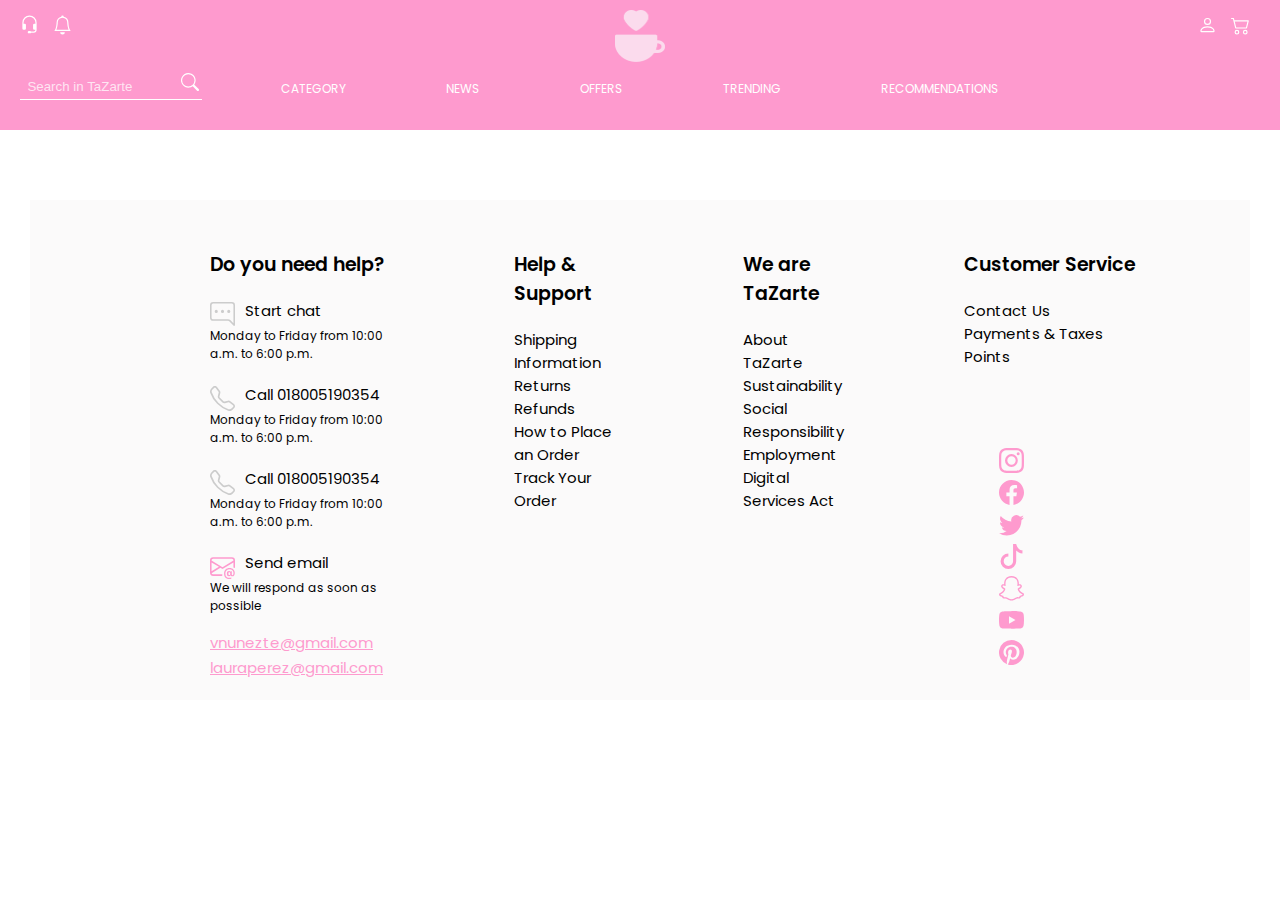
<file: E.FINAL/recommendations/recommend.html>
<!DOCTYPE html>
<html lang="en">
<head>
    <meta charset="UTF-8">
    <meta name="viewport" content="width=device-width, initial-scale=1.0">
    <title>TaZarte</title>
    <link rel="preconnect" href="https://fonts.googleapis.com">
    <link rel="preconnect" href="https://fonts.gstatic.com" crossorigin>
    <link href="https://fonts.googleapis.com/css2?family=Poppins:ital,wght@0,100;0,200;0,300;0,400;0,500;0,600;0,700;0,800;0,900;1,100;1,200;1,300;1,400;1,500;1,600;1,700;1,800;1,900&display=swap" rel="stylesheet">
    <link rel="stylesheet" href="recommendations.css">
</head>
<body>
    <header>
        <nav class="navigation"> 
            <div class="icons">
                <div class="icon-service">
                    <svg xmlns="http://www.w3.org/2000/svg" width="16" height="16" fill="currentColor" class="bi bi-headset" viewBox="0 0 16 16">
                        <path d="M8 1a5 5 0 0 0-5 5v1h1a1 1 0 0 1 1 1v3a1 1 0 0 1-1 1H3a1 1 0 0 1-1-1V6a6 6 0 1 1 12 0v6a2.5 2.5 0 0 1-2.5 2.5H9.366a1 1 0 0 1-.866.5h-1a1 1 0 1 1 0-2h1a1 1 0 0 1 .866.5H11.5A1.5 1.5 0 0 0 13 12h-1a1 1 0 0 1-1-1V8a1 1 0 0 1 1-1h1V6a5 5 0 0 0-5-5"/>
                    </svg>
                    <svg xmlns="http://www.w3.org/2000/svg" width="16" height="16" fill="currentColor" class="bi bi-bell" viewBox="0 0 16 16">
                        <path d="M8 16a2 2 0 0 0 2-2H6a2 2 0 0 0 2 2M8 1.918l-.797.161A4 4 0 0 0 4 6c0 .628-.134 2.197-.459 3.742-.16.767-.376 1.566-.663 2.258h10.244c-.287-.692-.502-1.49-.663-2.258C12.134 8.197 12 6.628 12 6a4 4 0 0 0-3.203-3.92zM14.22 12c.223.447.481.801.78 1H1c.299-.199.557-.553.78-1C2.68 10.2 3 6.88 3 6c0-2.42 1.72-4.44 4.005-4.901a1 1 0 1 1 1.99 0A5 5 0 0 1 13 6c0 .88.32 4.2 1.22 6"/>
                    </svg>
                </div>
                <div class="logo">
                    <img onclick="redirectToIndex()" src="../Landingpage/CUSTOM-Group_1_.png"alt="logo">
                </div> 
                <div class="icon-user">
                    <svg onclick="redirectToLogin()" xmlns="http://www.w3.org/2000/svg" width="16" height="16" fill="currentColor" class="bi bi-person" viewBox="0 0 16 16">
                        <path d="M8 8a3 3 0 1 0 0-6 3 3 0 0 0 0 6m2-3a2 2 0 1 1-4 0 2 2 0 0 1 4 0m4 8c0 1-1 1-1 1H3s-1 0-1-1 1-4 6-4 6 3 6 4m-1-.004c-.001-.246-.154-.986-.832-1.664C11.516 10.68 10.289 10 8 10s-3.516.68-4.168 1.332c-.678.678-.83 1.418-.832 1.664z"/>
                    </svg>
                    <svg onclick="redirectToFavorite()" id="icono-carro" xmlns="http://www.w3.org/2000/svg" width="16" height="16" fill="currentColor" class="bi bi-cart2" viewBox="0 0 16 16">
                        <path d="M0 2.5A.5.5 0 0 1 .5 2H2a.5.5 0 0 1 .485.379L2.89 4H14.5a.5.5 0 0 1 .485.621l-1.5 6A.5.5 0 0 1 13 11H4a.5.5 0 0 1-.485-.379L1.61 3H.5a.5.5 0 0 1-.5-.5M3.14 5l1.25 5h8.22l1.25-5zM5 13a1 1 0 1 0 0 2 1 1 0 0 0 0-2m-2 1a2 2 0 1 1 4 0 2 2 0 0 1-4 0m9-1a1 1 0 1 0 0 2 1 1 0 0 0 0-2m-2 1a2 2 0 1 1 4 0 2 2 0 0 1-4 0"/>
                    </svg>
                </div>   
            </div> 
            <div class="busqueda">  
                <div class="menu">
                    <ul>
                        <li class="category"><a href="#">Category</a>
                            <ul class="submenu"> 
                                <li><a onclick="redirectToModerns()" href="#">Moderns</a></li>
                                <li id="Fantasy"><a onclick="redirectToFantasy()" href="#">Fantasy</a></li>
                            </ul>
                        </li>
                        <li><a onclick="redirectToNews()" href="#">News</a></li>
                            <li><a onclick="redirectToOffers()" href="#">Offers</a></li>
                            <li><a onclick="redirectToTrendings()" href="#">Trending</a></li>
                            <li><a onclick="redirectToRecommendatios()" href="#">Recommendations</a></li>
                        
                    </ul>
                </div> 
                <div class="barra_busqueda">
                    <input type="text" placeholder="  Search in TaZarte">
                    <svg id="search" xmlns="http://www.w3.org/2000/svg" width="16" height="16" fill="currentColor" class="bi bi-search" viewBox="0 0 16 16">
                        <path d="M11.742 10.344a6.5 6.5 0 1 0-1.397 1.398h-.001q.044.06.098.115l3.85 3.85a1 1 0 0 0 1.415-1.414l-3.85-3.85a1 1 0 0 0-.115-.1zM12 6.5a5.5 5.5 0 1 1-11 0 5.5 5.5 0 0 1 11 0"/>
                    </svg>
                </div>
            </div>  
        </nav>
    </header>
    <div class="information-products">  
        <div id="products-container">
         <section class="productos"  id="seccion-productos"> 
           
        </section>
    </div>
        <footer>
            <div class="contact-1">
                <div>
                    <p class="title-contact">Do you need help?</p>
                    <div class="sub-contact">
                        <svg xmlns="http://www.w3.org/2000/svg" width="16" height="16" fill="currentColor" class="bi bi-chat-right-dots" viewBox="0 0 16 16">
                            <path d="M2 1a1 1 0 0 0-1 1v8a1 1 0 0 0 1 1h9.586a2 2 0 0 1 1.414.586l2 2V2a1 1 0 0 0-1-1zm12-1a2 2 0 0 1 2 2v12.793a.5.5 0 0 1-.854.353l-2.853-2.853a1 1 0 0 0-.707-.293H2a2 2 0 0 1-2-2V2a2 2 0 0 1 2-2z"/>
                            <path d="M5 6a1 1 0 1 1-2 0 1 1 0 0 1 2 0m4 0a1 1 0 1 1-2 0 1 1 0 0 1 2 0m4 0a1 1 0 1 1-2 0 1 1 0 0 1 2 0"/>
                        </svg>
                        <p class="subtitle">Start chat</p>
                    </div>
                    <p class="info">Monday to Friday from 10:00 a.m. to 6:00 p.m.</p>
                </div>
                <div class="sub-contact">
                    <svg xmlns="http://www.w3.org/2000/svg" width="16" height="16" fill="currentColor" class="bi bi-telephone" viewBox="0 0 16 16">
                        <path d="M3.654 1.328a.678.678 0 0 0-1.015-.063L1.605 2.3c-.483.484-.661 1.169-.45 1.77a17.6 17.6 0 0 0 4.168 6.608 17.6 17.6 0 0 0 6.608 4.168c.601.211 1.286.033 1.77-.45l1.034-1.034a.678.678 0 0 0-.063-1.015l-2.307-1.794a.68.68 0 0 0-.58-.122l-2.19.547a1.75 1.75 0 0 1-1.657-.459L5.482 8.062a1.75 1.75 0 0 1-.46-1.657l.548-2.19a.68.68 0 0 0-.122-.58zM1.884.511a1.745 1.745 0 0 1 2.612.163L6.29 2.98c.329.423.445.974.315 1.494l-.547 2.19a.68.68 0 0 0 .178.643l2.457 2.457a.68.68 0 0 0 .644.178l2.189-.547a1.75 1.75 0 0 1 1.494.315l2.306 1.794c.829.645.905 1.87.163 2.611l-1.034 1.034c-.74.74-1.846 1.065-2.877.702a18.6 18.6 0 0 1-7.01-4.42 18.6 18.6 0 0 1-4.42-7.009c-.362-1.03-.037-2.137.703-2.877z"/>
                    </svg>
                    <p class="subtitle">Call 018005190354</p>
                </div>
                <p class="info">Monday to Friday from 10:00 a.m. to 6:00 p.m.</p>
                <div class="sub-contact">
                    <svg xmlns="http://www.w3.org/2000/svg" width="16" height="16" fill="currentColor" class="bi bi-telephone" viewBox="0 0 16 16">
                        <path d="M3.654 1.328a.678.678 0 0 0-1.015-.063L1.605 2.3c-.483.484-.661 1.169-.45 1.77a17.6 17.6 0 0 0 4.168 6.608 17.6 17.6 0 0 0 6.608 4.168c.601.211 1.286.033 1.77-.45l1.034-1.034a.678.678 0 0 0-.063-1.015l-2.307-1.794a.68.68 0 0 0-.58-.122l-2.19.547a1.75 1.75 0 0 1-1.657-.459L5.482 8.062a1.75 1.75 0 0 1-.46-1.657l.548-2.19a.68.68 0 0 0-.122-.58zM1.884.511a1.745 1.745 0 0 1 2.612.163L6.29 2.98c.329.423.445.974.315 1.494l-.547 2.19a.68.68 0 0 0 .178.643l2.457 2.457a.68.68 0 0 0 .644.178l2.189-.547a1.75 1.75 0 0 1 1.494.315l2.306 1.794c.829.645.905 1.87.163 2.611l-1.034 1.034c-.74.74-1.846 1.065-2.877.702a18.6 18.6 0 0 1-7.01-4.42 18.6 18.6 0 0 1-4.42-7.009c-.362-1.03-.037-2.137.703-2.877z"/>
                    </svg>
                    <p class="subtitle">Call 018005190354</p>
                </div>
                <p class="info">Monday to Friday from 10:00 a.m. to 6:00 p.m.</p>
                <div class="sub-contact email">
                    <svg xmlns="http://www.w3.org/2000/svg" width="16" height="16" fill="currentColor" class="bi bi-envelope-at" viewBox="0 0 16 16">
                        <path d="M2 2a2 2 0 0 0-2 2v8.01A2 2 0 0 0 2 14h5.5a.5.5 0 0 0 0-1H2a1 1 0 0 1-.966-.741l5.64-3.471L8 9.583l7-4.2V8.5a.5.5 0 0 0 1 0V4a2 2 0 0 0-2-2zm3.708 6.208L1 11.105V5.383zM1 4.217V4a1 1 0 0 1 1-1h12a1 1 0 0 1 1 1v.217l-7 4.2z"/>
                        <path d="M14.247 14.269c1.01 0 1.587-.857 1.587-2.025v-.21C15.834 10.43 14.64 9 12.52 9h-.035C10.42 9 9 10.36 9 12.432v.214C9 14.82 10.438 16 12.358 16h.044c.594 0 1.018-.074 1.237-.175v-.73c-.245.11-.673.18-1.18.18h-.044c-1.334 0-2.571-.788-2.571-2.655v-.157c0-1.657 1.058-2.724 2.64-2.724h.04c1.535 0 2.484 1.05 2.484 2.326v.118c0 .975-.324 1.39-.639 1.39-.232 0-.41-.148-.41-.42v-2.19h-.906v.569h-.03c-.084-.298-.368-.63-.954-.63-.778 0-1.259.555-1.259 1.4v.528c0 .892.49 1.434 1.26 1.434.471 0 .896-.227 1.014-.643h.043c.118.42.617.648 1.12.648m-2.453-1.588v-.227c0-.546.227-.791.573-.791.297 0 .572.192.572.708v.367c0 .573-.253.744-.564.744-.354 0-.581-.215-.581-.8Z"/>
                    </svg>
                    <p class="subtitle">Send email</p>
                </div>
                <p class="info">We will respond as soon as possible</p>
                <a class="emails" href="#">vnunezte@gmail.com</a><br>
                <a class="emails" href="#">lauraperez@gmail.com</a>
             </div>
             
             <div class="contact-2">
                <p class="title-contact">Help & Support</p>
                <div class="parraf">
                    <p>Shipping Information</p>
                    <p>Returns</p>
                    <p>Refunds</p>
                    <p>How to Place an Order</p>
                    <p>Track Your Order</p>
            </div>
             </div>
             <div class="contact-3">
                <p class="title-contact">We are TaZarte</p>
                <div class="parraf">
                    <p>About TaZarte</p>
                    <p>Sustainability</p>
                    <p>Social Responsibility</p>
                    <p>Employment</p>
                    <p>Digital Services Act</p>
            </div>
             </div>
             <div class="contact-4">
                <p class="title-contact">Customer Service</p>
                <div class="parraf">
                    <p>Contact Us</p>
                    <p>Payments & Taxes</p>
                    <p>Points</p>
                </div>
                <div class="icon-redsocial">
                    <svg xmlns="http://www.w3.org/2000/svg" width="16" height="16" fill="currentColor" class="bi bi-instagram" viewBox="0 0 16 16">
                        <path d="M8 0C5.829 0 5.556.01 4.703.048 3.85.088 3.269.222 2.76.42a3.9 3.9 0 0 0-1.417.923A3.9 3.9 0 0 0 .42 2.76C.222 3.268.087 3.85.048 4.7.01 5.555 0 5.827 0 8.001c0 2.172.01 2.444.048 3.297.04.852.174 1.433.372 1.942.205.526.478.972.923 1.417.444.445.89.719 1.416.923.51.198 1.09.333 1.942.372C5.555 15.99 5.827 16 8 16s2.444-.01 3.298-.048c.851-.04 1.434-.174 1.943-.372a3.9 3.9 0 0 0 1.416-.923c.445-.445.718-.891.923-1.417.197-.509.332-1.09.372-1.942C15.99 10.445 16 10.173 16 8s-.01-2.445-.048-3.299c-.04-.851-.175-1.433-.372-1.941a3.9 3.9 0 0 0-.923-1.417A3.9 3.9 0 0 0 13.24.42c-.51-.198-1.092-.333-1.943-.372C10.443.01 10.172 0 7.998 0zm-.717 1.442h.718c2.136 0 2.389.007 3.232.046.78.035 1.204.166 1.486.275.373.145.64.319.92.599s.453.546.598.92c.11.281.24.705.275 1.485.039.843.047 1.096.047 3.231s-.008 2.389-.047 3.232c-.035.78-.166 1.203-.275 1.485a2.5 2.5 0 0 1-.599.919c-.28.28-.546.453-.92.598-.28.11-.704.24-1.485.276-.843.038-1.096.047-3.232.047s-2.39-.009-3.233-.047c-.78-.036-1.203-.166-1.485-.276a2.5 2.5 0 0 1-.92-.598 2.5 2.5 0 0 1-.6-.92c-.109-.281-.24-.705-.275-1.485-.038-.843-.046-1.096-.046-3.233s.008-2.388.046-3.231c.036-.78.166-1.204.276-1.486.145-.373.319-.64.599-.92s.546-.453.92-.598c.282-.11.705-.24 1.485-.276.738-.034 1.024-.044 2.515-.045zm4.988 1.328a.96.96 0 1 0 0 1.92.96.96 0 0 0 0-1.92m-4.27 1.122a4.109 4.109 0 1 0 0 8.217 4.109 4.109 0 0 0 0-8.217m0 1.441a2.667 2.667 0 1 1 0 5.334 2.667 2.667 0 0 1 0-5.334"/>
                    </svg>
                    <svg xmlns="http://www.w3.org/2000/svg" width="16" height="16" fill="currentColor" class="bi bi-facebook" viewBox="0 0 16 16">
                        <path d="M16 8.049c0-4.446-3.582-8.05-8-8.05C3.58 0-.002 3.603-.002 8.05c0 4.017 2.926 7.347 6.75 7.951v-5.625h-2.03V8.05H6.75V6.275c0-2.017 1.195-3.131 3.022-3.131.876 0 1.791.157 1.791.157v1.98h-1.009c-.993 0-1.303.621-1.303 1.258v1.51h2.218l-.354 2.326H9.25V16c3.824-.604 6.75-3.934 6.75-7.951"/>
                    </svg>
                    <svg xmlns="http://www.w3.org/2000/svg" width="16" height="16" fill="currentColor" class="bi bi-twitter" viewBox="0 0 16 16">
                        <path d="M5.026 15c6.038 0 9.341-5.003 9.341-9.334q.002-.211-.006-.422A6.7 6.7 0 0 0 16 3.542a6.7 6.7 0 0 1-1.889.518 3.3 3.3 0 0 0 1.447-1.817 6.5 6.5 0 0 1-2.087.793A3.286 3.286 0 0 0 7.875 6.03a9.32 9.32 0 0 1-6.767-3.429 3.29 3.29 0 0 0 1.018 4.382A3.3 3.3 0 0 1 .64 6.575v.045a3.29 3.29 0 0 0 2.632 3.218 3.2 3.2 0 0 1-.865.115 3 3 0 0 1-.614-.057 3.28 3.28 0 0 0 3.067 2.277A6.6 6.6 0 0 1 .78 13.58a6 6 0 0 1-.78-.045A9.34 9.34 0 0 0 5.026 15"/>
                    </svg>
                    <svg xmlns="http://www.w3.org/2000/svg" width="16" height="16" fill="currentColor" class="bi bi-tiktok" viewBox="0 0 16 16">
                        <path d="M9 0h1.98c.144.715.54 1.617 1.235 2.512C12.895 3.389 13.797 4 15 4v2c-1.753 0-3.07-.814-4-1.829V11a5 5 0 1 1-5-5v2a3 3 0 1 0 3 3z"/>
                    </svg>
                    <svg xmlns="http://www.w3.org/2000/svg" width="16" height="16" fill="currentColor" class="bi bi-snapchat" viewBox="0 0 16 16">
                        <path d="M15.943 11.526c-.111-.303-.323-.465-.564-.599a1 1 0 0 0-.123-.064l-.219-.111c-.752-.399-1.339-.902-1.746-1.498a3.4 3.4 0 0 1-.3-.531c-.034-.1-.032-.156-.008-.207a.3.3 0 0 1 .097-.1c.129-.086.262-.173.352-.231.162-.104.289-.187.371-.245.309-.216.525-.446.66-.702a1.4 1.4 0 0 0 .069-1.16c-.205-.538-.713-.872-1.329-.872a1.8 1.8 0 0 0-.487.065c.006-.368-.002-.757-.035-1.139-.116-1.344-.587-2.048-1.077-2.61a4.3 4.3 0 0 0-1.095-.881C9.764.216 8.92 0 7.999 0s-1.76.216-2.505.641c-.412.232-.782.53-1.097.883-.49.562-.96 1.267-1.077 2.61-.033.382-.04.772-.036 1.138a1.8 1.8 0 0 0-.487-.065c-.615 0-1.124.335-1.328.873a1.4 1.4 0 0 0 .067 1.161c.136.256.352.486.66.701.082.058.21.14.371.246l.339.221a.4.4 0 0 1 .109.11c.026.053.027.11-.012.217a3.4 3.4 0 0 1-.295.52c-.398.583-.968 1.077-1.696 1.472-.385.204-.786.34-.955.8-.128.348-.044.743.28 1.075q.18.189.409.31a4.4 4.4 0 0 0 1 .4.7.7 0 0 1 .202.09c.118.104.102.26.259.488q.12.178.296.3c.33.229.701.243 1.095.258.355.014.758.03 1.217.18.19.064.389.186.618.328.55.338 1.305.802 2.566.802 1.262 0 2.02-.466 2.576-.806.227-.14.424-.26.609-.321.46-.152.863-.168 1.218-.181.393-.015.764-.03 1.095-.258a1.14 1.14 0 0 0 .336-.368c.114-.192.11-.327.217-.42a.6.6 0 0 1 .19-.087 4.5 4.5 0 0 0 1.014-.404c.16-.087.306-.2.429-.336l.004-.005c.304-.325.38-.709.256-1.047m-1.121.602c-.684.378-1.139.337-1.493.565-.3.193-.122.61-.34.76-.269.186-1.061-.012-2.085.326-.845.279-1.384 1.082-2.903 1.082s-2.045-.801-2.904-1.084c-1.022-.338-1.816-.14-2.084-.325-.218-.15-.041-.568-.341-.761-.354-.228-.809-.187-1.492-.563-.436-.24-.189-.39-.044-.46 2.478-1.199 2.873-3.05 2.89-3.188.022-.166.045-.297-.138-.466-.177-.164-.962-.65-1.18-.802-.36-.252-.52-.503-.402-.812.082-.214.281-.295.49-.295a1 1 0 0 1 .197.022c.396.086.78.285 1.002.338q.04.01.082.011c.118 0 .16-.06.152-.195-.026-.433-.087-1.277-.019-2.066.094-1.084.444-1.622.859-2.097.2-.229 1.137-1.22 2.93-1.22 1.792 0 2.732.987 2.931 1.215.416.475.766 1.013.859 2.098.068.788.009 1.632-.019 2.065-.01.142.034.195.152.195a.4.4 0 0 0 .082-.01c.222-.054.607-.253 1.002-.338a1 1 0 0 1 .197-.023c.21 0 .409.082.49.295.117.309-.04.56-.401.812-.218.152-1.003.638-1.18.802-.184.169-.16.3-.139.466.018.14.413 1.991 2.89 3.189.147.073.394.222-.041.464"/>
                    </svg>
                    <svg xmlns="http://www.w3.org/2000/svg" width="16" height="16" fill="currentColor" class="bi bi-youtube" viewBox="0 0 16 16">
                        <path d="M8.051 1.999h.089c.822.003 4.987.033 6.11.335a2.01 2.01 0 0 1 1.415 1.42c.101.38.172.883.22 1.402l.01.104.022.26.008.104c.065.914.073 1.77.074 1.957v.075c-.001.194-.01 1.108-.082 2.06l-.008.105-.009.104c-.05.572-.124 1.14-.235 1.558a2.01 2.01 0 0 1-1.415 1.42c-1.16.312-5.569.334-6.18.335h-.142c-.309 0-1.587-.006-2.927-.052l-.17-.006-.087-.004-.171-.007-.171-.007c-1.11-.049-2.167-.128-2.654-.26a2.01 2.01 0 0 1-1.415-1.419c-.111-.417-.185-.986-.235-1.558L.09 9.82l-.008-.104A31 31 0 0 1 0 7.68v-.123c.002-.215.01-.958.064-1.778l.007-.103.003-.052.008-.104.022-.26.01-.104c.048-.519.119-1.023.22-1.402a2.01 2.01 0 0 1 1.415-1.42c.487-.13 1.544-.21 2.654-.26l.17-.007.172-.006.086-.003.171-.007A100 100 0 0 1 7.858 2zM6.4 5.209v4.818l4.157-2.408z"/>
                    </svg>
                    <svg xmlns="http://www.w3.org/2000/svg" width="16" height="16" fill="currentColor" class="bi bi-pinterest" viewBox="0 0 16 16">
                        <path d="M8 0a8 8 0 0 0-2.915 15.452c-.07-.633-.134-1.606.027-2.297.146-.625.938-3.977.938-3.977s-.239-.479-.239-1.187c0-1.113.645-1.943 1.448-1.943.682 0 1.012.512 1.012 1.127 0 .686-.437 1.712-.663 2.663-.188.796.4 1.446 1.185 1.446 1.422 0 2.515-1.5 2.515-3.664 0-1.915-1.377-3.254-3.342-3.254-2.276 0-3.612 1.707-3.612 3.471 0 .688.265 1.425.595 1.826a.24.24 0 0 1 .056.23c-.061.252-.196.796-.222.907-.035.146-.116.177-.268.107-1-.465-1.624-1.926-1.624-3.1 0-2.523 1.834-4.84 5.286-4.84 2.775 0 4.932 1.977 4.932 4.62 0 2.757-1.739 4.976-4.151 4.976-.811 0-1.573-.421-1.834-.919l-.498 1.902c-.181.695-.669 1.566-.995 2.097A8 8 0 1 0 8 0"/>
                    </svg>
                </div>
    
             </div>
        </footer>
    
    </div>
    <script src="../data.js"></script>
    <script src="recoproducts.js"></script>
    <script src="recommendations.js"></script>
</body>
</html>
</file>
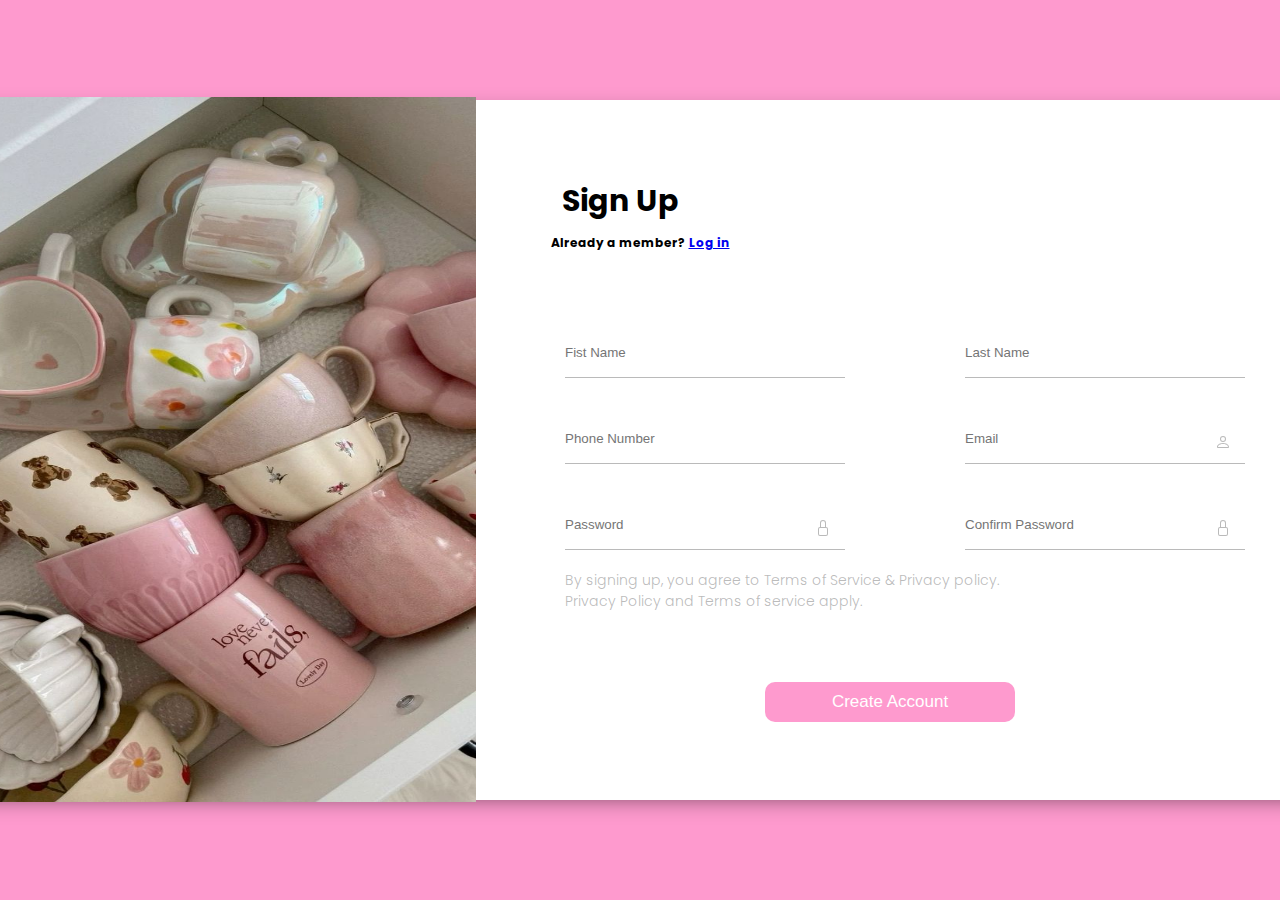
<file: E.FINAL/Registro/registro.html>
<!DOCTYPE html>
<html lang="en">
<head>
    <meta charset="UTF-8">
    <meta name="viewport" content="width=device-width, initial-scale=1.0">
    <title>TazArte</title>
    <link rel="stylesheet" href="./registro.css">
    <link rel="preconnect" href="https://fonts.googleapis.com">
    <link rel="preconnect" href="https://fonts.gstatic.com" crossorigin>
    <link href="https://fonts.googleapis.com/css2?family=Poppins:ital,wght@0,100;0,200;0,300;0,400;0,500;0,600;    
        0,700;0,800;0,900;1,100;1,200;1,300;1,400;1,500;1,600;1,700;1,800;1,900&display=swap" rel="stylesheet">
</head>
<body>
    <div class="fondo2">
        <img id="img1" src="./registroimagen.jpeg" alt="" width="790px">
    </div>
    

    <div class="information">
        
        <div class="apartado-princial">
            
            
            <div class="info-contacto">
                <div class="titulo-1">
               
                    <h2>Sign Up</h2>
                
                </div>
                <div class="log-in">
                    <h6 > Already a member? <a href="../Login/login.html">Log in</a> </h6>
                
                </div>
                <div class="formulario">
                    <div class="form-1">
                        <form>
                            <input id="firstName" type="Fist Name" placeholder="Fist Name">
                        </form>
                        <form>
                            <input id="phoneNumber" type="Phone Number" placeholder="Phone Number">
                        </form>
                        <form>
                            <input id="password" type="password" placeholder="Password">
                        </form>
                        <svg id= icono1 xmlns="http://www.w3.org/2000/svg" width="16" height="16" fill="currentColor" class="bi bi-lock" viewBox="0 0 16 16">
                            <path d="M8 1a2 2 0 0 1 2 2v4H6V3a2 2 0 0 1 2-2m3 6V3a3 3 0 0 0-6 0v4a2 2 0 0 0-2 2v5a2 2 0 0 0 2 2h6a2 2 0 0 0 2-2V9a2 2 0 0 0-2-2M5
                            8h6a1 1 0 0 1 1 1v5a1 1 0 0 1-1 1H5a1 1 0 0 1-1-1V9a1 1 0 0 1 1-1"/>
                        </svg>
                    </div>
                        <div class="form2">
                        <form>
                            <input id="lastName" type="Last Name" placeholder="Last Name">
                        </form>
                        <form>
                            <input id="email" type="email" placeholder="Email">
                        </form>

                        <svg  id= icono2 xmlns="http://www.w3.org/2000/svg" width="16" height="16" fill="currentColor" class="bi bi-person" viewBox="0 0 16 16">
                            <path d="M8 8a3 3 0 1 0 0-6 3 3 0 0 0 0 6m2-3a2 2 0 1 1-4 0 2 2 0 0 1 4 0m4 8c0 1-1 1-1 1H3s-1 0-1-1 1-4 6-4 6 3 6 4m-1-.004c-.001-.246-.154-.986-.832-1.664C11.516 10.68 10.289 10 8 10s-3.516.68-4.168 1.332c-.678.678-.83 1.418-.832 1.664z"/></svg>
                        
                        </svg>
                        <form>
                            <input id="confirmPassword" type="password" placeholder="Confirm Password">
                        </form>
                        <svg id= icono3 xmlns="http://www.w3.org/2000/svg" width="16" height="16" fill="currentColor" class="bi bi-lock" viewBox="0 0 16 16">
                            <path d="M8 1a2 2 0 0 1 2 2v4H6V3a2 2 0 0 1 2-2m3 6V3a3 3 0 0 0-6 0v4a2 2 0 0 0-2 2v5a2 2 0 0 0 2 2h6a2 2 0 0 0 2-2V9a2 2 0 0 0-2-2M5 8h6a1 1 0 0 1 1 1v5a1 1 0 0 1-1 1H5a1 1 0 0 1-1-1V9a1 1 0 0 1 1-1"/>
                            
                        </svg>
                        <div class="info-final">
                            <p>By signing up, you agree to Terms of Service & Privacy policy.<br>
                                Privacy Policy and Terms of service apply.  </p>
                        </div>
                    </div>
                        
                    </div>
                    </div>
                    
                
                <div class="botom">
                    <form id="signupForm">
                       <input type="submit" value=  "Create Account">
                    </form>
                </div>
            </div>
        </div>   

    </div>
    <script src="registro.js"></script>
</body>
</html>
</file>
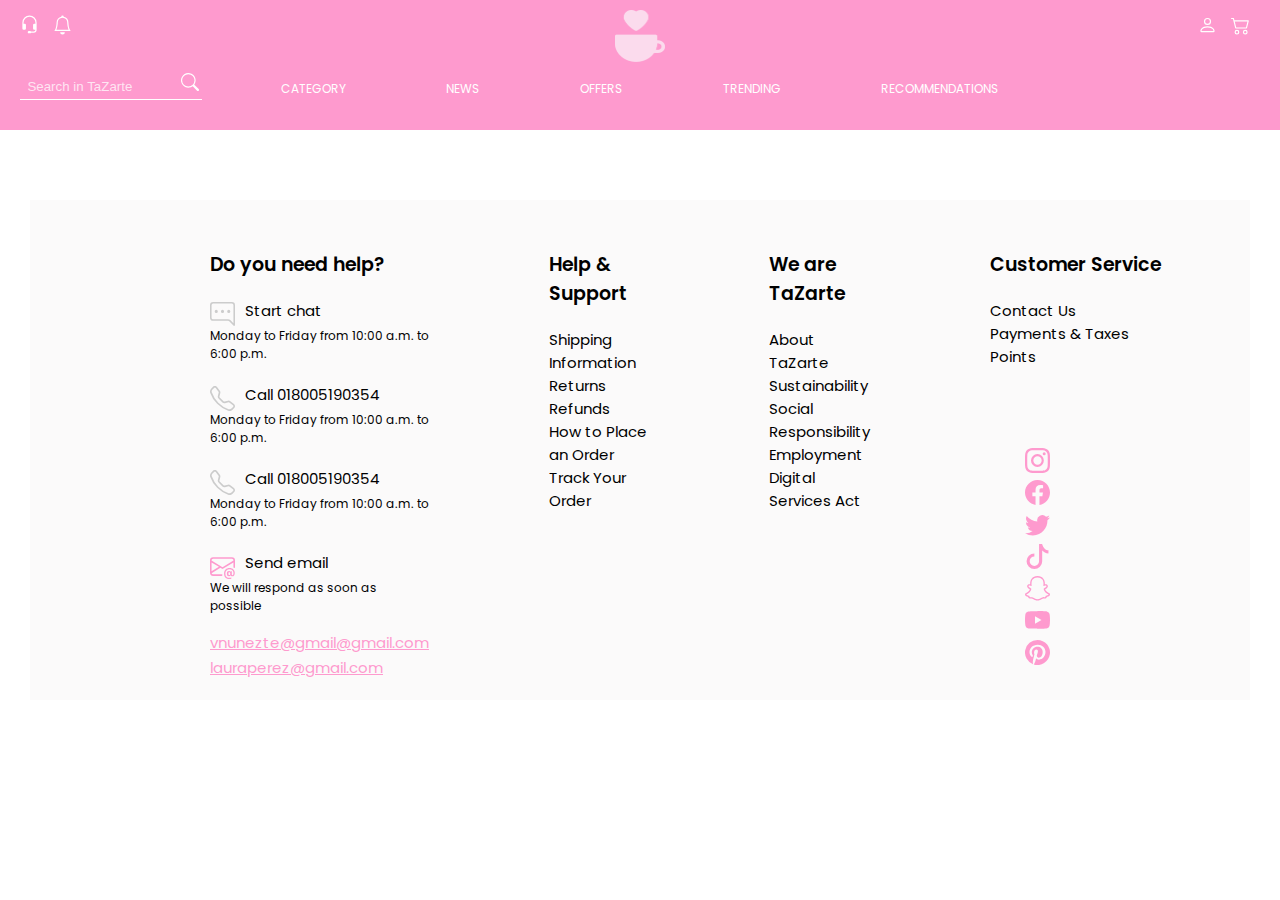
<file: E.FINAL/Trending/Trending.html>
<!DOCTYPE html>
<html lang="en">
<head>
    <meta charset="UTF-8">
    <meta name="viewport" content="width=device-width, initial-scale=1.0">
    <title>TaZarte</title>
    <link rel="preconnect" href="https://fonts.googleapis.com">
    <link rel="preconnect" href="https://fonts.gstatic.com" crossorigin>
    <link href="https://fonts.googleapis.com/css2?family=Poppins:ital,wght@0,100;0,200;0,300;0,400;0,500;0,600;0,700;0,800;0,900;1,100;1,200;1,300;1,400;1,500;1,600;1,700;1,800;1,900&display=swap" rel="stylesheet">
    <link rel="stylesheet" href="Trending.css">
</head>
<body>
    <header>
        <nav class="navigation"> 
            <div class="icons">
                <div class="icon-service">
                    <svg xmlns="http://www.w3.org/2000/svg" width="16" height="16" fill="currentColor" class="bi bi-headset" viewBox="0 0 16 16">
                        <path d="M8 1a5 5 0 0 0-5 5v1h1a1 1 0 0 1 1 1v3a1 1 0 0 1-1 1H3a1 1 0 0 1-1-1V6a6 6 0 1 1 12 0v6a2.5 2.5 0 0 1-2.5 2.5H9.366a1 1 0 0 1-.866.5h-1a1 1 0 1 1 0-2h1a1 1 0 0 1 .866.5H11.5A1.5 1.5 0 0 0 13 12h-1a1 1 0 0 1-1-1V8a1 1 0 0 1 1-1h1V6a5 5 0 0 0-5-5"/>
                    </svg>
                    <svg xmlns="http://www.w3.org/2000/svg" width="16" height="16" fill="currentColor" class="bi bi-bell" viewBox="0 0 16 16">
                        <path d="M8 16a2 2 0 0 0 2-2H6a2 2 0 0 0 2 2M8 1.918l-.797.161A4 4 0 0 0 4 6c0 .628-.134 2.197-.459 3.742-.16.767-.376 1.566-.663 2.258h10.244c-.287-.692-.502-1.49-.663-2.258C12.134 8.197 12 6.628 12 6a4 4 0 0 0-3.203-3.92zM14.22 12c.223.447.481.801.78 1H1c.299-.199.557-.553.78-1C2.68 10.2 3 6.88 3 6c0-2.42 1.72-4.44 4.005-4.901a1 1 0 1 1 1.99 0A5 5 0 0 1 13 6c0 .88.32 4.2 1.22 6"/>
                    </svg>
                </div>
                <div class="logo">
                    <img onclick="redirectToIndex()" src="../Landingpage/CUSTOM-Group_1_.png"alt="logo">
                </div> 
                <div class="icon-user">
                    <svg onclick="redirectToLogin()" xmlns="http://www.w3.org/2000/svg" width="16" height="16" fill="currentColor" class="bi bi-person" viewBox="0 0 16 16">
                        <path d="M8 8a3 3 0 1 0 0-6 3 3 0 0 0 0 6m2-3a2 2 0 1 1-4 0 2 2 0 0 1 4 0m4 8c0 1-1 1-1 1H3s-1 0-1-1 1-4 6-4 6 3 6 4m-1-.004c-.001-.246-.154-.986-.832-1.664C11.516 10.68 10.289 10 8 10s-3.516.68-4.168 1.332c-.678.678-.83 1.418-.832 1.664z"/>
                    </svg>
                    <svg onclick="redirectToFavorite()" id="icono-carro" xmlns="http://www.w3.org/2000/svg" width="16" height="16" fill="currentColor" class="bi bi-cart2" viewBox="0 0 16 16">
                        <path d="M0 2.5A.5.5 0 0 1 .5 2H2a.5.5 0 0 1 .485.379L2.89 4H14.5a.5.5 0 0 1 .485.621l-1.5 6A.5.5 0 0 1 13 11H4a.5.5 0 0 1-.485-.379L1.61 3H.5a.5.5 0 0 1-.5-.5M3.14 5l1.25 5h8.22l1.25-5zM5 13a1 1 0 1 0 0 2 1 1 0 0 0 0-2m-2 1a2 2 0 1 1 4 0 2 2 0 0 1-4 0m9-1a1 1 0 1 0 0 2 1 1 0 0 0 0-2m-2 1a2 2 0 1 1 4 0 2 2 0 0 1-4 0"/>
                    </svg>
                </div>   
            </div> 
            <div class="busqueda">  
                <div class="menu">
                    <ul>
                        <li class="category"><a href="#">Category</a>
                            <ul class="submenu"> 
                                <li><a onclick="redirectToModerns()" href="#">Moderns</a></li>
                                <li id="rings"><a onclick="redirectToFantasy()" href="#">Fantasy</a></li>
                            </ul>
                        </li>
                        <li><a onclick="redirectToNews()" href="#">News</a></li>
                        <li><a onclick="redirectToOffers()" href="#">Offers</a></li>
                        <li><a onclick="redirectToTrendings()" href="#">Trending</a></li>
                        <li><a onclick="redirectToRecommendatios()" href="#">Recommendations</a></li>
                    </ul>
                </div> 
                <div class="barra_busqueda">
                    <input type="text" placeholder="  Search in TaZarte">
                    <svg id="search" xmlns="http://www.w3.org/2000/svg" width="16" height="16" fill="currentColor" class="bi bi-search" viewBox="0 0 16 16">
                        <path d="M11.742 10.344a6.5 6.5 0 1 0-1.397 1.398h-.001q.044.06.098.115l3.85 3.85a1 1 0 0 0 1.415-1.414l-3.85-3.85a1 1 0 0 0-.115-.1zM12 6.5a5.5 5.5 0 1 1-11 0 5.5 5.5 0 0 1 11 0"/>
                    </svg>
                </div>
            </div>  
        </nav>
    </header>
    <div class="information-products">  
        <div id="products-container">
         <section class="productos"  id="seccion-productos"> 
           
        </section>
    </div>
        <footer>
            <div class="contact-1">
                <div>
                    <p class="title-contact">Do you need help?</p>
                    <div class="sub-contact">
                        <svg xmlns="http://www.w3.org/2000/svg" width="16" height="16" fill="currentColor" class="bi bi-chat-right-dots" viewBox="0 0 16 16">
                            <path d="M2 1a1 1 0 0 0-1 1v8a1 1 0 0 0 1 1h9.586a2 2 0 0 1 1.414.586l2 2V2a1 1 0 0 0-1-1zm12-1a2 2 0 0 1 2 2v12.793a.5.5 0 0 1-.854.353l-2.853-2.853a1 1 0 0 0-.707-.293H2a2 2 0 0 1-2-2V2a2 2 0 0 1 2-2z"/>
                            <path d="M5 6a1 1 0 1 1-2 0 1 1 0 0 1 2 0m4 0a1 1 0 1 1-2 0 1 1 0 0 1 2 0m4 0a1 1 0 1 1-2 0 1 1 0 0 1 2 0"/>
                        </svg>
                        <p class="subtitle">Start chat</p>
                    </div>
                    <p class="info">Monday to Friday from 10:00 a.m. to 6:00 p.m.</p>
                </div>
                <div class="sub-contact">
                    <svg xmlns="http://www.w3.org/2000/svg" width="16" height="16" fill="currentColor" class="bi bi-telephone" viewBox="0 0 16 16">
                        <path d="M3.654 1.328a.678.678 0 0 0-1.015-.063L1.605 2.3c-.483.484-.661 1.169-.45 1.77a17.6 17.6 0 0 0 4.168 6.608 17.6 17.6 0 0 0 6.608 4.168c.601.211 1.286.033 1.77-.45l1.034-1.034a.678.678 0 0 0-.063-1.015l-2.307-1.794a.68.68 0 0 0-.58-.122l-2.19.547a1.75 1.75 0 0 1-1.657-.459L5.482 8.062a1.75 1.75 0 0 1-.46-1.657l.548-2.19a.68.68 0 0 0-.122-.58zM1.884.511a1.745 1.745 0 0 1 2.612.163L6.29 2.98c.329.423.445.974.315 1.494l-.547 2.19a.68.68 0 0 0 .178.643l2.457 2.457a.68.68 0 0 0 .644.178l2.189-.547a1.75 1.75 0 0 1 1.494.315l2.306 1.794c.829.645.905 1.87.163 2.611l-1.034 1.034c-.74.74-1.846 1.065-2.877.702a18.6 18.6 0 0 1-7.01-4.42 18.6 18.6 0 0 1-4.42-7.009c-.362-1.03-.037-2.137.703-2.877z"/>
                    </svg>
                    <p class="subtitle">Call 018005190354</p>
                </div>
                <p class="info">Monday to Friday from 10:00 a.m. to 6:00 p.m.</p>
                <div class="sub-contact">
                    <svg xmlns="http://www.w3.org/2000/svg" width="16" height="16" fill="currentColor" class="bi bi-telephone" viewBox="0 0 16 16">
                        <path d="M3.654 1.328a.678.678 0 0 0-1.015-.063L1.605 2.3c-.483.484-.661 1.169-.45 1.77a17.6 17.6 0 0 0 4.168 6.608 17.6 17.6 0 0 0 6.608 4.168c.601.211 1.286.033 1.77-.45l1.034-1.034a.678.678 0 0 0-.063-1.015l-2.307-1.794a.68.68 0 0 0-.58-.122l-2.19.547a1.75 1.75 0 0 1-1.657-.459L5.482 8.062a1.75 1.75 0 0 1-.46-1.657l.548-2.19a.68.68 0 0 0-.122-.58zM1.884.511a1.745 1.745 0 0 1 2.612.163L6.29 2.98c.329.423.445.974.315 1.494l-.547 2.19a.68.68 0 0 0 .178.643l2.457 2.457a.68.68 0 0 0 .644.178l2.189-.547a1.75 1.75 0 0 1 1.494.315l2.306 1.794c.829.645.905 1.87.163 2.611l-1.034 1.034c-.74.74-1.846 1.065-2.877.702a18.6 18.6 0 0 1-7.01-4.42 18.6 18.6 0 0 1-4.42-7.009c-.362-1.03-.037-2.137.703-2.877z"/>
                    </svg>
                    <p class="subtitle">Call 018005190354</p>
                </div>
                <p class="info">Monday to Friday from 10:00 a.m. to 6:00 p.m.</p>
                <div class="sub-contact email">
                    <svg xmlns="http://www.w3.org/2000/svg" width="16" height="16" fill="currentColor" class="bi bi-envelope-at" viewBox="0 0 16 16">
                        <path d="M2 2a2 2 0 0 0-2 2v8.01A2 2 0 0 0 2 14h5.5a.5.5 0 0 0 0-1H2a1 1 0 0 1-.966-.741l5.64-3.471L8 9.583l7-4.2V8.5a.5.5 0 0 0 1 0V4a2 2 0 0 0-2-2zm3.708 6.208L1 11.105V5.383zM1 4.217V4a1 1 0 0 1 1-1h12a1 1 0 0 1 1 1v.217l-7 4.2z"/>
                        <path d="M14.247 14.269c1.01 0 1.587-.857 1.587-2.025v-.21C15.834 10.43 14.64 9 12.52 9h-.035C10.42 9 9 10.36 9 12.432v.214C9 14.82 10.438 16 12.358 16h.044c.594 0 1.018-.074 1.237-.175v-.73c-.245.11-.673.18-1.18.18h-.044c-1.334 0-2.571-.788-2.571-2.655v-.157c0-1.657 1.058-2.724 2.64-2.724h.04c1.535 0 2.484 1.05 2.484 2.326v.118c0 .975-.324 1.39-.639 1.39-.232 0-.41-.148-.41-.42v-2.19h-.906v.569h-.03c-.084-.298-.368-.63-.954-.63-.778 0-1.259.555-1.259 1.4v.528c0 .892.49 1.434 1.26 1.434.471 0 .896-.227 1.014-.643h.043c.118.42.617.648 1.12.648m-2.453-1.588v-.227c0-.546.227-.791.573-.791.297 0 .572.192.572.708v.367c0 .573-.253.744-.564.744-.354 0-.581-.215-.581-.8Z"/>
                    </svg>
                    <p class="subtitle">Send email</p>
                </div>
                <p class="info">We will respond as soon as possible</p>
                <a class="emails" href="#">vnunezte@gmail@gmail.com</a><br>
                <a class="emails" href="#">lauraperez@gmail.com</a>
             </div>
             
             <div class="contact-2">
                <p class="title-contact">Help & Support</p>
                <div class="parraf">
                    <p>Shipping Information</p>
                    <p>Returns</p>
                    <p>Refunds</p>
                    <p>How to Place an Order</p>
                    <p>Track Your Order</p>
            </div>
             </div>
             <div class="contact-3">
                <p class="title-contact">We are TaZarte</p>
                <div class="parraf">
                    <p>About TaZarte</p>
                    <p>Sustainability</p>
                    <p>Social Responsibility</p>
                    <p>Employment</p>
                    <p>Digital Services Act</p>
            </div>
             </div>
             <div class="contact-4">
                <p class="title-contact">Customer Service</p>
                <div class="parraf">
                    <p>Contact Us</p>
                    <p>Payments & Taxes</p>
                    <p>Points</p>
                </div>
                <div class="icon-redsocial">
                    <svg xmlns="http://www.w3.org/2000/svg" width="16" height="16" fill="currentColor" class="bi bi-instagram" viewBox="0 0 16 16">
                        <path d="M8 0C5.829 0 5.556.01 4.703.048 3.85.088 3.269.222 2.76.42a3.9 3.9 0 0 0-1.417.923A3.9 3.9 0 0 0 .42 2.76C.222 3.268.087 3.85.048 4.7.01 5.555 0 5.827 0 8.001c0 2.172.01 2.444.048 3.297.04.852.174 1.433.372 1.942.205.526.478.972.923 1.417.444.445.89.719 1.416.923.51.198 1.09.333 1.942.372C5.555 15.99 5.827 16 8 16s2.444-.01 3.298-.048c.851-.04 1.434-.174 1.943-.372a3.9 3.9 0 0 0 1.416-.923c.445-.445.718-.891.923-1.417.197-.509.332-1.09.372-1.942C15.99 10.445 16 10.173 16 8s-.01-2.445-.048-3.299c-.04-.851-.175-1.433-.372-1.941a3.9 3.9 0 0 0-.923-1.417A3.9 3.9 0 0 0 13.24.42c-.51-.198-1.092-.333-1.943-.372C10.443.01 10.172 0 7.998 0zm-.717 1.442h.718c2.136 0 2.389.007 3.232.046.78.035 1.204.166 1.486.275.373.145.64.319.92.599s.453.546.598.92c.11.281.24.705.275 1.485.039.843.047 1.096.047 3.231s-.008 2.389-.047 3.232c-.035.78-.166 1.203-.275 1.485a2.5 2.5 0 0 1-.599.919c-.28.28-.546.453-.92.598-.28.11-.704.24-1.485.276-.843.038-1.096.047-3.232.047s-2.39-.009-3.233-.047c-.78-.036-1.203-.166-1.485-.276a2.5 2.5 0 0 1-.92-.598 2.5 2.5 0 0 1-.6-.92c-.109-.281-.24-.705-.275-1.485-.038-.843-.046-1.096-.046-3.233s.008-2.388.046-3.231c.036-.78.166-1.204.276-1.486.145-.373.319-.64.599-.92s.546-.453.92-.598c.282-.11.705-.24 1.485-.276.738-.034 1.024-.044 2.515-.045zm4.988 1.328a.96.96 0 1 0 0 1.92.96.96 0 0 0 0-1.92m-4.27 1.122a4.109 4.109 0 1 0 0 8.217 4.109 4.109 0 0 0 0-8.217m0 1.441a2.667 2.667 0 1 1 0 5.334 2.667 2.667 0 0 1 0-5.334"/>
                    </svg>
                    <svg xmlns="http://www.w3.org/2000/svg" width="16" height="16" fill="currentColor" class="bi bi-facebook" viewBox="0 0 16 16">
                        <path d="M16 8.049c0-4.446-3.582-8.05-8-8.05C3.58 0-.002 3.603-.002 8.05c0 4.017 2.926 7.347 6.75 7.951v-5.625h-2.03V8.05H6.75V6.275c0-2.017 1.195-3.131 3.022-3.131.876 0 1.791.157 1.791.157v1.98h-1.009c-.993 0-1.303.621-1.303 1.258v1.51h2.218l-.354 2.326H9.25V16c3.824-.604 6.75-3.934 6.75-7.951"/>
                    </svg>
                    <svg xmlns="http://www.w3.org/2000/svg" width="16" height="16" fill="currentColor" class="bi bi-twitter" viewBox="0 0 16 16">
                        <path d="M5.026 15c6.038 0 9.341-5.003 9.341-9.334q.002-.211-.006-.422A6.7 6.7 0 0 0 16 3.542a6.7 6.7 0 0 1-1.889.518 3.3 3.3 0 0 0 1.447-1.817 6.5 6.5 0 0 1-2.087.793A3.286 3.286 0 0 0 7.875 6.03a9.32 9.32 0 0 1-6.767-3.429 3.29 3.29 0 0 0 1.018 4.382A3.3 3.3 0 0 1 .64 6.575v.045a3.29 3.29 0 0 0 2.632 3.218 3.2 3.2 0 0 1-.865.115 3 3 0 0 1-.614-.057 3.28 3.28 0 0 0 3.067 2.277A6.6 6.6 0 0 1 .78 13.58a6 6 0 0 1-.78-.045A9.34 9.34 0 0 0 5.026 15"/>
                    </svg>
                    <svg xmlns="http://www.w3.org/2000/svg" width="16" height="16" fill="currentColor" class="bi bi-tiktok" viewBox="0 0 16 16">
                        <path d="M9 0h1.98c.144.715.54 1.617 1.235 2.512C12.895 3.389 13.797 4 15 4v2c-1.753 0-3.07-.814-4-1.829V11a5 5 0 1 1-5-5v2a3 3 0 1 0 3 3z"/>
                    </svg>
                    <svg xmlns="http://www.w3.org/2000/svg" width="16" height="16" fill="currentColor" class="bi bi-snapchat" viewBox="0 0 16 16">
                        <path d="M15.943 11.526c-.111-.303-.323-.465-.564-.599a1 1 0 0 0-.123-.064l-.219-.111c-.752-.399-1.339-.902-1.746-1.498a3.4 3.4 0 0 1-.3-.531c-.034-.1-.032-.156-.008-.207a.3.3 0 0 1 .097-.1c.129-.086.262-.173.352-.231.162-.104.289-.187.371-.245.309-.216.525-.446.66-.702a1.4 1.4 0 0 0 .069-1.16c-.205-.538-.713-.872-1.329-.872a1.8 1.8 0 0 0-.487.065c.006-.368-.002-.757-.035-1.139-.116-1.344-.587-2.048-1.077-2.61a4.3 4.3 0 0 0-1.095-.881C9.764.216 8.92 0 7.999 0s-1.76.216-2.505.641c-.412.232-.782.53-1.097.883-.49.562-.96 1.267-1.077 2.61-.033.382-.04.772-.036 1.138a1.8 1.8 0 0 0-.487-.065c-.615 0-1.124.335-1.328.873a1.4 1.4 0 0 0 .067 1.161c.136.256.352.486.66.701.082.058.21.14.371.246l.339.221a.4.4 0 0 1 .109.11c.026.053.027.11-.012.217a3.4 3.4 0 0 1-.295.52c-.398.583-.968 1.077-1.696 1.472-.385.204-.786.34-.955.8-.128.348-.044.743.28 1.075q.18.189.409.31a4.4 4.4 0 0 0 1 .4.7.7 0 0 1 .202.09c.118.104.102.26.259.488q.12.178.296.3c.33.229.701.243 1.095.258.355.014.758.03 1.217.18.19.064.389.186.618.328.55.338 1.305.802 2.566.802 1.262 0 2.02-.466 2.576-.806.227-.14.424-.26.609-.321.46-.152.863-.168 1.218-.181.393-.015.764-.03 1.095-.258a1.14 1.14 0 0 0 .336-.368c.114-.192.11-.327.217-.42a.6.6 0 0 1 .19-.087 4.5 4.5 0 0 0 1.014-.404c.16-.087.306-.2.429-.336l.004-.005c.304-.325.38-.709.256-1.047m-1.121.602c-.684.378-1.139.337-1.493.565-.3.193-.122.61-.34.76-.269.186-1.061-.012-2.085.326-.845.279-1.384 1.082-2.903 1.082s-2.045-.801-2.904-1.084c-1.022-.338-1.816-.14-2.084-.325-.218-.15-.041-.568-.341-.761-.354-.228-.809-.187-1.492-.563-.436-.24-.189-.39-.044-.46 2.478-1.199 2.873-3.05 2.89-3.188.022-.166.045-.297-.138-.466-.177-.164-.962-.65-1.18-.802-.36-.252-.52-.503-.402-.812.082-.214.281-.295.49-.295a1 1 0 0 1 .197.022c.396.086.78.285 1.002.338q.04.01.082.011c.118 0 .16-.06.152-.195-.026-.433-.087-1.277-.019-2.066.094-1.084.444-1.622.859-2.097.2-.229 1.137-1.22 2.93-1.22 1.792 0 2.732.987 2.931 1.215.416.475.766 1.013.859 2.098.068.788.009 1.632-.019 2.065-.01.142.034.195.152.195a.4.4 0 0 0 .082-.01c.222-.054.607-.253 1.002-.338a1 1 0 0 1 .197-.023c.21 0 .409.082.49.295.117.309-.04.56-.401.812-.218.152-1.003.638-1.18.802-.184.169-.16.3-.139.466.018.14.413 1.991 2.89 3.189.147.073.394.222-.041.464"/>
                    </svg>
                    <svg xmlns="http://www.w3.org/2000/svg" width="16" height="16" fill="currentColor" class="bi bi-youtube" viewBox="0 0 16 16">
                        <path d="M8.051 1.999h.089c.822.003 4.987.033 6.11.335a2.01 2.01 0 0 1 1.415 1.42c.101.38.172.883.22 1.402l.01.104.022.26.008.104c.065.914.073 1.77.074 1.957v.075c-.001.194-.01 1.108-.082 2.06l-.008.105-.009.104c-.05.572-.124 1.14-.235 1.558a2.01 2.01 0 0 1-1.415 1.42c-1.16.312-5.569.334-6.18.335h-.142c-.309 0-1.587-.006-2.927-.052l-.17-.006-.087-.004-.171-.007-.171-.007c-1.11-.049-2.167-.128-2.654-.26a2.01 2.01 0 0 1-1.415-1.419c-.111-.417-.185-.986-.235-1.558L.09 9.82l-.008-.104A31 31 0 0 1 0 7.68v-.123c.002-.215.01-.958.064-1.778l.007-.103.003-.052.008-.104.022-.26.01-.104c.048-.519.119-1.023.22-1.402a2.01 2.01 0 0 1 1.415-1.42c.487-.13 1.544-.21 2.654-.26l.17-.007.172-.006.086-.003.171-.007A100 100 0 0 1 7.858 2zM6.4 5.209v4.818l4.157-2.408z"/>
                    </svg>
                    <svg xmlns="http://www.w3.org/2000/svg" width="16" height="16" fill="currentColor" class="bi bi-pinterest" viewBox="0 0 16 16">
                        <path d="M8 0a8 8 0 0 0-2.915 15.452c-.07-.633-.134-1.606.027-2.297.146-.625.938-3.977.938-3.977s-.239-.479-.239-1.187c0-1.113.645-1.943 1.448-1.943.682 0 1.012.512 1.012 1.127 0 .686-.437 1.712-.663 2.663-.188.796.4 1.446 1.185 1.446 1.422 0 2.515-1.5 2.515-3.664 0-1.915-1.377-3.254-3.342-3.254-2.276 0-3.612 1.707-3.612 3.471 0 .688.265 1.425.595 1.826a.24.24 0 0 1 .056.23c-.061.252-.196.796-.222.907-.035.146-.116.177-.268.107-1-.465-1.624-1.926-1.624-3.1 0-2.523 1.834-4.84 5.286-4.84 2.775 0 4.932 1.977 4.932 4.62 0 2.757-1.739 4.976-4.151 4.976-.811 0-1.573-.421-1.834-.919l-.498 1.902c-.181.695-.669 1.566-.995 2.097A8 8 0 1 0 8 0"/>
                    </svg>
                </div>
    
             </div>
        </footer>
    
    </div>
    <script src="../data.js"></script>
    <script src="Trenidgproduct.js"></script>
    <script src="Trending.js"></script>
</body>
</html>
</file>
<file: E.FINAL/Landingpage/index.css>
* {
  padding: 0;
  margin: 0;
  box-sizing: inherit;
}
*::before
*::after

body  {
  font-family: "Poppins", sans-serif;
  font-weight: 400;
  font-style: normal;
  width: 100%;
  display: flex;
}
header  {
  position: fixed;
  background-color: #FE9ACE;
  z-index: 5000;
}
.logo  {
  width: 20%;
  text-align: right;
  justify-content: center;
  text-align: center;
}
.logo img  {
  width: 40px;
  margin-top: 0px;
  justify-content: center;
  text-align: center;
  cursor: pointer;
}
nav  {
  position: fixed;
  width: 100%;
  background-color: #FE9ACE;
  height: 100px;  
  z-index: 1000;
}
.icons  {
  display: flex;
  margin-top: 10px;
  width: 100%;
}
.icons svg  {
  width: 19px;
  height: 30px;
  color: white;
  padding-right: 10px;
  cursor: pointer;
}

.icon-service  {
  width: 40%;
  text-align: left;
  margin-left: 20px;
}
.icon-user  {
  width: 40%;
  text-align: right;
  margin-right: 20px;
}
.barra_busqueda input  {
  border: none;
  border-bottom: 1px solid white;
  height: 25px;
  margin-bottom: 20px;
  padding-right: 5px;
  background-color: transparent;
}
.barra_busqueda ::placeholder  {
  color: rgba(255, 255, 255, 0.758);
  
}
.busqueda  {
  display: flex;
}
.barra_busqueda  {
  position: absolute;
  width: 17%;
  text-align: left;
  margin-left: 20px;
}
#search  {
  position: relative;
  width: 18px;
  height: 18px;
  margin-top: 2px;
  color: white;
  padding-top: 2px;
  margin-left: -25px;
}

.submenu  {
  display: block;
  float: right;
  margin-top: 20px;
  padding-top: 20px;
  background-color: #FE9ACE;
}
#Fantasia  {
  margin-bottom: 4px;
}
.submenu li  {
  margin-top: 10px;
  margin-bottom: 0;
}
.menu  {
  margin-top: 20px;
  justify-content: space-between;
  justify-content: center;
  margin-left: 50%;
  margin-right: 50%;
  width: 70%;
  display: inline-block;
}
.menu > li  {
  float: left;
}
.submenu li a  {
  background-color: #FE9ACE;
}
.menu li ul  {
  display: none;
  position: absolute;
}
.menu li:hover > ul  {
  display: block;
}

ul {
  position: absolute;
  transform: translate(-50%, -50%);
  display: flex;
  li {
    list-style: none;
    a {
      position: relative;
      display: block;
      text-transform: uppercase;
      padding: 3px 50px;
      text-decoration: none;
      color: #ffffff;
      font-family: "Poppins", sans-serif;
      font-size: 12px;
      font-style: normal;
      transition: .5s;
      z-index: 1;
      &:before {
        content: '';
        position: absolute;
        top: 0;
        left: 0;
        width: 100%;
        height: 100%;
        border-top: 1px solid #ffffff;
        border-bottom: 1px solid #ffffff;
        transform: scaleY(2);
        opacity: 0;
        transition: .3s;
      }
      &:after {
        content: '';
        position: absolute;
        top: 1px;
        left: 0;
        width: 100%;
        height: 100%;
        background-color: #FE9ACE;
        transform: scale(0);
        opacity: 0;
        transition: .3s;
        z-index: -1;
      }
      &:hover {
        color: #fff;
        &:before {
          transform: scaleY(1);
          opacity: 1;
        }
        &:after {
          transform: scaleY(1);
          opacity: 1;
        }
      }
    }
  }
}


.slider-wrapper  {
  position: relative;
  max-width: 10rem;
  margin: 0 auto;
}
.slider-wrapper  {
  position: relative;
}
.slider  {
  display: flex;
  aspect-ratio: 10/3.5;
  overflow-x: hidden;
  scroll-snap-type: x mandatory;
  scroll-behavior: smooth;
  box-shadow: 0 1.5rem 3rem --0.75rem hsla(0, 0%, 0%, 0.25);
}
.slider img  {
  flex: 1 0 100%;
  scroll-snap-align: start;
}
.slider-nav  {
  display: flex;
  column-gap: 1rem;
  position: absolute;
  bottom: 15rem;
  left: 50%;
  transform: translate(-50%);
  z-index: 1;
}
.slider-nav a  {
  width: 0.75rem;
  height: 0.75rem;
  border-radius: 50%;
  background-color: #FE9ACE
;
  opacity: 0.75;
  transition: opacity ease 250ms;
}
.slider-nav a:hover  {
  opacity: 1;
}
.button1 button {
  background: rgb(236, 173, 212);
  background: linear-gradient(90deg, rgba(254, 154, 206) 0%, rgb(184, 41, 112) 51%, rgba(240, 65, 124, 0.83) 100%);
  border: #FE9ACE 4px;
  border-radius: 8px;
  width: 150px;
  height: 35px;
  margin-top: 10px;
  font-family: "Poppins", sans-serif;
  font-weight: 500;
  font-style: normal;
  color: white;
  position: absolute;
  bottom: 28rem;
 
}
.button1 button  {
  position: absolute;
  cursor: pointer;
  overflow:hidden;
}
.button1 button span  {
  position: relative;
  width: 100%;
  height: 100px;
  border-radius: 100%;
  background-color: #FE9ACE;
  top: -50%;
  left: -100%; 
  transition: .2s;
}
.button1 button:hover span  {
  left: -10%;
}
.button1 button:hover  {
  color: white;
  background-color: #F80683;
  box-shadow: 0 5px 5px rgb(160, 151, 151);
}
.button1  {
  text-align: right;
  margin-right: 220px;
}

.puclicity   {
  text-align: center ;
  font-family: "Poppins", sans-serif;
  font-weight: 800;
  font-style: normal;
  margin-top: -200px;
  margin-left: 50px;
  color: rgb(252, 163, 233);
  font-size: 20px;
  
}

#parrafo1  {
  text-align: center;
  margin-left:250px;
  margin-right:250px;
  margin-top: 30px;
  font-family: "Poppins", sans-serif;
  font-weight: 500;
  font-style: normal;
  font-size: 15px;
}
.lineahorizontal  {
  width: 50%;
  height: 1px;
  color: #FE9ACE;
  text-align: center;
  margin-top: 200px;
  margin-left: 25%;
  margin-right: 25%;
}
#linea  {
  width: 50%;
  height: 1px;
  color: #FE9ACE;
  text-align: center;
  margin-top: 20px;
  margin-left: 25%;
  margin-right: 25%;
  
}

.Productos  {
  display: flex;
  align-items: center;
  margin-top: 70px; 
  justify-content: center;
  gap: 10%;
}

.Subproduct-1  {
  height: 500px; 
}


.product1  {
  width: 350px;
  height: 350px;
  position: center;
  margin-top: 50px;
  margin-bottom: 50px;
}
.cuadro1  {
  position: center;
  border-radius: 15px;
  background-color: #FE9ACE;
  width: 350px;
  height: 450px;
  margin-top: 0px;

}
.info-product  {
align-items: center;
justify-content: center;
text-align: center;
}
.precio  {
font-family: "Poppins", sans-serif;
font-weight: 800;
font-size: 19px;
font-style: normal;
margin-top: 20px;
  color: #0f0e0f;
  margin-left: -40px;
}
.nombre-producto  {
font-family: "Poppins", sans-serif;
font-weight: 500;
font-style: italic;
margin-top: 20px;
  color: #0f0e0f;
  margin-left: -40px;

}
.linea-text  {
width: 150px;
align-items: center;
justify-content: center;
text-align: center;
height: 1px;
background-color: #FE9ACE;
margin-left: 100px;
margin-left:4;

}

.boton-compra  {
  margin-top: 20px;
  justify-content: center;
  align-items: center;
  text-align: center;
}

.boton-compra button  {
  position: relative;
  border: 0;
  display: inline-block;
  width: 9rem;
  height: auto;
  cursor: pointer;
  outline: none;
  vertical-align: middle;
  background: transparent;
}

.text  {
  position: absolute;
  inset: 0;
  padding: 0.9rem 0;
  margin-left: 1.85rem;
  color: #0f0e0f;
  line-height: 1.6;
  text-align: center;
  transition: all 0.4s ease-in-out;
  font-family: "Poppins", sans-serif;
  font-weight: 500;
  font-style: normal;
}
.circle  {
  position: relative;
  display: block;
  margin: 0;
  width: 3rem;
  height: 3rem;
  background: #FE9ACE;
  border-radius: 1.625rem;
  transition: all 0.4s ease-in-out;
}
.icone  {
  position: absolute;
  top: 0;
  bottom: 0;
  margin: auto;
  background: white;
}
.arrow  {
  left: 0.625rem;
  width: 1.125rem;
  height: 0.125rem;
  background: none;
  transition: all 0.4s ease-in-out;
}
.arrow::before  {
  content: "";
  position: absolute;
  top: -0.3rem;
  right: 0.0625rem;
  width: 0.625rem;
  height: 0.625rem;
  border-top: 0.125rem solid white;
  border-right:0.125rem solid white;
  transform: rotate(45deg);
}
.boton-compra button:hover .circle  {
  width: 100%;
}
.boton-compra button:hover .arrow  {
  background: white;
  transform: translateX(1rem);
}
.boton-compra button:hover .text {
  color: white;
}
#title-us  {
  font-family: "Poppins", sans-serif;
  font-weight: 700;
  font-style: normal;
  font-size: 24px;
  color: #FE9ACE;
  text-align: center;
  align-items: center;
  justify-content: center;
  margin-top: 30px;
  margin-bottom: 30px;
}
#parrafo2  {
  text-align: center;
  margin-left:250px;
  margin-right: 250px;
  margin-top: 30px;
  font-family: "Poppins", sans-serif;
  font-weight: 500;
  font-style: normal;
  font-size: 15px;
  margin-bottom: 40px;
}
#linea2  {
  width: 50%;
  height: 1px;
  background-color: #FE9ACE;
  text-align: center;
  margin-left: 25%;
  margin-right: 25%;
  margin-bottom: 30px;
  margin-top: 20px;
}
#line2  {
  margin-top: 180px;
}

.container2  {
display: flex;
margin-top: 80px;
justify-content: center;
align-items: center;
}
.card_container  {
display: flex;

}
.card_article  {
position: relative;
overflow: hidden;
}
.card_ft  {
width: 328px;
border-radius: 1.5rem;
}
.card_data  {
width:240px;
background-color: white;
padding: 1.2rem 1.2rem;
box-shadow: 0 8px 24px hsl(0, 0%, 0%, .15);
border-radius: 1rem;
position: absolute;
bottom: -6.5rem;
left: 0;
right: 0;
margin-inline: auto;
opacity: 0;
transition: opacity 1s;
}
.card_description  {
display: flex;
font-size: 11px;
margin-bottom: .15rem;
font-family: "Poppins", sans-serif;
font-weight: 400;
font-style: normal;
}
.card_title  {
font-size: 20px;
color: #FE9ACE;
margin-bottom: 5px;
font-family: "Poppins", sans-serif;
font-weight: 700;
font-style: normal;
}
.card_button  {
text-decoration: none;
font-size: 14px;
font-weight: 500;
color: #FE9ACE;
font-family: "Poppins", sans-serif;
font-weight: 400;
font-style: normal;
}
.card_button:hover  {
text-decoration:underline ;
}
.card_article:hover .card_data {
animation: show-data 1s forwards;
opacity: 1;
transition: opacity .2s;
}
.card_article:hover  {
animation: remove-overflow 1s forwards;
}
.card_article:not(:hover)  {
animation: show-overflow 1s forwards;
}
.card_article:not(:hover) .card_data  {
animation: remove-data 1s forwards;
}
@keyframes show-data  {
50%  {
  transform: translateY(-10rem);
}
100%  {
  transform: translateY(-7rem);
}
}

#people-1  {
 margin-right: 15px;
 margin-left: 40px;
}
#people-2  {
  margin-left: 15px;
  margin-right: 20px;
}
.support  {
  display: flex;
  justify-content: center;
  text-align: center;
  align-items: center;
  margin-top: 100px;
  margin-left: 100px;
  margin-right: 100px;
}
.support svg {
  color: #FE9ACE;
  width: 50px;
  height: 50px;
}
.description_shop  {
  font-family: "Poppins", sans-serif;
  font-weight: 300;
  font-style: normal;
  font-size: 13px;
  margin-left: 75px;
  margin-right: 75px;

}
.titleshop  {
  font-family: "Poppins", sans-serif;
  font-weight: 600;
  font-style: normal;
  color: #FE9ACE;
}
#linea3  {
  width: 65%;
  height: 1px;
  background-color: #FE9ACE;
  align-items: center;
  margin-left: 275px;

  margin-bottom: 100px;
  margin-top: 50px;
}
.events  {
  margin-bottom: 100px;
  text-align: center;
  justify-content: center;
}
#newsletter  {
  font-family: "Poppins", sans-serif;
  font-weight: 700;
  font-style: normal;
  font-size: 40px;
  color: #FE9ACE;
}
#trends-news  {
  font-family: "Poppins", sans-serif;
  font-weight: 500;
  font-style: normal;
  font-size: 24px;
}
.events input  {
  height: 35px;
  width: 550px;
  margin-bottom: 20px;
  padding-right: 5px;
  border-radius: 8px;
  background-color: transparent;
  border: 2px solid #C7B7B7;
  padding-left: 30px;
  color: #FE9ACE;
  margin-top: 20px;
  
}
.events input  {
  position: absolute;
  margin-left: -300px;
}

.icono-boton  {
  position: relative;
  margin-left: 500px;
}
.icono-boton svg  {
  color: #FE9ACE;
  margin-top: 28px;
}
footer  {
  display: flex;
  background-color: #FBFAFA;
  height: 500px;
}
.icon-redsocial svg  {
  color: #FE9ACE;
  width: 25px;
  height: 25px;
}
.title-contact  {
  font-family: "Poppins", sans-serif;
  font-weight: 600;
  font-style: normal;
  font-size: 19px;
}
.subtitle  {
  font-family: "Poppins", sans-serif;
  font-weight: 400;
  font-style: normal;
  font-size: 15px;

}
.sub-contact  {
  display: flex;
  margin-top: 20px;
}
.info  {
  font-family: "Poppins", sans-serif;
  font-weight: 400;
  font-style: normal;
  font-size: 12px;
  margin-bottom: 15px;
}
.contact-1 svg  {
  color: #CCCCCC;
  padding-right: 10px;
  margin-top: 3px;
  width: 25px;
  height: 25px;
}
.contact-1  {
  margin-left: 180px;
  margin-top: 50px;
  margin-right: 120px;
 
}

.email svg{
  color: #FE9ACE;
}
.emails  {
  font-family: "Poppins", sans-serif;
  font-weight: 400;
  font-style: normal;
  font-size: 15px;
  color: #FE9ACE;
  margin-top: 40px;
}
.parraf  {
  font-family: "Poppins", sans-serif;
  font-weight: 400;
  font-style: normal;
  font-size: 15px;
  margin-top: 20px;
}
.contact-2 {
  margin-top: 50px;
  margin-right: 120px;
}
.contact-3 {
  margin-top: 50px;
  margin-right: 120px;
}
.contact-4 {
  margin-top: 50px;
}
.icon-redsocial  {
  margin-top: 80px;
  margin-left: 35px;
  margin-right: 200px;
}
</file>
<file: E.FINAL/Detalle/detalle.css>
* {
  padding: 0;
  margin: 0;
 
}


body  {
  font-family: "Poppins", sans-serif;
  font-weight: 400;
  font-style: normal;
  width: 100%;
}
header  {
  background-color: #FE9ACE;
  z-index: 5000;
}
.logo  {
  width: 20%;
  text-align: right;
  justify-content: center;
  text-align: center;
}
.logo img  {
  width: 50px;
  margin-top: 0px;
  justify-content: center;
  text-align: center;
  cursor: pointer;
}
nav  {
 position: fixed;
  width: 100%;
  background-color: #FE9ACE;
  height: 130px;  
  z-index: 1000;
  
}

.information-products  {
  position: absolute;
  margin-top: 150px;
  margin-left: 30px;
  margin-right: 30px;
}

.icons  {
  display: flex;
  margin-top: 10px;
  width: 100%;
  cursor: pointer;
}
.icons svg  {
  width: 19px;
  height: 30px;
  color: white;
  padding-right: 10px;
}

.icon-service  {
  width: 40%;
  text-align: left;
  margin-left: 20px;
}
.icon-user  {
  width: 40%;
  text-align: right;
  margin-right: 20px;
}
.barra_busqueda input  {
  border: none;
  border-bottom: 1px solid white;
  height: 25px;
  margin-bottom: 20px;
  padding-right: 5px;
  background-color: transparent;
}
.barra_busqueda ::placeholder  {
  color: rgba(255, 255, 255, 0.758);
  
}
.busqueda  {
  display: flex;
}
.barra_busqueda  {
  position: absolute;
  width: 17%;
  text-align: left;
  margin-left: 20px;
}
#search  {
  position: relative;
  width: 18px;
  height: 18px;
  margin-top: 2px;
  color: white;
  padding-top: 2px;
  margin-left: -25px;
}

.submenu  {
  display: block;
  float: right;
  margin-top: 20px;
  padding-top: 20px;
  background-color: #FE9ACE;
}
#rings  {
  margin-bottom: 4px;
}
.submenu li  {
  margin-top: 10px;
  margin-bottom: 0;
}
.menu  {
  margin-top: 20px;
  justify-content: space-between;
  justify-content: center;
  margin-left: 50%;
  margin-right: 50%;
  width: 70%;
  display: inline-block;
}
.menu > li  {
  float: left;
}
.submenu li a  {
  background-color: #FE9ACE;
}
.menu li ul  {
  display: none;
  position: absolute;
}
.menu li:hover > ul  {
  display: block;
}

ul {
  position: absolute;
  transform: translate(-50%, -50%);
  display: flex;
  li {
    list-style: none;
    a {
      position: relative;
      display: block;
      text-transform: uppercase;
      padding: 3px 50px;
      text-decoration: none;
      color: #ffffff;
      font-family: "Poppins", sans-serif;
      font-size: 12px;
      font-style: normal;
      transition: .5s;
      z-index: 1;
      &:before {
        content: '';
        position: absolute;
        top: 0;
        left: 0;
        width: 100%;
        height: 100%;
        border-top: 1px solid #ffffff;
        border-bottom: 1px solid #ffffff;
        transform: scaleY(2);
        opacity: 0;
        transition: .3s;
      }
      &:after {
        content: '';
        position: absolute;
        top: 1px;
        left: 0;
        width: 100%;
        height: 100%;
        background-color: #FE9ACE;
        transform: scale(0);
        opacity: 0;
        transition: .3s;
        z-index: -1;
      }
      &:hover {
        color: #fff;
        &:before {
          transform: scaleY(1);
          opacity: 1;
        }
        &:after {
          transform: scaleY(1);
          opacity: 1;
        }
      }
    }
  }
}  
.infor {
  background-color: #FE9ACE;
  width: 300px;
  height: 400px;
  border-radius: 15px;
  margin: 0 auto;
  box-shadow: 4px 6px 26px -12px rgba(0,0,0,0.76);
  margin-top: 125px;
  padding: 30px;
}
.infor-2{
  display: flex;
  flex-direction: column;
  background-color: #FFFFFF;
  border-radius: 15px;
  padding: 20px;
}
.boton{
  border: none;
  width: 250px;
  height: 40px;
  display: flex;
  justify-content: center;
  background-color:#FE9ACE;
  border-radius: 10px;
  font-size: 17px;
  cursor: pointer; 
  transition: background-color 0.3s;
  margin: 20px 0;
  align-self: center;
}

#compra-boton {
  background-color: #ffffff00;
  font-size: 16px;
  font-weight: 600;
  padding: 10px 20px;
  border: none;
  color: white;
}
.aviso-compra-oculto {
  display: none;
  position: fixed;
  text-align: center;
  transform: translate(-50%, -50%);
  background-color: #f0f0f0;
  padding: 20px;
  border-radius: 5px;
  box-shadow: 0 0 10px rgba(0, 0, 0, 0.5);
  z-index: 1000;
  color: white;
}

.boton:hover   {
  box-shadow: 0 0 8px #FE9ACE;
}

.contenedor-imagen-info {
  display: flex;
  align-items: flex-start;
  justify-content: space-around;
  margin: 0 ;
  padding: 20px;
}

.imagen img {
  width: 250px;
  height: auto;
  border-radius: 8px;
  margin-top: 20px;
}

.info-prodt {
  display: flex;
  flex-direction: column;
  align-items: center;
  text-align: center;
  margin-top: 130px
}

.descripcion-producto h2 {
  font-size: 24px;
  font-weight: bold;
  margin-bottom: 10px;
}

#description {
  font-size: 18px;
  color: #FE9ACE;
  font-weight: 600;
}

#descript {
  font-size: 16px;
  margin: 10px 0;
  color: #555;
}

#ref {
  font-size: 14px;
  color: #FE9ACE;
  margin-bottom: 20px;
}

.contenedor-info {
  display: flex;
  flex-direction: column;
  box-sizing: border-box;
}

#basura {
  align-self: flex-end;
  cursor: pointer;
  color: #FE9ACE;
}

#titulo h2 {
  font-size: 24px;
  font-weight: bold;
  margin-bottom: 20px;
}

.STANDARD h3 {
  color: #FE9ACE;
  font-weight: 600;
  margin-bottom: 15px;
}

.Boleyn {
  margin-bottom: 20px;
}

.Subtotal,
.IVA,
.total {
  margin-bottom: 10px;
}

.Subtotal {
  font-weight: 700;
  font-size: 20px;
}

.IVA {
  font-weight: 500;
  font-size: 18px;
  color: #666;
}

.total {
  font-weight: 800;
  font-size: 22px;
}
#aviso-compra {
  color: #28a745;
  font-family: "Poppins", sans-serif;
  font-size: 16px;
  font-weight: 500;
  margin-top: 15px;
  text-align: center;
}

footer  {
  display: flex;
  background-color: #FBFAFA;
  height: 500px;
  position: absolute;
  margin-top: 1150px;
}
.icon-redsocial svg  {
  color: #FE9ACE;
  width: 25px;
  height: 25px;
}
.title-contact  {
  font-family: "Poppins", sans-serif;
  font-weight: 600;
  font-style: normal;
  font-size: 19px;
}
.subtitle  {
  font-family: "Poppins", sans-serif;
  font-weight: 400;
  font-style: normal;
  font-size: 15px;

}
.sub-contact  {
  display: flex;
  margin-top: 20px;
}
.info  {
  font-family: "Poppins", sans-serif;
  font-weight: 400;
  font-style: normal;
  font-size: 12px;
  margin-bottom: 15px;
}
.contact-1 svg  {
  color: #CCCCCC;
  padding-right: 10px;
  margin-top: 3px;
  width: 25px;
  height: 25px;
}
.contact-1  {
  margin-left: 180px;
  margin-top: 50px;
  margin-right: 120px;
 
}

.email svg{
  color: #FE9ACE;
}
.emails  {
  font-family: "Poppins", sans-serif;
  font-weight: 400;
  font-style: normal;
  font-size: 15px;
  color: #FE9ACE;
  margin-top: 40px;
}
.parraf  {
  font-family: "Poppins", sans-serif;
  font-weight: 400;
  font-style: normal;
  font-size: 15px;
  margin-top: 20px;
}
.contact-2 {
  margin-top: 50px;
  margin-right: 120px;
}
.contact-3 {
  margin-top: 50px;
  margin-right: 120px;
}
.contact-4 {
  margin-top: 50px;
}
.icon-redsocial  {
  margin-top: 80px;
  margin-left: 35px;
  margin-right: 200px;
}
</file>
<file: E.FINAL/Favoritepage/favorite.css>
* {
  padding: 0;
  margin: 0;
 
}


body  {
  font-family: "Poppins", sans-serif;
  font-weight: 400;
  font-style: normal;
  width: 100%;
}
header  {
  background-color: #FE9ACE;
  z-index: 5000;
}
.logo  {
  width: 20%;
  text-align: right;
  justify-content: center;
  text-align: center;
}
.logo img  {
  width: 50px;
  margin-top: 0px;
  justify-content: center;
  text-align: center;
  cursor: pointer;
}
nav  {
 position: fixed;
  width: 100%;
  background-color: #FE9ACE;
  height: 130px;  
  z-index: 1000;
  
}

.information-products  {
  position: absolute;
  margin-top: 150px;
  margin-left: 30px;
  margin-right: 30px;
}

.icons  {
  display: flex;
  margin-top: 10px;
  width: 100%;
  cursor: pointer;
}
.icons svg  {
  width: 19px;
  height: 30px;
  color: white;
  padding-right: 10px;
}

.icon-service  {
  width: 40%;
  text-align: left;
  margin-left: 20px;
}
.icon-user  {
  width: 40%;
  text-align: right;
  margin-right: 20px;
}
.barra_busqueda input  {
  border: none;
  border-bottom: 1px solid white;
  height: 25px;
  margin-bottom: 20px;
  padding-right: 5px;
  background-color: transparent;
}
.barra_busqueda ::placeholder  {
  color: rgba(255, 255, 255, 0.758);
  
}
.busqueda  {
  display: flex;
}
.barra_busqueda  {
  position: absolute;
  width: 17%;
  text-align: left;
  margin-left: 20px;
}
#search  {
  position: relative;
  width: 18px;
  height: 18px;
  margin-top: 2px;
  color: white;
  padding-top: 2px;
  margin-left: -25px;
}

.submenu  {
  display: block;
  float: right;
  margin-top: 20px;
  padding-top: 20px;
  background-color: #FE9ACE;
}
#rings  {
  margin-bottom: 4px;
}
.submenu li  {
  margin-top: 10px;
  margin-bottom: 0;
}
.menu  {
  margin-top: 20px;
  justify-content: space-between;
  justify-content: center;
  margin-left: 50%;
  margin-right: 50%;
  width: 70%;
  display: inline-block;
}
.menu > li  {
  float: left;
}
.submenu li a  {
  background-color: #FE9ACE;
}
.menu li ul  {
  display: none;
  position: absolute;
}
.menu li:hover > ul  {
  display: block;
}

ul {
  position: absolute;
  transform: translate(-50%, -50%);
  display: flex;
  li {
    list-style: none;
    a {
      position: relative;
      display: block;
      text-transform: uppercase;
      padding: 3px 50px;
      text-decoration: none;
      color: #ffffff;
      font-family: "Poppins", sans-serif;
      font-size: 12px;
      font-style: normal;
      transition: .5s;
      z-index: 1;
      &:before {
        content: '';
        position: absolute;
        top: 0;
        left: 0;
        width: 100%;
        height: 100%;
        border-top: 1px solid #ffffff;
        border-bottom: 1px solid #ffffff;
        transform: scaleY(2);
        opacity: 0;
        transition: .3s;
      }
      &:after {
        content: '';
        position: absolute;
        top: 1px;
        left: 0;
        width: 100%;
        height: 100%;
        background-color: #FE9ACE;
        transform: scale(0);
        opacity: 0;
        transition: .3s;
        z-index: -1;
      }
      &:hover {
        color: #fff;
        &:before {
          transform: scaleY(1);
          opacity: 1;
        }
        &:after {
          transform: scaleY(1);
          opacity: 1;
        }
      }
    }
  }
}


.productos  {
  display: flex;
  margin-left: 20px;
  flex-wrap: wrap;
  margin-bottom: 50px;
  overflow: hidden;
  gap: 20px;
  
}
.contenido  {
  position: relative;
}
.slider input{
  visibility: hidden;
  display: none;
}

.buttons{
  justify-content: center;
  top: 80px;
  gap: 5px;
  margin-left: 45%;
}

.buttons label{
  background-color: white;
  height: 10px;
  width: 10px;
  border-radius: 10px;
  display: inline-block;
  opacity: 0.5;
  cursor: pointer;
  z-index: 1;
  transition:  300ms ease-in-out;
  left: 45%;
  bottom: 0%;
  
}

.buttons label:hover{
  scale: 1.2;
  opacity: 1;
}

.slider input:nth-child(1):checked ~ .buttons label:nth-child(1),
.slider input:nth-child(2):checked ~ .buttons label:nth-child(2)
{
  
  scroll-margin: 1.2;
  width: 40px;
}

.content{
  position: relative;
  transition: opacity 400ms ease-in-out;
  display: grid;
  grid-template-columns: repeat(2,50%);
  height: 100%;
  width: 250px;
  
}

.firstslide,.secondslide{
 position: relative;
  width: 250px;
  height: 250px;
  justify-content: center;
  align-items: center;
  overflow: hidden;
}
.secondslide img {
  opacity: 0;
  
}
.slider input:nth-child(1):checked ~ .content{
  left: 0;
}

.slider input:nth-child(2):checked ~ .content{
  left: -125px;
}
.slider input:nth-child(2):checked ~ .content .secondslide img  {
  opacity: 1;
}
.slider input:nth-child(2):checked ~ .content .firstslide img  {
  opacity: 0;
}

.recuadro  {
  position: relative;
  border-radius: 15px;
  background-color: #FE9ACE;
  width: 250px;
  height: 350px;
  
}
.sub  {
  position: absolute;
  margin-top: 50px;
  margin-bottom: 50px;
}
.Subproduct-1  {
  margin-right: 100px;
  margin-bottom: 100px;
}

/* productos */
.product-list {
display: flex; 
flex-wrap: wrap; 
gap: 20px; 
max-width: 1200px; 
margin: 0 auto;
padding: 20px; 
}


.product {
flex: 1 1 25%;
max-width: 25rem;
border: 1px solid #ddd;
padding: 15px;
text-align: center;
border-radius: 10px;
background-color: #f9f9f9;
box-shadow: 0 4px 8px rgba(0, 0, 0, 0.1);
transition: transform 0.3s ease;
}

.product:hover {
transform: scale(1.05);
}

.product img {
width: 100%;
height: auto;
object-fit: cover;
border-radius: 8px;
}

.product h2 {
font-size: 1.2em;
margin: 10px 0;
}

.product p {
font-size: 1em;
color: #333;
}

.product h3 {
font-size: 0.9em;
color: #666;
}


.product i {
position: absolute;
bottom: 10px; 
right: 10px; 
color: var(--secondary-color); 
font-size: 24px; 
cursor: pointer; 
transition: color 0.3s; 
}

.product i:hover {
color: #d81c99; /* Color al pasar el mouse */
}


.button_car  {
  display: flex;
  text-align: center;
  justify-content: center;
  align-items: center;
  margin-top: 20px;

}

.button_car svg  {
  
  color: #FE9ACE;
  width: 20px;
  height: 20px;
  margin-left: 7px;
  cursor: pointer;
 
}
.boton  {
  display: inline-block;
  width: 200px;
  height: 35px;
  background-color: #FE9ACE;
  border-radius: 8px;
  font-family: "Poppins", sans-serif;
  font-weight: 700;
  font-style: normal;
  color: white;
  border: #FE9ACE;
  cursor: pointer;
  transition: .3s ease all;
  overflow: hidden;
  position: relative;
  font-size: 15px;
}
.boton span  {
  position: relative;
  z-index: 2;
  transition: .3s ease all;
}
.boton::after  {
  background: rgb(102,13,16);
  background: linear-gradient(90deg, rgba(254, 154, 206) 0%, rgb(184, 41, 112) 51%, rgba(240, 65, 124, 0.83) 100%);
  content: "";
  width: 100%;
  height: 100%;
  position: absolute;
  z-index: 1;
  top: -300px;
  left: 0;
  transition: .4s ease-in-out all;
  border-radius: 0px 0px 300px 300px;
}
.boton:hover::after  {
  top: 0;
}
footer  {
  display: flex;
  background-color: #FBFAFA;
  height: 500px;
}
.icon-redsocial svg  {
  color: #FE9ACE;
  width: 25px;
  height: 25px;
}
.title-contact  {
  font-family: "Poppins", sans-serif;
  font-weight: 600;
  font-style: normal;
  font-size: 19px;
}
.subtitle  {
  font-family: "Poppins", sans-serif;
  font-weight: 400;
  font-style: normal;
  font-size: 15px;

}
.sub-contact  {
  display: flex;
  margin-top: 20px;
}
.info  {
  font-family: "Poppins", sans-serif;
  font-weight: 400;
  font-style: normal;
  font-size: 12px;
  margin-bottom: 15px;
}
.contact-1 svg  {
  color: #CCCCCC;
  padding-right: 10px;
  margin-top: 3px;
  width: 25px;
  height: 25px;
}
.contact-1  {
  margin-left: 180px;
  margin-top: 50px;
  margin-right: 120px;
 
}

.email svg{
  color: #FE9ACE;
}
.emails  {
  font-family: "Poppins", sans-serif;
  font-weight: 400;
  font-style: normal;
  font-size: 15px;
  color: #FE9ACE;
  margin-top: 40px;
}
.parraf  {
  font-family: "Poppins", sans-serif;
  font-weight: 400;
  font-style: normal;
  font-size: 15px;
  margin-top: 20px;
}
.contact-2 {
  margin-top: 50px;
  margin-right: 120px;
}
.contact-3 {
  margin-top: 50px;
  margin-right: 120px;
}
.contact-4 {
  margin-top: 50px;
}
.icon-redsocial  {
  margin-top: 80px;
  margin-left: 35px;
  margin-right: 200px;
}

.character  {
  font-family: "Poppins", sans-serif;
  font-weight: 400;
  font-style: normal;
  font-size: 15px;
  margin-bottom: 5px;
}
</file>
<file: E.FINAL/Login/login.css>
* {
    padding: 0;
    margin: 0;
  }
body{ 
    font-family: "Poppins", sans-serif;
    font-weight: 400;
    font-style: normal;
    height: 100vh;
    background-color:#FE9ACE;
    background-position: center;
    background-repeat: no-repeat;
    background-size: cover;
    background-attachment: fixed;
    display: flex;
    justify-content: center;
    align-items: center;
    display: flex;
    
 }
 

.information  {
    background-color: white;
    height: 700px;
    width: 1100px;
    -webkit-box-shadow: 4px 6px 26px -12px rgba(0,0,0,0.76);
    -moz-box-shadow: 4px 6px 26px -12px rgba(0,0,0,0.76);
    box-shadow: 4px 6px 26px -12px rgba(0,0,0,0.76);
    display: flex;
    justify-content: space-between;
    order: 1;
    border-radius: 15px;    
    
}
.apartado-princial {
    order: 2;
    width: 700px;
}
#img1  {
    width: 550px;
    height: 700px;
    border-top-left-radius: 15px;
    border-bottom-left-radius: 15px;
}
.fondo2  {
    order: 1;  
    align-items: center;
    justify-content: center;
}

.info-contacto svg.icono
{
    margin-left: 285px;
}

.titulo-1  {
    margin-top:100px;
    display: inline-flex;
    margin-left: 245px;
    font-family: "Poppins", sans-serif;
    font-weight: 700;
    font-style: normal;
    font-size: 20px;    
}
.titulo-1 p  {
    margin-top: 30px;
    font-weight: bold;
    margin-left: 10px;
}

.second  {
    align-items: center;
    justify-content: center;
    display: flex;
    margin-top: 10px;
    margin-bottom: 70px;
}
.info-contacto  {
    display: flex;
    flex-direction: column;
    align-items: center;
    justify-content:center;
    object-position: 5px 10%;
    margin-top: 50px;
    font-family: "Poppins", sans-serif;
    font-weight: 400;
    font-style: normal;   
}


.info-contacto input  {
    background-color: transparent;
    border: none;
    border-bottom: 2px  solid rgba(128, 128, 128, 0.546);
    border-radius: 0;
    width: 280px;
    height: 35px;
    padding-left: 30px;
    margin: 8px;
    color: rgba(128, 128, 128, 0.546);
    margin-top: 40px;
    
}
.info-contacto svg  {
    position: absolute;
    margin-top: -35px;
    margin-left: 15px;
    color: rgba(128, 128, 128, 0.546);
}
.verification  {
    display: flex;
    align-items: end;
    justify-content: end;
    margin-top: -17px;
    margin-right: 25px;
    font-weight: bold;
}
.verification p  {
    position: absolute; 
    font-style: italic;
}
.botom  {
    margin-top: 100px;
    margin-left: 200px;
    margin-right: 200px;
    align-items: center;
    justify-content: center;
    margin-bottom: 300px;
   

}
.botom p  {
    margin-left: 15px;
    font-size: 14px;
    color: rgba(128, 128, 128, 0.546);
    margin-top: 20px;
}
.botom input  {
    border: none;
    width: 150px;
    height: 40px;
    background-color:#FE9ACE;
    border-radius: 10px;
    color: white;
    font-size: 17px;
    cursor: pointer; 
    transition: background-color 0.3s;
}
.botom input[type="submit"]:hover {
    background-color: #FE9ACE
}
#sing-up  {
    cursor: pointer;
}
</file>
<file: E.FINAL/Moderns/Moderns.css>
* {
  padding: 0;
  margin: 0;
 
}


body  {
  font-family: "Poppins", sans-serif;
  font-weight: 400;
  font-style: normal;
  width: 100%;
}
header  {
  background-color: #FE9ACE;
  z-index: 5000;
}
.logo  {
  width: 20%;
  text-align: right;
  justify-content: center;
  text-align: center;
}
.logo img  {
  width: 50px;
  margin-top: 0px;
  justify-content: center;
  text-align: center;
  cursor: pointer;
}
nav  {
 position: fixed;
  width: 100%;
  background-color: #FE9ACE;
  height: 130px;  
  z-index: 1000;
  
}

.information-products  {
  position: absolute;
  margin-top: 150px;
  margin-left: 30px;
  margin-right: 30px;
}

.icons  {
  display: flex;
  margin-top: 10px;
  width: 100%;
  cursor: pointer;
}
.icons svg  {
  width: 19px;
  height: 30px;
  color: white;
  padding-right: 10px;
}

.icon-service  {
  width: 40%;
  text-align: left;
  margin-left: 20px;
}
.icon-user  {
  width: 40%;
  text-align: right;
  margin-right: 20px;
}
.barra_busqueda input  {
  border: none;
  border-bottom: 1px solid white;
  height: 25px;
  margin-bottom: 20px;
  padding-right: 5px;
  background-color: transparent;
}
.barra_busqueda ::placeholder  {
  color: rgba(255, 255, 255, 0.758);
  
}
.busqueda  {
  display: flex;
}
.barra_busqueda  {
  position: absolute;
  width: 17%;
  text-align: left;
  margin-left: 20px;
}
#search  {
  position: relative;
  width: 18px;
  height: 18px;
  margin-top: 2px;
  color: white;
  padding-top: 2px;
  margin-left: -25px;
}

.submenu  {
  display: block;
  float: right;
  margin-top: 20px;
  padding-top: 20px;
  background-color: #FE9ACE;
}
#rings  {
  margin-bottom: 4px;
}
.submenu li  {
  margin-top: 10px;
  margin-bottom: 0;
}
.menu  {
  margin-top: 20px;
  justify-content: space-between;
  justify-content: center;
  margin-left: 50%;
  margin-right: 50%;
  width: 70%;
  display: inline-block;
}
.menu > li  {
  float: left;
}
.submenu li a  {
  background-color: #FE9ACE;
}
.menu li ul  {
  display: none;
  position: absolute;
}
.menu li:hover > ul  {
  display: block;
}

ul {
  position: absolute;
  transform: translate(-50%, -50%);
  display: flex;
  li {
    list-style: none;
    a {
      position: relative;
      display: block;
      text-transform: uppercase;
      padding: 3px 50px;
      text-decoration: none;
      color: #ffffff;
      font-family: "Poppins", sans-serif;
      font-size: 12px;
      font-style: normal;
      transition: .5s;
      z-index: 1;
      &:before {
        content: '';
        position: absolute;
        top: 0;
        left: 0;
        width: 100%;
        height: 100%;
        border-top: 1px solid #ffffff;
        border-bottom: 1px solid #ffffff;
        transform: scaleY(2);
        opacity: 0;
        transition: .3s;
      }
      &:after {
        content: '';
        position: absolute;
        top: 1px;
        left: 0;
        width: 100%;
        height: 100%;
        background-color: #FE9ACE;
        transform: scale(0);
        opacity: 0;
        transition: .3s;
        z-index: -1;
      }
      &:hover {
        color: #fff;
        &:before {
          transform: scaleY(1);
          opacity: 1;
        }
        &:after {
          transform: scaleY(1);
          opacity: 1;
        }
      }
    }
  }
}


.productos  {
  display: flex;
  margin-left: 20px;
  flex-wrap: wrap;
  margin-bottom: 50px;
  overflow: hidden;
  gap: 20px;
}
.contenido  {
  position: relative;
}
.slider input{
  visibility: hidden;
  display: none;
}

.buttons{
  justify-content: center;
  top: 80px;
  gap: 5px;
  margin-left: 45%;
}

.buttons label{
  background-color: white;
  height: 10px;
  width: 10px;
  border-radius: 10px;
  display: inline-block;
  opacity: 0.5;
  cursor: pointer;
  z-index: 1;
  transition:  300ms ease-in-out;
  left: 45%;
  bottom: 0%;
  
}

.buttons label:hover{
  scale: 1.2;
  opacity: 1;
}

.slider input:nth-child(1):checked ~ .buttons label:nth-child(1),
.slider input:nth-child(2):checked ~ .buttons label:nth-child(2)
{
  
  scroll-margin: 1.2;
  width: 40px;
}

.content{
  position: relative;
  transition: opacity 400ms ease-in-out;
  display: grid;
  grid-template-columns: repeat(2,50%);
  height: 100%;
  width: 250px;
  
}

.firstslide,.secondslide{
 position: relative;
  width: 250px;
  height: 250px;
  justify-content: center;
  align-items: center;
  overflow: hidden;
}
.secondslide img {
  opacity: 0;
  
}
.slider input:nth-child(1):checked ~ .content{
  left: 0;
}

.slider input:nth-child(2):checked ~ .content{
  left: -125px;
}
.slider input:nth-child(2):checked ~ .content .secondslide img  {
  opacity: 1;
}
.slider input:nth-child(2):checked ~ .content .firstslide img  {
  opacity: 0;
}

.recuadro  {
  position: relative;
  border-radius: 15px;
  background-color: #FE9ACE;
  width: 250px;
  height: 350px;
  
}
.sub  {
  position: absolute;
  margin-top: 50px;
  margin-bottom: 50px;
}
.Subproduct-1  {
  margin-right: 100px;
  margin-bottom: 100px;
}

/* productos */
.product-list {
display: flex; 
flex-wrap: wrap; 
gap: 20px; 
max-width: 1200px; 
margin: 0 auto;
padding: 20px; 
}


.product {
  flex: 1 1 25%;
  max-width: 25rem;
  border: 1px solid #ddd;
  padding: 15px;
  text-align: center;
  border-radius: 10px;
  background-color: #f9f9f9;
  box-shadow: 0 4px 8px rgba(0, 0, 0, 0.1);
  transition: transform 0.3s ease;
  }

.product:hover {
transform: scale(1.05);
}

.product img {
width: 100%;
height: auto;
object-fit: cover;
border-radius: 8px;
}

.product h2 {
font-size: 1.2em;
margin: 10px 0;
}

.product p {
font-size: 1em;
color: #333;
}

.product h3 {
font-size: 0.9em;
color: #666;
}


.product i {
position: absolute;
bottom: 10px; 
right: 10px; 
color: var(--secondary-color); 
font-size: 24px; 
cursor: pointer; 
transition: color 0.3s; 
}

.product i:hover {
color: #d81c99; /* Color al pasar el mouse */
}


.button_car  {
  display: flex;
  text-align: center;
  justify-content: center;
  align-items: center;
  margin-top: 20px;

}

.button_car svg  {
  
  color: #FE9ACE;
  width: 20px;
  height: 20px;
  margin-left: 7px;
  cursor: pointer;
 
}
.boton  {
  display: inline-block;
  width: 200px;
  height: 35px;
  background-color: #FE9ACE;
  border-radius: 8px;
  font-family: "Poppins", sans-serif;
  font-weight: 700;
  font-style: normal;
  color: white;
  border: #FE9ACE;
  cursor: pointer;
  transition: .3s ease all;
  overflow: hidden;
  position: relative;
  font-size: 15px;
}
.boton span  {
  position: relative;
  z-index: 2;
  transition: .3s ease all;
}
.boton::after  {
  background: rgb(102,13,16);
  background: linear-gradient(90deg, rgba(254, 154, 206) 0%, rgb(184, 41, 112) 51%, rgba(240, 65, 124, 0.83) 100%);
  content: "";
  width: 100%;
  height: 100%;
  position: absolute;
  z-index: 1;
  top: -300px;
  left: 0;
  transition: .4s ease-in-out all;
  border-radius: 0px 0px 300px 300px;
}
.boton:hover::after  {
  top: 0;
}
footer  {
  display: flex;
  background-color: #FBFAFA;
  height: 500px;
}
.icon-redsocial svg  {
  color: #FE9ACE;
  width: 25px;
  height: 25px;
}
.title-contact  {
  font-family: "Poppins", sans-serif;
  font-weight: 600;
  font-style: normal;
  font-size: 19px;
}
.subtitle  {
  font-family: "Poppins", sans-serif;
  font-weight: 400;
  font-style: normal;
  font-size: 15px;

}
.sub-contact  {
  display: flex;
  margin-top: 20px;
}
.info  {
  font-family: "Poppins", sans-serif;
  font-weight: 400;
  font-style: normal;
  font-size: 12px;
  margin-bottom: 15px;
}
.contact-1 svg  {
  color: #CCCCCC;
  padding-right: 10px;
  margin-top: 3px;
  width: 25px;
  height: 25px;
}
.contact-1  {
  margin-left: 180px;
  margin-top: 50px;
  margin-right: 120px;
 
}

.email svg{
  color: #FE9ACE;
}
.emails  {
  font-family: "Poppins", sans-serif;
  font-weight: 400;
  font-style: normal;
  font-size: 15px;
  color: #FE9ACE;
  margin-top: 40px;
}
.parraf  {
  font-family: "Poppins", sans-serif;
  font-weight: 400;
  font-style: normal;
  font-size: 15px;
  margin-top: 20px;
}
.contact-2 {
  margin-top: 50px;
  margin-right: 120px;
}
.contact-3 {
  margin-top: 50px;
  margin-right: 120px;
}
.contact-4 {
  margin-top: 50px;
}
.icon-redsocial  {
  margin-top: 80px;
  margin-left: 35px;
  margin-right: 200px;
}

.character  {
  font-family: "Poppins", sans-serif;
  font-weight: 400;
  font-style: normal;
  font-size: 15px;
  margin-bottom: 5px;
}
</file>
<file: E.FINAL/News/news.css>
* {
  padding: 0;
  margin: 0;
 
}


body  {
  font-family: "Poppins", sans-serif;
  font-weight: 400;
  font-style: normal;
  width: 100%;
}
header  {
  background-color: #FE9ACE;
  z-index: 5000;
}
.logo  {
  width: 20%;
  text-align: right;
  justify-content: center;
  text-align: center;
}
.logo img  {
  width: 50px;
  margin-top: 0px;
  justify-content: center;
  text-align: center;
  cursor: pointer;
}
nav  {
 position: fixed;
  width: 100%;
  background-color: #FE9ACE;
  height: 130px;  
  z-index: 1000;
  
}

.information-products  {
  position: absolute;
  margin-top: 150px;
  margin-left: 30px;
  margin-right: 30px;
}

.icons  {
  display: flex;
  margin-top: 10px;
  width: 100%;
  cursor: pointer;
}
.icons svg  {
  width: 19px;
  height: 30px;
  color: white;
  padding-right: 10px;
}

.icon-service  {
  width: 40%;
  text-align: left;
  margin-left: 20px;
}
.icon-user  {
  width: 40%;
  text-align: right;
  margin-right: 20px;
}
.barra_busqueda input  {
  border: none;
  border-bottom: 1px solid white;
  height: 25px;
  margin-bottom: 20px;
  padding-right: 5px;
  background-color: transparent;
}
.barra_busqueda ::placeholder  {
  color: rgba(255, 255, 255, 0.758);
  
}
.busqueda  {
  display: flex;
}
.barra_busqueda  {
  position: absolute;
  width: 17%;
  text-align: left;
  margin-left: 20px;
}
#search  {
  position: relative;
  width: 18px;
  height: 18px;
  margin-top: 2px;
  color: white;
  padding-top: 2px;
  margin-left: -25px;
}

.submenu  {
  display: block;
  float: right;
  margin-top: 20px;
  padding-top: 20px;
  background-color: #FE9ACE;
}
#rings  {
  margin-bottom: 4px;
}
.submenu li  {
  margin-top: 10px;
  margin-bottom: 0;
}
.menu  {
  margin-top: 20px;
  justify-content: space-between;
  justify-content: center;
  margin-left: 50%;
  margin-right: 50%;
  width: 70%;
  display: inline-block;
}
.menu > li  {
  float: left;
}
.submenu li a  {
  background-color: #FE9ACE;
}
.menu li ul  {
  display: none;
  position: absolute;
}
.menu li:hover > ul  {
  display: block;
}

ul {
  position: absolute;
  transform: translate(-50%, -50%);
  display: flex;
  li {
    list-style: none;
    a {
      position: relative;
      display: block;
      text-transform: uppercase;
      padding: 3px 50px;
      text-decoration: none;
      color: #ffffff;
      font-family: "Poppins", sans-serif;
      font-size: 12px;
      font-style: normal;
      transition: .5s;
      z-index: 1;
      &:before {
        content: '';
        position: absolute;
        top: 0;
        left: 0;
        width: 100%;
        height: 100%;
        border-top: 1px solid #ffffff;
        border-bottom: 1px solid #ffffff;
        transform: scaleY(2);
        opacity: 0;
        transition: .3s;
      }
      &:after {
        content: '';
        position: absolute;
        top: 1px;
        left: 0;
        width: 100%;
        height: 100%;
        background-color: #FE9ACE;
        transform: scale(0);
        opacity: 0;
        transition: .3s;
        z-index: -1;
      }
      &:hover {
        color: #fff;
        &:before {
          transform: scaleY(1);
          opacity: 1;
        }
        &:after {
          transform: scaleY(1);
          opacity: 1;
        }
      }
    }
  }
}


.productos  {
  display: flex;
  margin-left: 20px;
  flex-wrap: wrap;
  margin-bottom: 50px;
  overflow: hidden;
  gap: 20px;
}
.contenido  {
  position: relative;
}
.slider input{
  visibility: hidden;
  display: none;
}

.buttons{
  justify-content: center;
  top: 80px;
  gap: 5px;
  margin-left: 45%;
}

.buttons label{
  background-color: white;
  height: 10px;
  width: 10px;
  border-radius: 10px;
  display: inline-block;
  opacity: 0.5;
  cursor: pointer;
  z-index: 1;
  transition:  300ms ease-in-out;
  left: 45%;
  bottom: 0%;
  
}

.buttons label:hover{
  scale: 1.2;
  opacity: 1;
}

.slider input:nth-child(1):checked ~ .buttons label:nth-child(1),
.slider input:nth-child(2):checked ~ .buttons label:nth-child(2)
{
  
  scroll-margin: 1.2;
  width: 40px;
}

.content{
  position: relative;
  transition: opacity 400ms ease-in-out;
  display: grid;
  grid-template-columns: repeat(2,50%);
  height: 100%;
  width: 250px;
  
}

.firstslide,.secondslide{
 position: relative;
  width: 250px;
  height: 250px;
  justify-content: center;
  align-items: center;
  overflow: hidden;
}
.secondslide img {
  opacity: 0;
  
}
.slider input:nth-child(1):checked ~ .content{
  left: 0;
}

.slider input:nth-child(2):checked ~ .content{
  left: -125px;
}
.slider input:nth-child(2):checked ~ .content .secondslide img  {
  opacity: 1;
}
.slider input:nth-child(2):checked ~ .content .firstslide img  {
  opacity: 0;
}

.recuadro  {
  position: relative;
  border-radius: 15px;
  background-color: #FE9ACE;
  width: 250px;
  height: 350px;
  
}
.sub  {
  position: absolute;
  margin-top: 50px;
  margin-bottom: 50px;
}
.Subproduct-1  {
  margin-right: 100px;
  margin-bottom: 100px;
}

/* productos */
.product-list {
display: flex; 
flex-wrap: wrap; 
gap: 20px; 
max-width: 1200px; 
margin: 0 auto;
padding: 20px; 
}


.product {
  flex: 1 1 25%;
  max-width: 25rem;
  border: 1px solid #ddd;
  padding: 15px;
  text-align: center;
  border-radius: 10px;
  background-color: #f9f9f9;
  box-shadow: 0 4px 8px rgba(0, 0, 0, 0.1);
  transition: transform 0.3s ease;
  }

.product:hover {
transform: scale(1.05);
}

.product img {
width: 100%;
height: auto;
object-fit: cover;
border-radius: 8px;
}

.product h2 {
font-size: 1.2em;
margin: 10px 0;
}

.product p {
font-size: 1em;
color: #333;
}

.product h3 {
font-size: 0.9em;
color: #666;
}


.product i {
position: absolute;
bottom: 10px; 
right: 10px; 
color: var(--secondary-color); 
font-size: 24px; 
cursor: pointer; 
transition: color 0.3s; 
}

.product i:hover {
color: #d81c99; /* Color al pasar el mouse */
}


.button_car  {
  display: flex;
  text-align: center;
  justify-content: center;
  align-items: center;
  margin-top: 20px;

}

.button_car svg  {
  
  color: #FE9ACE;
  width: 20px;
  height: 20px;
  margin-left: 7px;
  cursor: pointer;
 
}
.boton  {
  display: inline-block;
  width: 200px;
  height: 35px;
  background-color: #FE9ACE;
  border-radius: 8px;
  font-family: "Poppins", sans-serif;
  font-weight: 700;
  font-style: normal;
  color: white;
  border: #FE9ACE;
  cursor: pointer;
  transition: .3s ease all;
  overflow: hidden;
  position: relative;
  font-size: 15px;
}
.boton span  {
  position: relative;
  z-index: 2;
  transition: .3s ease all;
}
.boton::after  {
  background: rgb(102,13,16);
  background: linear-gradient(90deg, rgba(254, 154, 206) 0%, rgb(184, 41, 112) 51%, rgba(240, 65, 124, 0.83) 100%);
  content: "";
  width: 100%;
  height: 100%;
  position: absolute;
  z-index: 1;
  top: -300px;
  left: 0;
  transition: .4s ease-in-out all;
  border-radius: 0px 0px 300px 300px;
}
.boton:hover::after  {
  top: 0;
}
footer  {
  display: flex;
  background-color: #FBFAFA;
  height: 500px;
}
.icon-redsocial svg  {
  color: #FE9ACE;
  width: 25px;
  height: 25px;
}
.title-contact  {
  font-family: "Poppins", sans-serif;
  font-weight: 600;
  font-style: normal;
  font-size: 19px;
}
.subtitle  {
  font-family: "Poppins", sans-serif;
  font-weight: 400;
  font-style: normal;
  font-size: 15px;

}
.sub-contact  {
  display: flex;
  margin-top: 20px;
}
.info  {
  font-family: "Poppins", sans-serif;
  font-weight: 400;
  font-style: normal;
  font-size: 12px;
  margin-bottom: 15px;
}
.contact-1 svg  {
  color: #CCCCCC;
  padding-right: 10px;
  margin-top: 3px;
  width: 25px;
  height: 25px;
}
.contact-1  {
  margin-left: 180px;
  margin-top: 50px;
  margin-right: 120px;
 
}

.email svg{
  color: #FE9ACE;
}
.emails  {
  font-family: "Poppins", sans-serif;
  font-weight: 400;
  font-style: normal;
  font-size: 15px;
  color: #FE9ACE;
  margin-top: 40px;
}
.parraf  {
  font-family: "Poppins", sans-serif;
  font-weight: 400;
  font-style: normal;
  font-size: 15px;
  margin-top: 20px;
}
.contact-2 {
  margin-top: 50px;
  margin-right: 120px;
}
.contact-3 {
  margin-top: 50px;
  margin-right: 120px;
}
.contact-4 {
  margin-top: 50px;
}
.icon-redsocial  {
  margin-top: 80px;
  margin-left: 35px;
  margin-right: 200px;
}

.character  {
  font-family: "Poppins", sans-serif;
  font-weight: 400;
  font-style: normal;
  font-size: 15px;
  margin-bottom: 5px;
}
</file>
<file: E.FINAL/Offers/offers.css>
* {
  padding: 0;
  margin: 0;
 
}


body  {
  font-family: "Poppins", sans-serif;
  font-weight: 400;
  font-style: normal;
  width: 100%;
}
header  {
  background-color: #FE9ACE;
  z-index: 5000;
}
.logo  {
  width: 20%;
  text-align: right;
  justify-content: center;
  text-align: center;
}
.logo img  {
  width: 50px;
  margin-top: 0px;
  justify-content: center;
  text-align: center;
  cursor: pointer;
}
nav  {
 position: fixed;
  width: 100%;
  background-color: #FE9ACE;
  height: 130px;  
  z-index: 1000;
  
}

.information-products  {
  position: absolute;
  margin-top: 150px;
  margin-left: 30px;
  margin-right: 30px;
}

.icons  {
  display: flex;
  margin-top: 10px;
  width: 100%;
  cursor: pointer;
}
.icons svg  {
  width: 19px;
  height: 30px;
  color: white;
  padding-right: 10px;
}

.icon-service  {
  width: 40%;
  text-align: left;
  margin-left: 20px;
}
.icon-user  {
  width: 40%;
  text-align: right;
  margin-right: 20px;
}
.barra_busqueda input  {
  border: none;
  border-bottom: 1px solid white;
  height: 25px;
  margin-bottom: 20px;
  padding-right: 5px;
  background-color: transparent;
}
.barra_busqueda ::placeholder  {
  color: rgba(255, 255, 255, 0.758);
  
}
.busqueda  {
  display: flex;
}
.barra_busqueda  {
  position: absolute;
  width: 17%;
  text-align: left;
  margin-left: 20px;
}
#search  {
  position: relative;
  width: 18px;
  height: 18px;
  margin-top: 2px;
  color: white;
  padding-top: 2px;
  margin-left: -25px;
}

.submenu  {
  display: block;
  float: right;
  margin-top: 20px;
  padding-top: 20px;
  background-color: #FE9ACE;
}
#rings  {
  margin-bottom: 4px;
}
.submenu li  {
  margin-top: 10px;
  margin-bottom: 0;
}
.menu  {
  margin-top: 20px;
  justify-content: space-between;
  justify-content: center;
  margin-left: 50%;
  margin-right: 50%;
  width: 70%;
  display: inline-block;
}
.menu > li  {
  float: left;
}
.submenu li a  {
  background-color: #FE9ACE;
}
.menu li ul  {
  display: none;
  position: absolute;
}
.menu li:hover > ul  {
  display: block;
}

ul {
  position: absolute;
  transform: translate(-50%, -50%);
  display: flex;
  li {
    list-style: none;
    a {
      position: relative;
      display: block;
      text-transform: uppercase;
      padding: 3px 50px;
      text-decoration: none;
      color: #ffffff;
      font-family: "Poppins", sans-serif;
      font-size: 12px;
      font-style: normal;
      transition: .5s;
      z-index: 1;
      &:before {
        content: '';
        position: absolute;
        top: 0;
        left: 0;
        width: 100%;
        height: 100%;
        border-top: 1px solid #ffffff;
        border-bottom: 1px solid #ffffff;
        transform: scaleY(2);
        opacity: 0;
        transition: .3s;
      }
      &:after {
        content: '';
        position: absolute;
        top: 1px;
        left: 0;
        width: 100%;
        height: 100%;
        background-color: #FE9ACE;
        transform: scale(0);
        opacity: 0;
        transition: .3s;
        z-index: -1;
      }
      &:hover {
        color: #fff;
        &:before {
          transform: scaleY(1);
          opacity: 1;
        }
        &:after {
          transform: scaleY(1);
          opacity: 1;
        }
      }
    }
  }
}


.productos  {
  display: flex;
  margin-left: 20px;
  flex-wrap: wrap;
  margin-bottom: 50px;
  overflow: hidden;
  gap: 20px;
}
.contenido  {
  position: relative;
}
.slider input{
  visibility: hidden;
  display: none;
}

.buttons{
  justify-content: center;
  top: 80px;
  gap: 5px;
  margin-left: 45%;
}

.buttons label{
  background-color: white;
  height: 10px;
  width: 10px;
  border-radius: 10px;
  display: inline-block;
  opacity: 0.5;
  cursor: pointer;
  z-index: 1;
  transition:  300ms ease-in-out;
  left: 45%;
  bottom: 0%;
  
}

.buttons label:hover{
  scale: 1.2;
  opacity: 1;
}

.slider input:nth-child(1):checked ~ .buttons label:nth-child(1),
.slider input:nth-child(2):checked ~ .buttons label:nth-child(2)
{
  
  scroll-margin: 1.2;
  width: 40px;
}

.content{
  position: relative;
  transition: opacity 400ms ease-in-out;
  display: grid;
  grid-template-columns: repeat(2,50%);
  height: 100%;
  width: 250px;
  
}

.firstslide,.secondslide{
 position: relative;
  width: 250px;
  height: 250px;
  justify-content: center;
  align-items: center;
  overflow: hidden;
}
.secondslide img {
  opacity: 0;
  
}
.slider input:nth-child(1):checked ~ .content{
  left: 0;
}

.slider input:nth-child(2):checked ~ .content{
  left: -125px;
}
.slider input:nth-child(2):checked ~ .content .secondslide img  {
  opacity: 1;
}
.slider input:nth-child(2):checked ~ .content .firstslide img  {
  opacity: 0;
}

.recuadro  {
  position: relative;
  border-radius: 15px;
  background-color: #FE9ACE;
  width: 250px;
  height: 350px;
  
}
.sub  {
  position: absolute;
  margin-top: 50px;
  margin-bottom: 50px;
}
.Subproduct-1  {
  margin-right: 100px;
  margin-bottom: 100px;
}

/* productos */
.product-list {
display: flex; 
flex-wrap: wrap; 
gap: 20px; 
max-width: 1200px; 
margin: 0 auto;
padding: 20px; 
}


.product {
  flex: 1 1 25%;
  max-width: 25rem;
  border: 1px solid #ddd;
  padding: 15px;
  text-align: center;
  border-radius: 10px;
  background-color: #f9f9f9;
  box-shadow: 0 4px 8px rgba(0, 0, 0, 0.1);
  transition: transform 0.3s ease;
  }

.product:hover {
transform: scale(1.05);
}

.product img {
width: 100%;
height: auto;
object-fit: cover;
border-radius: 8px;
}

.product h2 {
font-size: 1.2em;
margin: 10px 0;
}

.product p {
font-size: 1em;
color: #333;
}

.product h3 {
font-size: 0.9em;
color: #666;
}


.product i {
position: absolute;
bottom: 10px; 
right: 10px; 
color: var(--secondary-color); 
font-size: 24px; 
cursor: pointer; 
transition: color 0.3s; 
}

.product i:hover {
color: #d81c99; /* Color al pasar el mouse */
}


.button_car  {
  display: flex;
  text-align: center;
  justify-content: center;
  align-items: center;
  margin-top: 20px;

}

.button_car svg  {
  
  color: #FE9ACE;
  width: 20px;
  height: 20px;
  margin-left: 7px;
  cursor: pointer;
 
}
.boton  {
  display: inline-block;
  width: 200px;
  height: 35px;
  background-color: #FE9ACE;
  border-radius: 8px;
  font-family: "Poppins", sans-serif;
  font-weight: 700;
  font-style: normal;
  color: white;
  border: #FE9ACE;
  cursor: pointer;
  transition: .3s ease all;
  overflow: hidden;
  position: relative;
  font-size: 15px;
}
.boton span  {
  position: relative;
  z-index: 2;
  transition: .3s ease all;
}
.boton::after  {
  background: rgb(102,13,16);
  background: linear-gradient(90deg, rgba(254, 154, 206) 0%, rgb(184, 41, 112) 51%, rgba(240, 65, 124, 0.83) 100%);
  content: "";
  width: 100%;
  height: 100%;
  position: absolute;
  z-index: 1;
  top: -300px;
  left: 0;
  transition: .4s ease-in-out all;
  border-radius: 0px 0px 300px 300px;
}
.boton:hover::after  {
  top: 0;
}
footer  {
  display: flex;
  background-color: #FBFAFA;
  height: 500px;
}
.icon-redsocial svg  {
  color: #FE9ACE;
  width: 25px;
  height: 25px;
}
.title-contact  {
  font-family: "Poppins", sans-serif;
  font-weight: 600;
  font-style: normal;
  font-size: 19px;
}
.subtitle  {
  font-family: "Poppins", sans-serif;
  font-weight: 400;
  font-style: normal;
  font-size: 15px;

}
.sub-contact  {
  display: flex;
  margin-top: 20px;
}
.info  {
  font-family: "Poppins", sans-serif;
  font-weight: 400;
  font-style: normal;
  font-size: 12px;
  margin-bottom: 15px;
}
.contact-1 svg  {
  color: #CCCCCC;
  padding-right: 10px;
  margin-top: 3px;
  width: 25px;
  height: 25px;
}
.contact-1  {
  margin-left: 180px;
  margin-top: 50px;
  margin-right: 120px;
 
}

.email svg{
  color: #FE9ACE;
}
.emails  {
  font-family: "Poppins", sans-serif;
  font-weight: 400;
  font-style: normal;
  font-size: 15px;
  color: #FE9ACE;
  margin-top: 40px;
}
.parraf  {
  font-family: "Poppins", sans-serif;
  font-weight: 400;
  font-style: normal;
  font-size: 15px;
  margin-top: 20px;
}
.contact-2 {
  margin-top: 50px;
  margin-right: 120px;
}
.contact-3 {
  margin-top: 50px;
  margin-right: 120px;
}
.contact-4 {
  margin-top: 50px;
}
.icon-redsocial  {
  margin-top: 80px;
  margin-left: 35px;
  margin-right: 200px;
}

.character  {
  font-family: "Poppins", sans-serif;
  font-weight: 400;
  font-style: normal;
  font-size: 15px;
  margin-bottom: 5px;
}
</file>
<file: E.FINAL/recommendations/recommendations.css>
* {
  padding: 0;
  margin: 0;
 
}


body  {
  font-family: "Poppins", sans-serif;
  font-weight: 400;
  font-style: normal;
  width: 100%;
}
header  {
  background-color: #FE9ACE;
  z-index: 5000;
}
.logo  {
  width: 20%;
  text-align: right;
  justify-content: center;
  text-align: center;
}
.logo img  {
  width: 50px;
  margin-top: 0px;
  justify-content: center;
  text-align: center;
  cursor: pointer;
}
nav  {
 position: fixed;
  width: 100%;
  background-color: #FE9ACE;
  height: 130px;  
  z-index: 1000;
  
}

.information-products  {
  position: absolute;
  margin-top: 150px;
  margin-left: 30px;
  margin-right: 30px;
}

.icons  {
  display: flex;
  margin-top: 10px;
  width: 100%;
  cursor: pointer;
}
.icons svg  {
  width: 19px;
  height: 30px;
  color: white;
  padding-right: 10px;
}

.icon-service  {
  width: 40%;
  text-align: left;
  margin-left: 20px;
}
.icon-user  {
  width: 40%;
  text-align: right;
  margin-right: 20px;
}
.barra_busqueda input  {
  border: none;
  border-bottom: 1px solid white;
  height: 25px;
  margin-bottom: 20px;
  padding-right: 5px;
  background-color: transparent;
}
.barra_busqueda ::placeholder  {
  color: rgba(255, 255, 255, 0.758);
  
}
.busqueda  {
  display: flex;
}
.barra_busqueda  {
  position: absolute;
  width: 17%;
  text-align: left;
  margin-left: 20px;
}
#search  {
  position: relative;
  width: 18px;
  height: 18px;
  margin-top: 2px;
  color: white;
  padding-top: 2px;
  margin-left: -25px;
}

.submenu  {
  display: block;
  float: right;
  margin-top: 20px;
  padding-top: 20px;
  background-color: #FE9ACE;
}
#rings  {
  margin-bottom: 4px;
}
.submenu li  {
  margin-top: 10px;
  margin-bottom: 0;
}
.menu  {
  margin-top: 20px;
  justify-content: space-between;
  justify-content: center;
  margin-left: 50%;
  margin-right: 50%;
  width: 70%;
  display: inline-block;
}
.menu > li  {
  float: left;
}
.submenu li a  {
  background-color: #FE9ACE;
}
.menu li ul  {
  display: none;
  position: absolute;
}
.menu li:hover > ul  {
  display: block;
}

ul {
  position: absolute;
  transform: translate(-50%, -50%);
  display: flex;
  li {
    list-style: none;
    a {
      position: relative;
      display: block;
      text-transform: uppercase;
      padding: 3px 50px;
      text-decoration: none;
      color: #ffffff;
      font-family: "Poppins", sans-serif;
      font-size: 12px;
      font-style: normal;
      transition: .5s;
      z-index: 1;
      &:before {
        content: '';
        position: absolute;
        top: 0;
        left: 0;
        width: 100%;
        height: 100%;
        border-top: 1px solid #ffffff;
        border-bottom: 1px solid #ffffff;
        transform: scaleY(2);
        opacity: 0;
        transition: .3s;
      }
      &:after {
        content: '';
        position: absolute;
        top: 1px;
        left: 0;
        width: 100%;
        height: 100%;
        background-color: #FE9ACE;
        transform: scale(0);
        opacity: 0;
        transition: .3s;
        z-index: -1;
      }
      &:hover {
        color: #fff;
        &:before {
          transform: scaleY(1);
          opacity: 1;
        }
        &:after {
          transform: scaleY(1);
          opacity: 1;
        }
      }
    }
  }
}


.productos  {
  display: flex;
  margin-left: 20px;
  flex-wrap: wrap;
  margin-bottom: 50px;
  overflow: hidden;
  gap: 20px;
}
.contenido  {
  position: relative;
}
.slider input{
  visibility: hidden;
  display: none;
}

.buttons{
  justify-content: center;
  top: 80px;
  gap: 5px;
  margin-left: 45%;
}

.buttons label{
  background-color: white;
  height: 10px;
  width: 10px;
  border-radius: 10px;
  display: inline-block;
  opacity: 0.5;
  cursor: pointer;
  z-index: 1;
  transition:  300ms ease-in-out;
  left: 45%;
  bottom: 0%;
  
}

.buttons label:hover{
  scale: 1.2;
  opacity: 1;
}

.slider input:nth-child(1):checked ~ .buttons label:nth-child(1),
.slider input:nth-child(2):checked ~ .buttons label:nth-child(2)
{
  
  scroll-margin: 1.2;
  width: 40px;
}

.content{
  position: relative;
  transition: opacity 400ms ease-in-out;
  display: grid;
  grid-template-columns: repeat(2,50%);
  height: 100%;
  width: 250px;
  
}

.firstslide,.secondslide{
 position: relative;
  width: 250px;
  height: 250px;
  justify-content: center;
  align-items: center;
  overflow: hidden;
}
.secondslide img {
  opacity: 0;
  
}
.slider input:nth-child(1):checked ~ .content{
  left: 0;
}

.slider input:nth-child(2):checked ~ .content{
  left: -125px;
}
.slider input:nth-child(2):checked ~ .content .secondslide img  {
  opacity: 1;
}
.slider input:nth-child(2):checked ~ .content .firstslide img  {
  opacity: 0;
}

.recuadro  {
  position: relative;
  border-radius: 15px;
  background-color: #FE9ACE;
  width: 250px;
  height: 350px;
  
}
.sub  {
  position: absolute;
  margin-top: 50px;
  margin-bottom: 50px;
}
.Subproduct-1  {
  margin-right: 100px;
  margin-bottom: 100px;
}

/* productos */
.product-list {
display: flex; 
flex-wrap: wrap; 
gap: 20px; 
max-width: 1200px; 
margin: 0 auto;
padding: 20px; 
}


.product {
  flex: 1 1 25%;
  max-width: 25rem;
  border: 1px solid #ddd;
  padding: 15px;
  text-align: center;
  border-radius: 10px;
  background-color: #f9f9f9;
  box-shadow: 0 4px 8px rgba(0, 0, 0, 0.1);
  transition: transform 0.3s ease;
  }

.product:hover {
transform: scale(1.05);
}

.product img {
width: 100%;
height: auto;
object-fit: cover;
border-radius: 8px;
}

.product h2 {
font-size: 1.2em;
margin: 10px 0;
}

.product p {
font-size: 1em;
color: #333;
}

.product h3 {
font-size: 0.9em;
color: #666;
}


.product i {
position: absolute;
bottom: 10px; 
right: 10px; 
color: var(--secondary-color); 
font-size: 24px; 
cursor: pointer; 
transition: color 0.3s; 
}

.product i:hover {
color: #d81c99; /* Color al pasar el mouse */
}


.button_car  {
  display: flex;
  text-align: center;
  justify-content: center;
  align-items: center;
  margin-top: 20px;

}

.button_car svg  {
  
  color: #FE9ACE;
  width: 20px;
  height: 20px;
  margin-left: 7px;
  cursor: pointer;
 
}
.boton  {
  display: inline-block;
  width: 200px;
  height: 35px;
  background-color: #FE9ACE;
  border-radius: 8px;
  font-family: "Poppins", sans-serif;
  font-weight: 700;
  font-style: normal;
  color: white;
  border: #FE9ACE;
  cursor: pointer;
  transition: .3s ease all;
  overflow: hidden;
  position: relative;
  font-size: 15px;
}
.boton span  {
  position: relative;
  z-index: 2;
  transition: .3s ease all;
}
.boton::after  {
  background: rgb(102,13,16);
  background: linear-gradient(90deg, rgba(254, 154, 206) 0%, rgb(184, 41, 112) 51%, rgba(240, 65, 124, 0.83) 100%);
  content: "";
  width: 100%;
  height: 100%;
  position: absolute;
  z-index: 1;
  top: -300px;
  left: 0;
  transition: .4s ease-in-out all;
  border-radius: 0px 0px 300px 300px;
}
.boton:hover::after  {
  top: 0;
}
footer  {
  display: flex;
  background-color: #FBFAFA;
  height: 500px;
}
.icon-redsocial svg  {
  color: #FE9ACE;
  width: 25px;
  height: 25px;
}
.title-contact  {
  font-family: "Poppins", sans-serif;
  font-weight: 600;
  font-style: normal;
  font-size: 19px;
}
.subtitle  {
  font-family: "Poppins", sans-serif;
  font-weight: 400;
  font-style: normal;
  font-size: 15px;

}
.sub-contact  {
  display: flex;
  margin-top: 20px;
}
.info  {
  font-family: "Poppins", sans-serif;
  font-weight: 400;
  font-style: normal;
  font-size: 12px;
  margin-bottom: 15px;
}
.contact-1 svg  {
  color: #CCCCCC;
  padding-right: 10px;
  margin-top: 3px;
  width: 25px;
  height: 25px;
}
.contact-1  {
  margin-left: 180px;
  margin-top: 50px;
  margin-right: 120px;
 
}

.email svg{
  color: #FE9ACE;
}
.emails  {
  font-family: "Poppins", sans-serif;
  font-weight: 400;
  font-style: normal;
  font-size: 15px;
  color: #FE9ACE;
  margin-top: 40px;
}
.parraf  {
  font-family: "Poppins", sans-serif;
  font-weight: 400;
  font-style: normal;
  font-size: 15px;
  margin-top: 20px;
}
.contact-2 {
  margin-top: 50px;
  margin-right: 120px;
}
.contact-3 {
  margin-top: 50px;
  margin-right: 120px;
}
.contact-4 {
  margin-top: 50px;
}
.icon-redsocial  {
  margin-top: 80px;
  margin-left: 35px;
  margin-right: 200px;
}

.character  {
  font-family: "Poppins", sans-serif;
  font-weight: 400;
  font-style: normal;
  font-size: 15px;
  margin-bottom: 5px;
}
</file>
<file: E.FINAL/Registro/registro.css>
* {
    padding: 0;
    margin: 0;
  }
body{ 
    font-family: "Poppins", sans-serif;
    font-weight: 400;
    font-style: normal;
    height: 100vh;
    background-color:#FE9ACE;
    background-position: center;
    background-repeat: no-repeat;
    background-size: cover;
    background-attachment: fixed;
    display: flex;
    justify-content: center;
    align-items: center;
    display: flex;
    
 }
 

.information  {
    background-color: white;
    height: 700px;
    width: 1400px;
    -webkit-box-shadow: 4px 6px 26px -12px rgba(0,0,0,0.76);
    -moz-box-shadow: 4px 6px 26px -12px rgba(0,0,0,0.76);
    box-shadow: 4px 6px 26px -12px rgba(0,0,0,0.76);
    display: flex;
    justify-content: space-between;
    order: 1;
    border-radius: 15px;   
    position:absolute;
    
}

.apartado-princial {
    flex: 1;
    order: 2;
    width: 705px;

    display: flex;
    flex-direction: column;
    align-items: center;
    justify-content: center;
    
}
#img1  {
    width: 572px;
    height: 705px;
    border-top-left-radius: 15px;
    border-bottom-left-radius: 15px;
    position: relative;
    margin-right: 900px;
    margin-top: 5px;

}
.fondo2  {
    
    order: 1;  
    align-items: center;
    justify-content: center;
    margin: left 0px;
      
}

.info-contacto svg.icono
{
    margin-left: 285px;
}

.titulo-1  {
    margin-top:  500px;
    display: inline-flex;
    margin-left: -170px;
    font-family: "Poppins", sans-serif;
    font-weight: 700;
    font-style: normal;
    font-size: 20px;    
}
.log-in  {
    margin-left: -130px;
    font-size: 18px;
    font-family: "Poppins", sans-serif;
    font-weight: 400;
    font-style: normal;
    margin-top: 10px;
    margin-bottom: 30px;
}


.first  {
    display: flex;
    align-items: center;
    justify-content: center;
    margin-top: 60px;
}
.second  {
    align-items: center;
    justify-content: center;
    display: flex;
    margin-top: 10px;
    margin-bottom: 70px;
}
.info-contacto  {
    display: flex;
    flex-direction: column;
    align-items: center;
    justify-content:center;
    font-family: "Poppins", sans-serif;
    font-weight: 400;
    font-style: normal; 
    margin-top: 0;
      
}


.info-contacto input  {
    background-color: transparent;
    border: none;
    border-bottom: 1px  solid rgba(128, 128, 128, 0.546);
    border-radius: 0;
    width: 280px;
    height: 50px;
    margin: 0px;
    color: rgba(128, 128, 128, 0.546);
    margin-top: 35px;

}
.info-contacto svg  {
    position: absolute;
    margin-top: 140px;
    margin-left: 5px;
    margin-right: 80px;
    color: rgba(128, 128, 128, 0.546);
    
    

}
.info-contacto
{
    display: flex;
    flex-direction: column;
    align-items: center;
    justify-content:center;
    object-position: 0px 10%;
    margin-top: 0px;
    font-family: "Poppins", sans-serif;
    font-weight: 300;
    font-style: normal; 
    margin-left:130px;
   
 
}
.form-1
{
    margin-top: 10px; 
    margin-left: 400px;

}

.form2 {
    margin-top: -258px; 
    margin-left: 800px;
}

.botom  {
   
   margin-top: 70px;
    align-items: center;
    justify-content: center;
    margin-bottom: 500px;
    justify-content: center;
    text-align: center;
    margin-left: 500px;

}

.botom p  {
    margin-left: 0px;
    font-size: 14px;
    color: rgba(128, 128, 128, 0.546);
    margin-top: 10px;
}

.botom input  {
    border: none;
    width: 250px;
    height: 40px;
    background-color:#FE9ACE;
    border-radius: 10px;
    color: white;
    font-size: 17px;
    cursor: pointer; 
    transition: background-color 0.3s;
    
}
    
.botom input[type="submit"]:hover {
    background-color: #FE9ACE
}
input {
    outline: none;
}


.info-final {

    margin-left: -400px;
    font-size: 14px;
    color: rgba(128, 128, 128, 0.546);
    margin-top: 20px;
}
#icono1
{
    margin-top: -30px;
    margin-left:250px;
}
#icono2
{
    margin-top: -30px;
    margin-left:250px;
}
#icono3
{
    margin-top: -30px;
    margin-left:250px; 
}
</file>
<file: E.FINAL/Trending/Trending.css>
* {
  padding: 0;
  margin: 0;
 
}


body  {
  font-family: "Poppins", sans-serif;
  font-weight: 400;
  font-style: normal;
  width: 100%;
}
header  {
  background-color: #FE9ACE;
  z-index: 5000;
}
.logo  {
  width: 20%;
  text-align: right;
  justify-content: center;
  text-align: center;
}
.logo img  {
  width: 50px;
  margin-top: 0px;
  justify-content: center;
  text-align: center;
  cursor: pointer;
}
nav  {
 position: fixed;
  width: 100%;
  background-color: #FE9ACE;
  height: 130px;  
  z-index: 1000;
  
}

.information-products  {
  position: absolute;
  margin-top: 150px;
  margin-left: 30px;
  margin-right: 30px;
}

.icons  {
  display: flex;
  margin-top: 10px;
  width: 100%;
  cursor: pointer;
}
.icons svg  {
  width: 19px;
  height: 30px;
  color: white;
  padding-right: 10px;
}

.icon-service  {
  width: 40%;
  text-align: left;
  margin-left: 20px;
}
.icon-user  {
  width: 40%;
  text-align: right;
  margin-right: 20px;
}
.barra_busqueda input  {
  border: none;
  border-bottom: 1px solid white;
  height: 25px;
  margin-bottom: 20px;
  padding-right: 5px;
  background-color: transparent;
}
.barra_busqueda ::placeholder  {
  color: rgba(255, 255, 255, 0.758);
  
}
.busqueda  {
  display: flex;
}
.barra_busqueda  {
  position: absolute;
  width: 17%;
  text-align: left;
  margin-left: 20px;
}
#search  {
  position: relative;
  width: 18px;
  height: 18px;
  margin-top: 2px;
  color: white;
  padding-top: 2px;
  margin-left: -25px;
}

.submenu  {
  display: block;
  float: right;
  margin-top: 20px;
  padding-top: 20px;
  background-color: #FE9ACE;
}
#rings  {
  margin-bottom: 4px;
}
.submenu li  {
  margin-top: 10px;
  margin-bottom: 0;
}
.menu  {
  margin-top: 20px;
  justify-content: space-between;
  justify-content: center;
  margin-left: 50%;
  margin-right: 50%;
  width: 70%;
  display: inline-block;
}
.menu > li  {
  float: left;
}
.submenu li a  {
  background-color: #FE9ACE;
}
.menu li ul  {
  display: none;
  position: absolute;
}
.menu li:hover > ul  {
  display: block;
}

ul {
  position: absolute;
  transform: translate(-50%, -50%);
  display: flex;
  li {
    list-style: none;
    a {
      position: relative;
      display: block;
      text-transform: uppercase;
      padding: 3px 50px;
      text-decoration: none;
      color: #ffffff;
      font-family: "Poppins", sans-serif;
      font-size: 12px;
      font-style: normal;
      transition: .5s;
      z-index: 1;
      &:before {
        content: '';
        position: absolute;
        top: 0;
        left: 0;
        width: 100%;
        height: 100%;
        border-top: 1px solid #ffffff;
        border-bottom: 1px solid #ffffff;
        transform: scaleY(2);
        opacity: 0;
        transition: .3s;
      }
      &:after {
        content: '';
        position: absolute;
        top: 1px;
        left: 0;
        width: 100%;
        height: 100%;
        background-color: #FE9ACE;
        transform: scale(0);
        opacity: 0;
        transition: .3s;
        z-index: -1;
      }
      &:hover {
        color: #fff;
        &:before {
          transform: scaleY(1);
          opacity: 1;
        }
        &:after {
          transform: scaleY(1);
          opacity: 1;
        }
      }
    }
  }
}


.productos  {
  display: flex;
  margin-left: 20px;
  flex-wrap: wrap;
  margin-bottom: 50px;
  overflow: hidden;
  gap: 20px;
}
.contenido  {
  position: relative;
}
.slider input{
  visibility: hidden;
  display: none;
}

.buttons{
  justify-content: center;
  top: 80px;
  gap: 5px;
  margin-left: 45%;
}

.buttons label{
  background-color: white;
  height: 10px;
  width: 10px;
  border-radius: 10px;
  display: inline-block;
  opacity: 0.5;
  cursor: pointer;
  z-index: 1;
  transition:  300ms ease-in-out;
  left: 45%;
  bottom: 0%;
  
}

.buttons label:hover{
  scale: 1.2;
  opacity: 1;
}

.slider input:nth-child(1):checked ~ .buttons label:nth-child(1),
.slider input:nth-child(2):checked ~ .buttons label:nth-child(2)
{
  
  scroll-margin: 1.2;
  width: 40px;
}

.content{
  position: relative;
  transition: opacity 400ms ease-in-out;
  display: grid;
  grid-template-columns: repeat(2,50%);
  height: 100%;
  width: 250px;
  
}

.firstslide,.secondslide{
 position: relative;
  width: 250px;
  height: 250px;
  justify-content: center;
  align-items: center;
  overflow: hidden;
}
.secondslide img {
  opacity: 0;
  
}
.slider input:nth-child(1):checked ~ .content{
  left: 0;
}

.slider input:nth-child(2):checked ~ .content{
  left: -125px;
}
.slider input:nth-child(2):checked ~ .content .secondslide img  {
  opacity: 1;
}
.slider input:nth-child(2):checked ~ .content .firstslide img  {
  opacity: 0;
}

.recuadro  {
  position: relative;
  border-radius: 15px;
  background-color: #FE9ACE;
  width: 250px;
  height: 350px;
  
}
.sub  {
  position: absolute;
  margin-top: 50px;
  margin-bottom: 50px;
}
.Subproduct-1  {
  margin-right: 100px;
  margin-bottom: 100px;
}

/* productos */
.product-list {
display: flex; 
flex-wrap: wrap; 
gap: 20px; 
max-width: 1200px; 
margin: 0 auto;
padding: 20px; 
}


.product {
  flex: 1 1 25%;
  max-width: 25rem;
  border: 1px solid #ddd;
  padding: 15px;
  text-align: center;
  border-radius: 10px;
  background-color: #f9f9f9;
  box-shadow: 0 4px 8px rgba(0, 0, 0, 0.1);
  transition: transform 0.3s ease;
  }

.product:hover {
transform: scale(1.05);
}

.product img {
width: 100%;
height: auto;
object-fit: cover;
border-radius: 8px;
}

.product h2 {
font-size: 1.2em;
margin: 10px 0;
}

.product p {
font-size: 1em;
color: #333;
}

.product h3 {
font-size: 0.9em;
color: #666;
}


.product i {
position: absolute;
bottom: 10px; 
right: 10px; 
color: var(--secondary-color); 
font-size: 24px; 
cursor: pointer; 
transition: color 0.3s; 
}

.product i:hover {
color: #d81c99; /* Color al pasar el mouse */
}


.button_car  {
  display: flex;
  text-align: center;
  justify-content: center;
  align-items: center;
  margin-top: 20px;

}

.button_car svg  {
  
  color: #FE9ACE;
  width: 20px;
  height: 20px;
  margin-left: 7px;
  cursor: pointer;
 
}
.boton  {
  display: inline-block;
  width: 200px;
  height: 35px;
  background-color: #FE9ACE;
  border-radius: 8px;
  font-family: "Poppins", sans-serif;
  font-weight: 700;
  font-style: normal;
  color: white;
  border: #FE9ACE;
  cursor: pointer;
  transition: .3s ease all;
  overflow: hidden;
  position: relative;
  font-size: 15px;
}
.boton span  {
  position: relative;
  z-index: 2;
  transition: .3s ease all;
}
.boton::after  {
  background: rgb(102,13,16);
  background: linear-gradient(90deg, rgba(254, 154, 206) 0%, rgb(184, 41, 112) 51%, rgba(240, 65, 124, 0.83) 100%);
  content: "";
  width: 100%;
  height: 100%;
  position: absolute;
  z-index: 1;
  top: -300px;
  left: 0;
  transition: .4s ease-in-out all;
  border-radius: 0px 0px 300px 300px;
}
.boton:hover::after  {
  top: 0;
}
footer  {
  display: flex;
  background-color: #FBFAFA;
  height: 500px;
}
.icon-redsocial svg  {
  color: #FE9ACE;
  width: 25px;
  height: 25px;
}
.title-contact  {
  font-family: "Poppins", sans-serif;
  font-weight: 600;
  font-style: normal;
  font-size: 19px;
}
.subtitle  {
  font-family: "Poppins", sans-serif;
  font-weight: 400;
  font-style: normal;
  font-size: 15px;

}
.sub-contact  {
  display: flex;
  margin-top: 20px;
}
.info  {
  font-family: "Poppins", sans-serif;
  font-weight: 400;
  font-style: normal;
  font-size: 12px;
  margin-bottom: 15px;
}
.contact-1 svg  {
  color: #CCCCCC;
  padding-right: 10px;
  margin-top: 3px;
  width: 25px;
  height: 25px;
}
.contact-1  {
  margin-left: 180px;
  margin-top: 50px;
  margin-right: 120px;
 
}

.email svg{
  color: #FE9ACE;
}
.emails  {
  font-family: "Poppins", sans-serif;
  font-weight: 400;
  font-style: normal;
  font-size: 15px;
  color: #FE9ACE;
  margin-top: 40px;
}
.parraf  {
  font-family: "Poppins", sans-serif;
  font-weight: 400;
  font-style: normal;
  font-size: 15px;
  margin-top: 20px;
}
.contact-2 {
  margin-top: 50px;
  margin-right: 120px;
}
.contact-3 {
  margin-top: 50px;
  margin-right: 120px;
}
.contact-4 {
  margin-top: 50px;
}
.icon-redsocial  {
  margin-top: 80px;
  margin-left: 35px;
  margin-right: 200px;
}

.character  {
  font-family: "Poppins", sans-serif;
  font-weight: 400;
  font-style: normal;
  font-size: 15px;
  margin-bottom: 5px;
}
</file>
